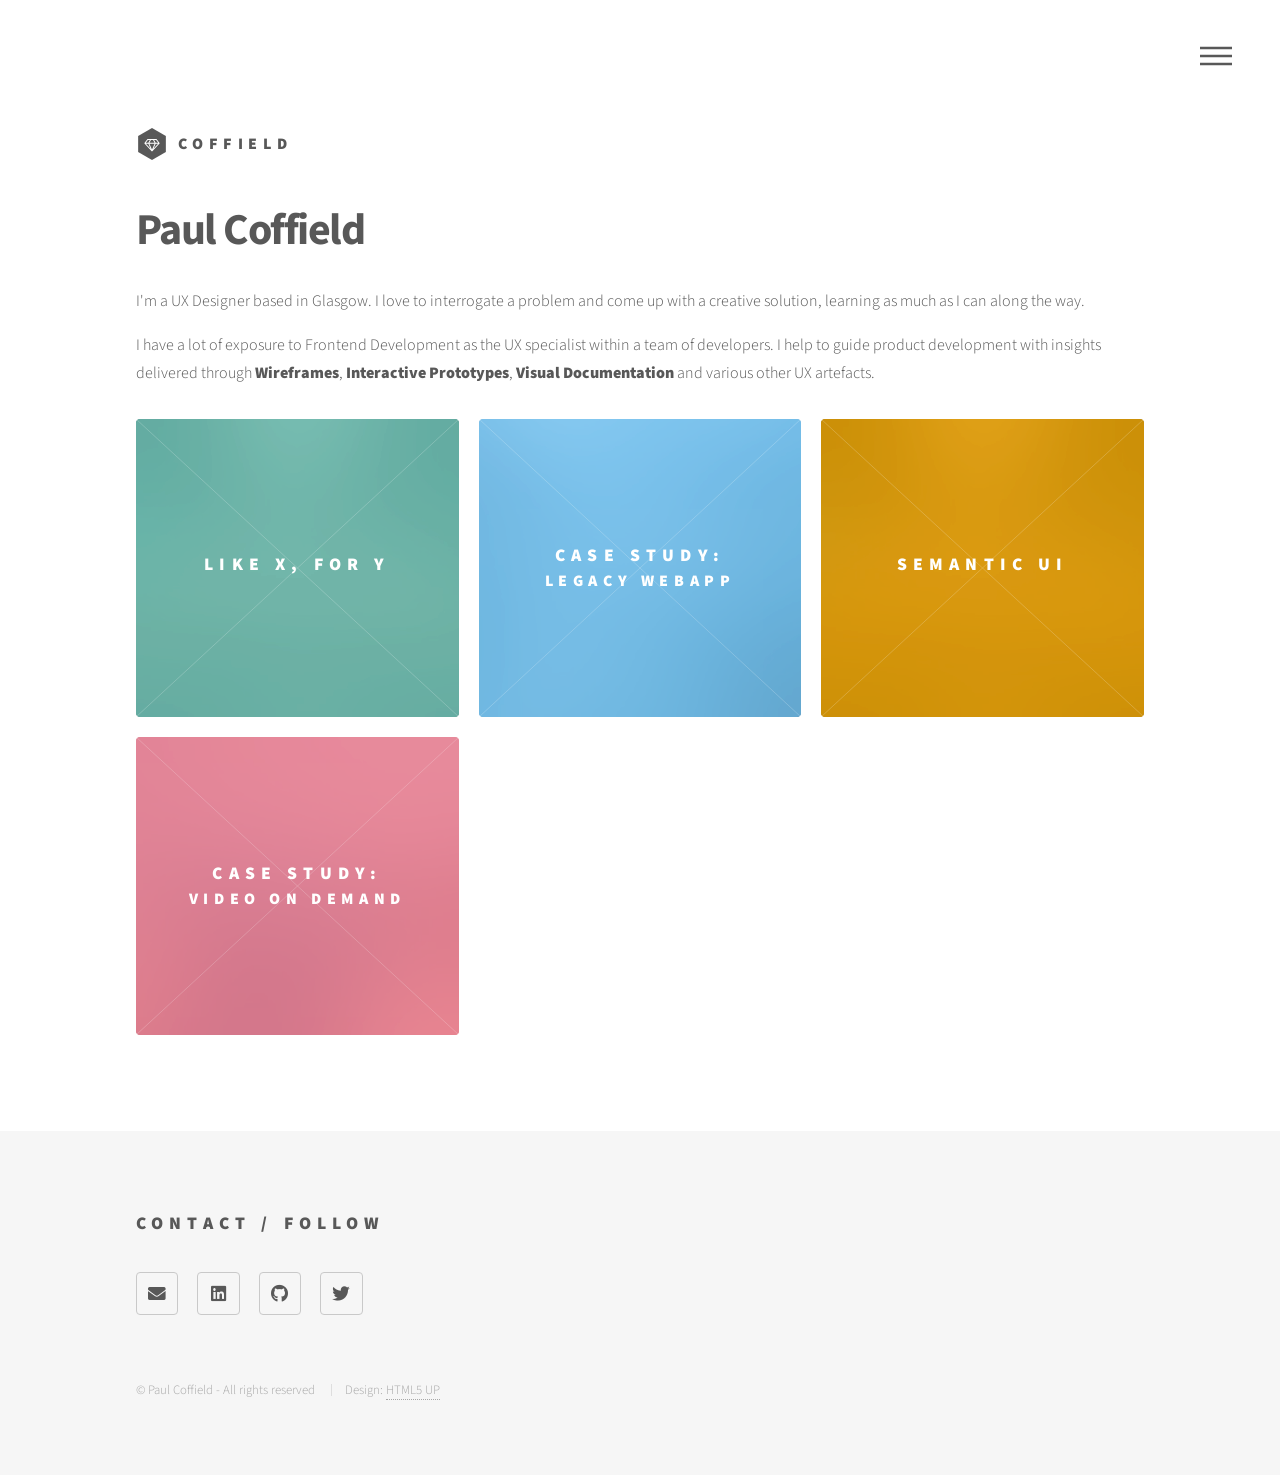
<file: old_site/index.html>
<!DOCTYPE html>
<!--
	Phantom by HTML5 UP
	html5up.net | @ajlkn
	Free for personal and commercial use under the CCA 3.0 license (html5up.net/license)
-->
<html>
  <head>
    <title>Paul Coffield - UX Designer</title>
    <meta charset="utf-8" />
    <meta name="viewport" content="width=device-width, initial-scale=1, user-scalable=no" />
    <link rel="stylesheet" href="assets/css/main.css" />
    <noscript><link rel="stylesheet" href="assets/css/noscript.css"/></noscript>
    <!-- Global site tag (gtag.js) - Google Analytics -->
    <script async src="https://www.googletagmanager.com/gtag/js?id=UA-141745808-1"></script>
    <script>
      window.dataLayer = window.dataLayer || [];
      function gtag() {
        dataLayer.push(arguments);
      }
      gtag('js', new Date());

      gtag('config', 'UA-141745808-1');
    </script>
  </head>
  <body class="is-preload">
    <!-- Wrapper -->
    <div id="wrapper">
      <!-- Header -->
      <header id="header">
        <div class="inner">
          <!-- Logo -->
          <a href="index.html" class="logo">
            <span class="symbol"><img src="images/logo.svg" alt=""/></span><span class="title">Coffield</span>
          </a>

          <!-- Nav -->
          <nav>
            <ul>
              <li><a href="#menu">Menu</a></li>
            </ul>
          </nav>
        </div>
      </header>

      <!-- Menu -->
      <nav id="menu">
        <h2>Menu</h2>
        <ul>
          <li><a href="index.html">Home</a></li>
          <li><a href="likexfory.html">Like X, For Y</a></li>
          <li><a href="semanticsketch.html">Semantic UI</a></li>
          <li><a href="legacywa.html">Legacy WebApp</a></li>
          <li><a href="vod.html">Video on Demand</a></li>
          <li><a href="about.html">About Me</a></li>
        </ul>
      </nav>

      <!-- Main -->
      <div id="main">
        <div class="inner">
          <header>
            <h1>
              Paul Coffield
            </h1>
            <p>
              I'm a UX Designer based in Glasgow. I love to interrogate a problem and come up with a creative solution, learning as much as I can along the way.
            </p>
            <p>
              I have a lot of exposure to Frontend Development as the UX specialist within a team of developers. I help to guide product development with
              insights delivered through <b>Wireframes</b>, <b>Interactive Prototypes</b>, <b>Visual Documentation</b> and various other UX artefacts.
            </p>
          </header>
          <section class="tiles">
            <article class="style3">
              <span class="image">
                <img src="images/pic03.jpg" alt="" />
              </span>
              <a href="likexfory.html">
                <h2>
                  Like X, For Y
                </h2>
                <div class="content">
                  <p>Idea generator for UX/UI designers</p>
                </div>
              </a>
            </article>

            <article class="style2">
              <span class="image">
                <img src="images/pic02.jpg" alt="" />
              </span>
              <a href="legacywa.html">
                <h2>
                  Case Study:
                </h2>
                <h3>
                  Legacy WebApp
                </h3>
              </a>
            </article>

            <article class="style6">
              <span class="image">
                <img src="images/pic03.jpg" alt="" />
              </span>
              <a href="semanticsketch.html">
                <h2>
                  Semantic UI
                </h2>
                <div class="content">
                  <p>Sketch UI Kit</p>
                </div>
              </a>
            </article>

            <article class="style1">
              <span class="image">
                <img src="images/pic01.jpg" alt="" />
              </span>
              <a href="vod.html">
                <h2>
                  Case Study:
                </h2>
                <h3>
                  Video on Demand
                </h3>
              </a>
            </article>
          </section>
        </div>
      </div>

      <!-- Footer -->
      <footer id="footer">
        <div class="inner">
          <section>
            <h2>Contact / Follow</h2>
            <ul class="icons">
              <!-- <li><a href="#" class="icon brands style2 fa-facebook-f"><span class="label">Facebook</span></a></li> -->
              <!-- <li><a href="#" class="icon brands style2 fa-dribbble"><span class="label">Dribbble</span></a></li> -->
              <li>
                <a href="mailto:paul@coffield.co.uk" class="icon solid style2 fa-envelope"><span class="label">Email</span></a>
              </li>
              <li>
                <a href="https://www.linkedin.com/in/paul-coffield/" class="icon brands style2 fa-linkedin"><span class="label">LinkedIn</span></a>
              </li>
              <li>
                <a href="https://github.com/PaulCoffield" class="icon brands style2 fa-github"><span class="label">GitHub</span></a>
              </li>
              <li>
                <a href="https://twitter.com/paulcoffield" class="icon brands style2 fa-twitter"><span class="label">Twitter</span></a>
              </li>
            </ul>
          </section>
          <ul class="copyright">
            <li>&copy; Paul Coffield - All rights reserved</li>
            <li>Design: <a href="http://html5up.net">HTML5 UP</a></li>
          </ul>
        </div>
      </footer>
    </div>

    <!-- Scripts -->
    <script src="assets/js/jquery.min.js"></script>
    <script src="assets/js/browser.min.js"></script>
    <script src="assets/js/breakpoints.min.js"></script>
    <script src="assets/js/util.js"></script>
    <script src="assets/js/main.js"></script>
  </body>
</html>
</file>
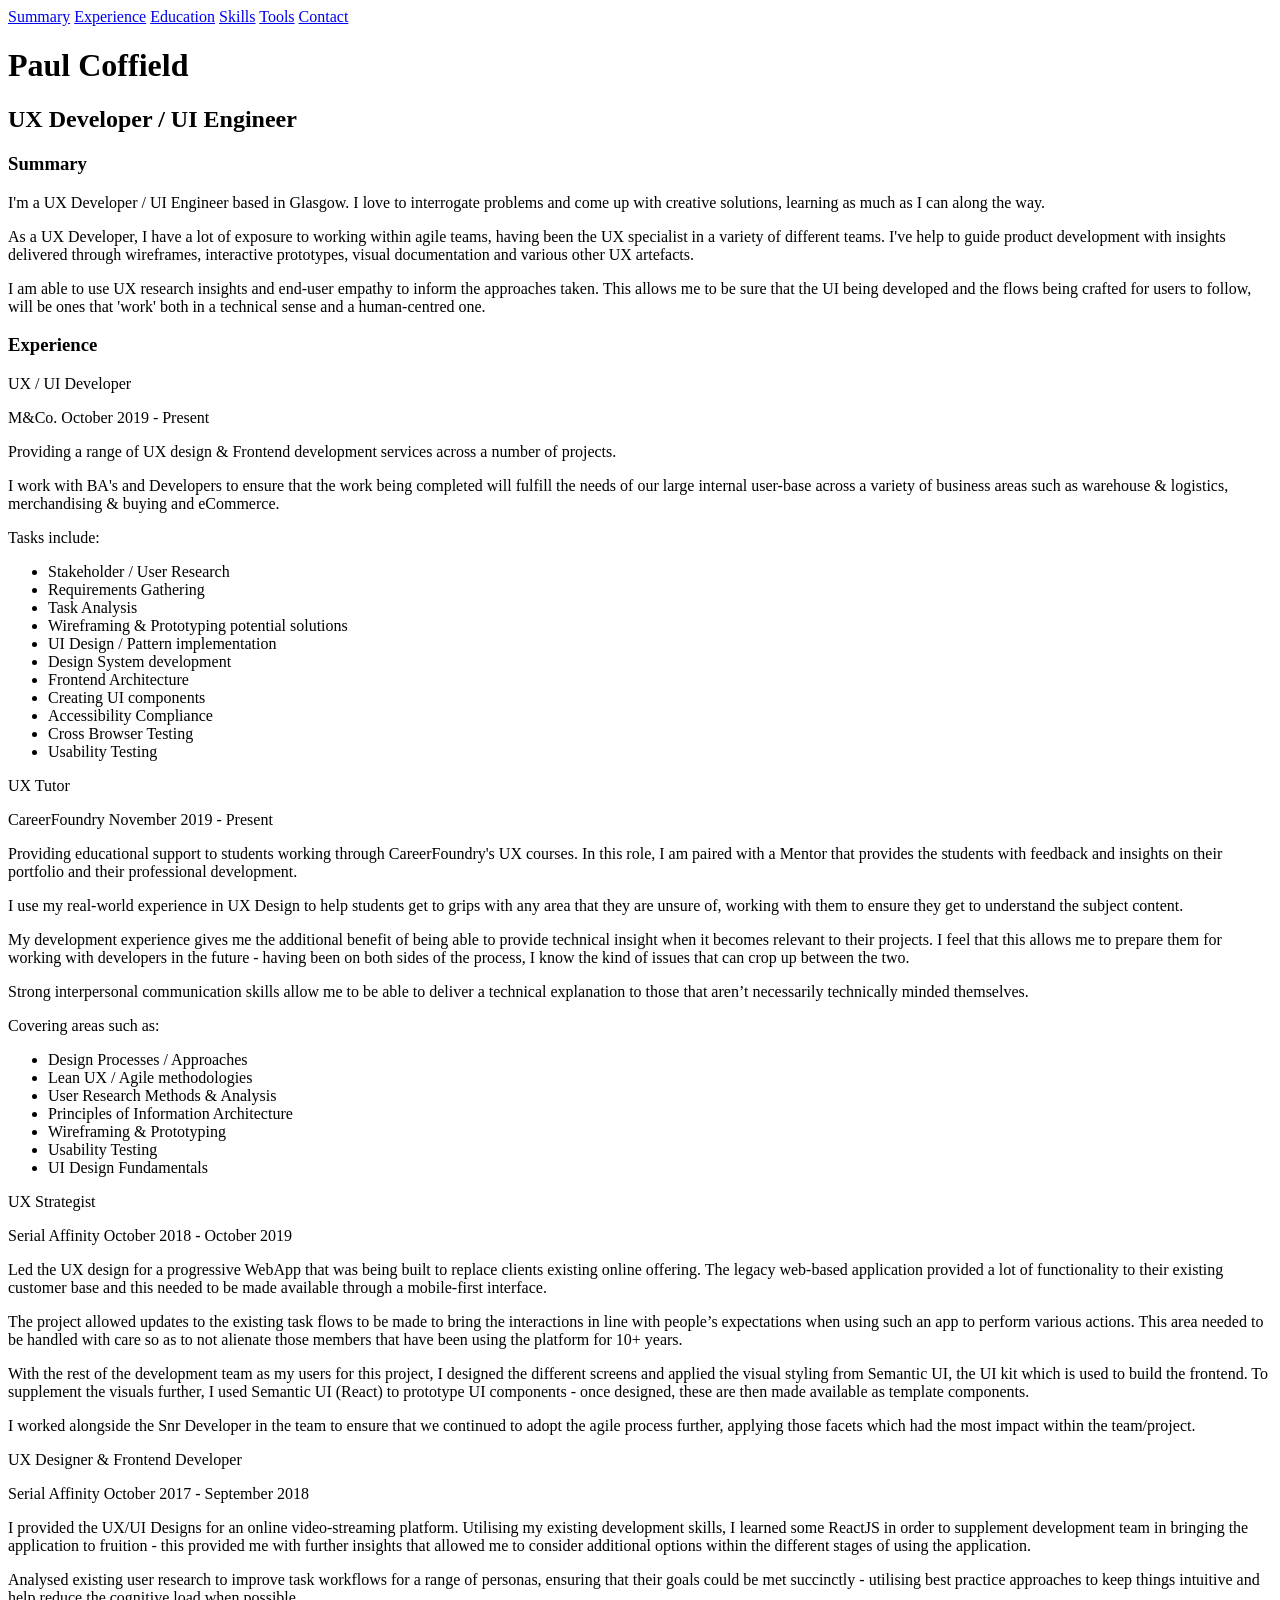
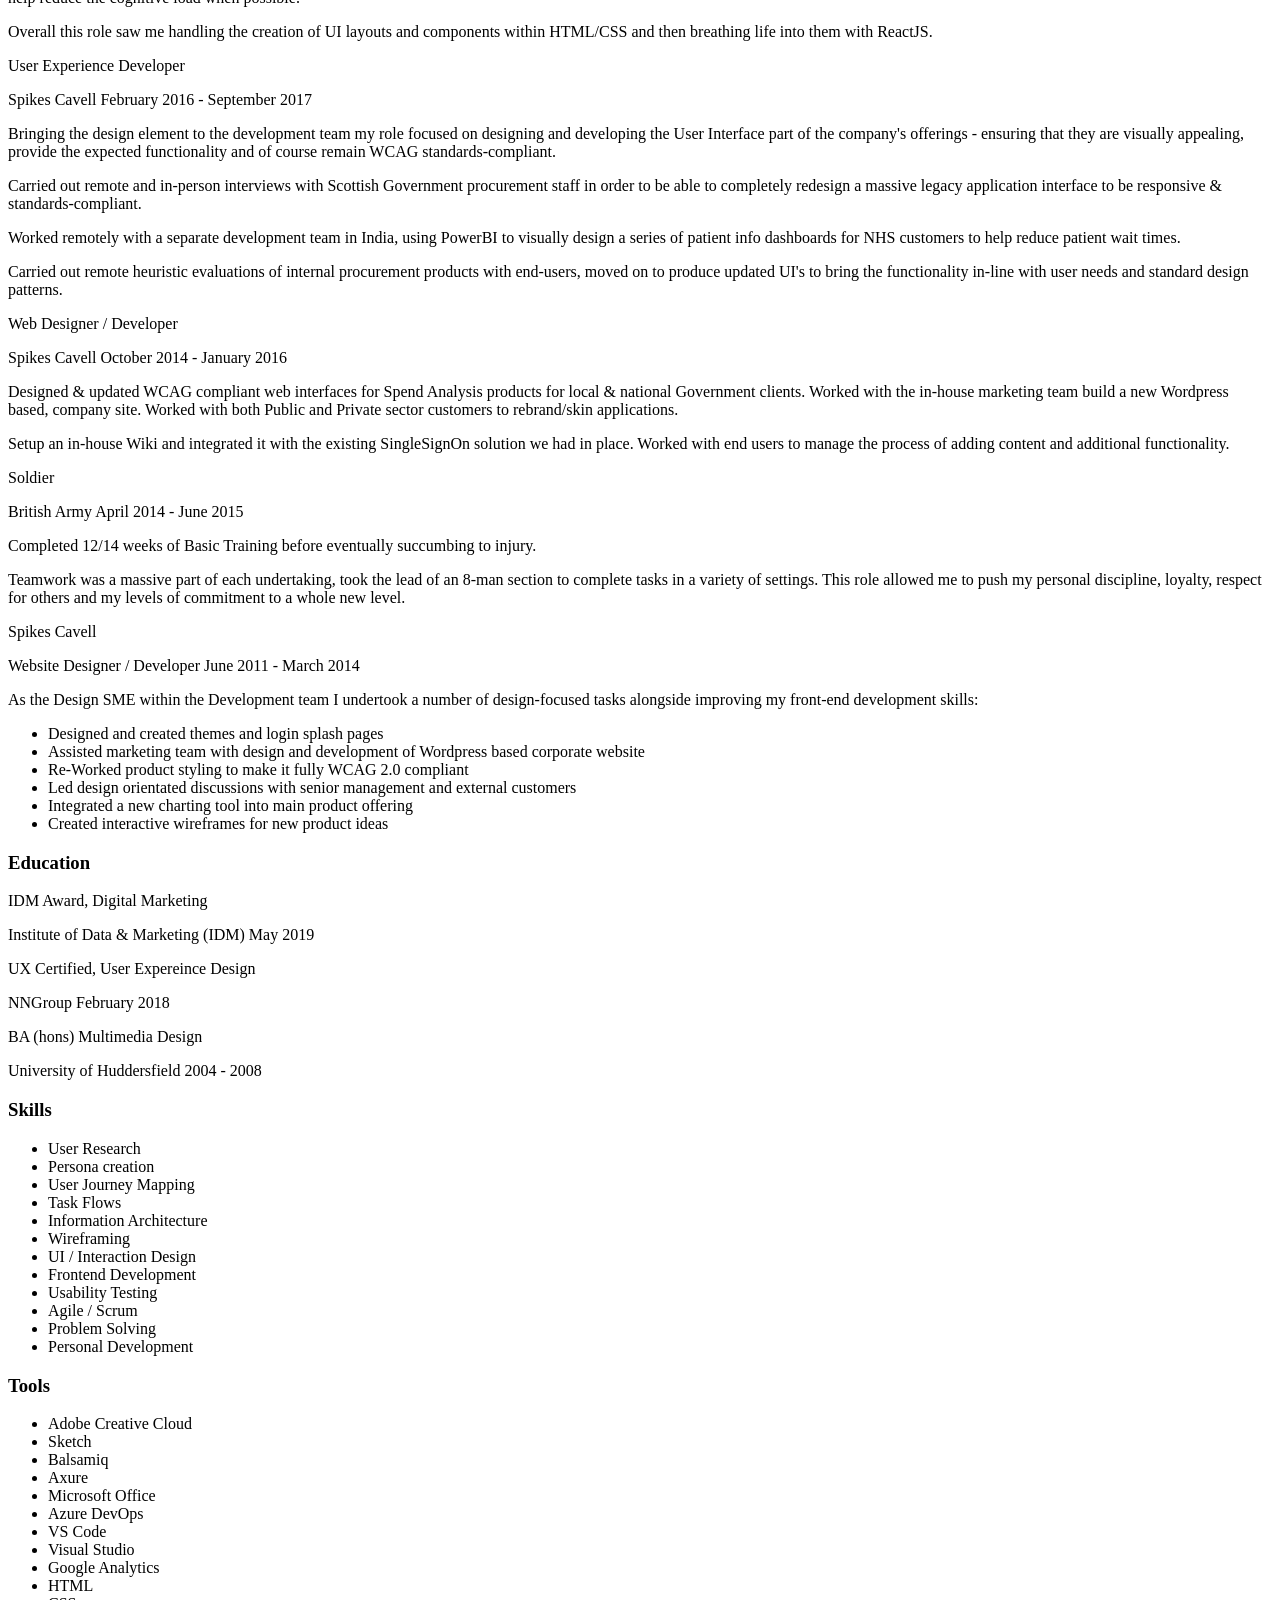
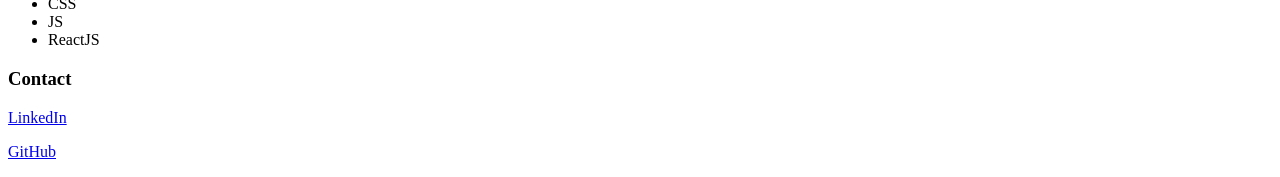
<file: old_site/glowing-barnacle/index.html>
<!DOCTYPE html>
<html lang="en">
  <head>
    <meta charset="UTF-8" />
    <meta name="viewport" content="width=device-width, initial-scale=1.0" />

    <!-- OG Data tags -->
    <meta property="og:url" content="https://coffield.co.uk/glowing-barnacle" />
    <meta
      property="og:title"
      content="Paul Coffield | UX Developer | UI Engineer"
    />
    <meta
      property="og:description"
      content="I'm a UX Developer / UI Engineer based in Glasgow. I love to interrogate problems and come up with creative solutions, learning as much as I can along the way."
    />
    <meta
      property="og:image"
      content="https://coffield.co.uk/images/PaulCoffield_UXDeveloper_og.png"
    />

    <title>Paul Coffield - UX Developer / UI Engineer</title>
  </head>

  <body>
    <nav>
      <a href="#summary" title="summary">Summary</a>
      <a href="#experience" title="experience">Experience</a>
      <a href="#education" title="education">Education</a>
      <a href="#skills" title="skills">Skills</a>
      <a href="#tools" title="tools">Tools</a>
      <a href="#contact" title="contact">Contact</a>
    </nav>

    <header>
      <h1>
        Paul Coffield
        <h2>UX Developer / UI Engineer</h2>
      </h1>

      <section id="summary">
        <h3>Summary</h3>
        <p>
          I'm a UX Developer / UI Engineer based in Glasgow. I love to
          interrogate problems and come up with creative solutions, learning as
          much as I can along the way.
        </p>
        <p>
          As a UX Developer, I have a lot of exposure to working within agile
          teams, having been the UX specialist in a variety of different teams.
          I've help to guide product development with insights delivered through
          wireframes, interactive prototypes, visual documentation and various
          other UX artefacts.
        </p>
        <p>
          I am able to use UX research insights and end-user empathy to inform
          the approaches taken. This allows me to be sure that the UI being
          developed and the flows being crafted for users to follow, will be
          ones that 'work' both in a technical sense and a human-centred one.
        </p>
      </section>
    </header>
    <main>
      <section id="experience">
        <h3>Experience</h3>
        <article>
          <p class="job-title">UX / UI Developer</p>
          <p class="employer">
            M&Co.
            <span class="employment-dates">October 2019 - Present</span>
          </p>
          <div class="job-description">
            <p>
              Providing a range of UX design & Frontend development services
              across a number of projects.
            </p>
            <p>
              I work with BA's and Developers to ensure that the work being
              completed will fulfill the needs of our large internal user-base
              across a variety of business areas such as warehouse & logistics,
              merchandising & buying and eCommerce.
            </p>
            <p>Tasks include:</p>
            <ul>
              <li>Stakeholder / User Research</li>
              <li>Requirements Gathering</li>
              <li>Task Analysis</li>
              <li>
                Wireframing & Prototyping potential solutions
              </li>
              <li>
                UI Design / Pattern implementation
              </li>
              <li>
                Design System development
              </li>
              <li>Frontend Architecture</li>
              <li>Creating UI components</li>
              <li>Accessibility Compliance</li>
              <li>Cross Browser Testing</li>
              <li>Usability Testing</li>
            </ul>
          </div>
        </article>
        <article>
          <p class="job-title">UX Tutor</p>
          <p class="employer">
            CareerFoundry
            <span class="employment-dates">November 2019 - Present</span>
          </p>
          <div class="job-description">
            <p>
              Providing educational support to students working through
              CareerFoundry's UX courses. In this role, I am paired with a
              Mentor that provides the students with feedback and insights on
              their portfolio and their professional development.
            </p>
            <p>
              I use my real-world experience in UX Design to help students get
              to grips with any area that they are unsure of, working with them
              to ensure they get to understand the subject content.
            </p>
            <p>
              My development experience gives me the additional benefit of being
              able to provide technical insight when it becomes relevant to
              their projects. I feel that this allows me to prepare them for
              working with developers in the future - having been on both sides
              of the process, I know the kind of issues that can crop up between
              the two.
            </p>
            <p>
              Strong interpersonal communication skills allow me to be able to
              deliver a technical explanation to those that aren’t necessarily
              technically minded themselves.
            </p>
            <p>Covering areas such as:</p>
            <ul>
              <li>Design Processes / Approaches</li>
              <li>Lean UX / Agile methodologies</li>
              <li>User Research Methods & Analysis</li>
              <li>Principles of Information Architecture</li>
              <li>Wireframing & Prototyping</li>
              <li>Usability Testing</li>
              <li>UI Design Fundamentals</li>
            </ul>
          </div>
        </article>
        <article>
          <p class="job-title">UX Strategist</p>
          <p class="employer">
            Serial Affinity
            <span class="employment-dates">October 2018 - October 2019</span>
          </p>
          <div class="job-description">
            <p>
              Led the UX design for a progressive WebApp that was being built to
              replace clients existing online offering. The legacy web-based
              application provided a lot of functionality to their existing
              customer base and this needed to be made available through a
              mobile-first interface.
            </p>
            <p>
              The project allowed updates to the existing task flows to be made
              to bring the interactions in line with people’s expectations when
              using such an app to perform various actions. This area needed to
              be handled with care so as to not alienate those members that have
              been using the platform for 10+ years.
            </p>
            <p>
              With the rest of the development team as my users for this
              project, I designed the different screens and applied the visual
              styling from Semantic UI, the UI kit which is used to build the
              frontend. To supplement the visuals further, I used Semantic UI
              (React) to prototype UI components - once designed, these are then
              made available as template components.
            </p>
            <p>
              I worked alongside the Snr Developer in the team to ensure that we
              continued to adopt the agile process further, applying those
              facets which had the most impact within the team/project.
            </p>
          </div>
        </article>
        <article>
          <p class="job-title">UX Designer & Frontend Developer</p>
          <p class="employer">
            Serial Affinity
            <span class="employment-dates">October 2017 - September 2018</span>
          </p>
          <div class="job-description">
            <p>
              I provided the UX/UI Designs for an online video-streaming
              platform. Utilising my existing development skills, I learned some
              ReactJS in order to supplement development team in bringing the
              application to fruition - this provided me with further insights
              that allowed me to consider additional options within the
              different stages of using the application.
            </p>
            <p>
              Analysed existing user research to improve task workflows for a
              range of personas, ensuring that their goals could be met
              succinctly - utilising best practice approaches to keep things
              intuitive and help reduce the cognitive load when possible.
            </p>
            <p>
              Overall this role saw me handling the creation of UI layouts and
              components within HTML/CSS and then breathing life into them with
              ReactJS.
            </p>
          </div>
        </article>
        <article>
          <p class="job-title">User Experience Developer</p>
          <p class="employer">
            Spikes Cavell
            <span class="employment-dates">February 2016 - September 2017</span>
          </p>
          <div class="job-description">
            <p>
              Bringing the design element to the development team my role
              focused on designing and developing the User Interface part of the
              company's offerings - ensuring that they are visually appealing,
              provide the expected functionality and of course remain WCAG
              standards-compliant.
            </p>
            <p>
              Carried out remote and in-person interviews with Scottish
              Government procurement staff in order to be able to completely
              redesign a massive legacy application interface to be responsive &
              standards-compliant.
            </p>
            <p>
              Worked remotely with a separate development team in India, using
              PowerBI to visually design a series of patient info dashboards for
              NHS customers to help reduce patient wait times.
            </p>
            <p>
              Carried out remote heuristic evaluations of internal procurement
              products with end-users, moved on to produce updated UI's to bring
              the functionality in-line with user needs and standard design
              patterns.
            </p>
          </div>
        </article>
        <article>
          <p class="job-title">Web Designer / Developer</p>
          <p class="employer">
            Spikes Cavell
            <span class="employment-dates">October 2014 - January 2016</span>
          </p>
          <div class="job-description">
            <p>
              Designed & updated WCAG compliant web interfaces for Spend
              Analysis products for local & national Government clients. Worked
              with the in-house marketing team build a new Wordpress based,
              company site. Worked with both Public and Private sector customers
              to rebrand/skin applications.
            </p>
            <p>
              Setup an in-house Wiki and integrated it with the existing
              SingleSignOn solution we had in place. Worked with end users to
              manage the process of adding content and additional functionality.
            </p>
          </div>
        </article>
        <article>
          <p class="job-title">Soldier</p>
          <p class="employer">
            British Army
            <span class="employment-dates">April 2014 - June 2015</span>
          </p>
          <div class="job-description">
            <p>
              Completed 12/14 weeks of Basic Training before eventually
              succumbing to injury.
            </p>
            <p>
              Teamwork was a massive part of each undertaking, took the lead of
              an 8-man section to complete tasks in a variety of settings. This
              role allowed me to push my personal discipline, loyalty, respect
              for others and my levels of commitment to a whole new level.
            </p>
          </div>
        </article>
        <article>
          <p class="job-title">Spikes Cavell</p>
          <p class="employer">
            Website Designer / Developer
            <span class="employment-dates">June 2011 - March 2014</span>
          </p>
          <div class="job-description">
            <p>
              As the Design SME within the Development team I undertook a number
              of design-focused tasks alongside improving my front-end
              development skills:
            </p>
            <ul>
              <li>Designed and created themes and login splash pages</li>
              <li>
                Assisted marketing team with design and development of Wordpress
                based corporate website
              </li>
              <li>
                Re-Worked product styling to make it fully WCAG 2.0 compliant
              </li>
              <li>
                Led design orientated discussions with senior management and
                external customers
              </li>
              <li>Integrated a new charting tool into main product offering</li>
              <li>Created interactive wireframes for new product ideas</li>
            </ul>
          </div>
        </article>
        <!-- <article>
                <p class="job-title"></p>
                <p class="employer">
                    <span class="employment-dates"></span>
                </p>
                <div class="job-description">
                    <p></p>
                </div>
            </article> -->
      </section>
    </main>

    <section id="education">
      <h3>Education</h3>
      <article>
        <p class="qualification">IDM Award, Digital Marketing</p>
        <p class="institution">
          Institute of Data & Marketing (IDM)
          <span class="awarded-date">May 2019</span>
        </p>
      </article>
      <article>
        <p class="qualification">UX Certified, User Expereince Design</p>
        <p class="institution">
          NNGroup
          <span class="awarded-date">February 2018</span>
        </p>
      </article>
      <article>
        <p class="qualification">BA (hons) Multimedia Design</p>
        <p class="institution">
          University of Huddersfield
          <span class="awarded-date">2004 - 2008</span>
        </p>
      </article>
    </section>

    <aside>
      <section id="skills">
        <h3>Skills</h3>
        <ul>
          <li>User Research</li>
          <li>Persona creation</li>
          <li>User Journey Mapping</li>
          <li>Task Flows</li>
          <li>Information Architecture</li>
          <li>Wireframing</li>
          <li>UI / Interaction Design</li>
          <li>Frontend Development</li>
          <li>Usability Testing</li>
          <li>Agile / Scrum</li>
          <li>Problem Solving</li>
          <li>Personal Development</li>
        </ul>
      </section>

      <section id="tools">
        <h3>Tools</h3>
        <ul>
          <li>Adobe Creative Cloud</li>
          <li>Sketch</li>
          <li>Balsamiq</li>
          <li>Axure</li>
          <li>Microsoft Office</li>
          <li>Azure DevOps</li>
          <li>VS Code</li>
          <li>Visual Studio</li>
          <li>Google Analytics</li>
          <li>HTML</li>
          <li>CSS</li>
          <li>JS</li>
          <li>ReactJS</li>
        </ul>
      </section>
    </aside>

    <footer>
      <section id="contact">
        <h3>Contact</h3>
        <article>
          <p>
            <a
              href="www.linkedin.com/in/paul-coffield"
              title="Connect with me on LinkedIn"
              >LinkedIn</a
            >
          </p>
          <p>
            <a
              href="https://github.com/PaulCoffield"
              title="Check out my projects on GitHub"
              >GitHub</a
            >
          </p>
        </article>
      </section>
    </footer>
  </body>
</html>
</file>
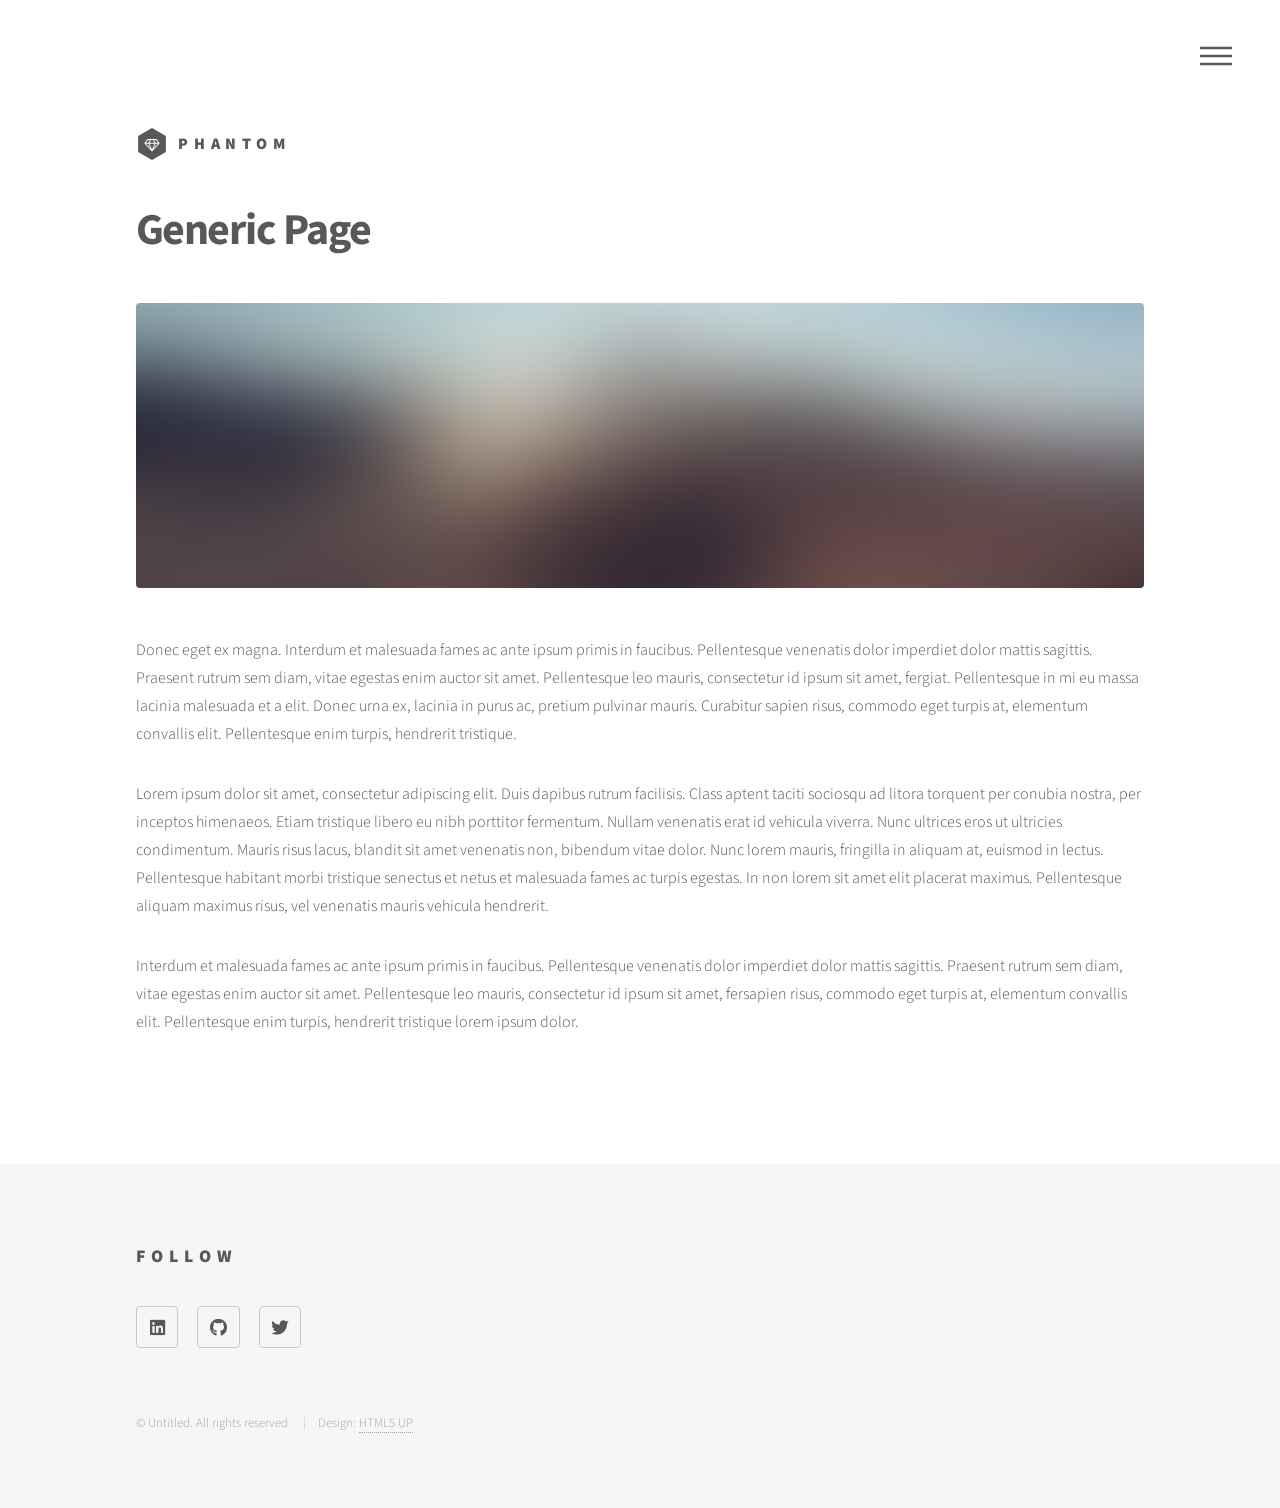
<file: generic.html>
<!DOCTYPE html>
<!--
	Phantom by HTML5 UP
	html5up.net | @ajlkn
	Free for personal and commercial use under the CCA 3.0 license (html5up.net/license)
-->
<html>
  <head>
    <title>Paul Coffield - UX Designer</title>
    <meta charset="utf-8" />
    <meta name="viewport" content="width=device-width, initial-scale=1, user-scalable=no" />
    <link rel="stylesheet" href="assets/css/main.css" />
    <noscript><link rel="stylesheet" href="assets/css/noscript.css"/></noscript>
  </head>
  <body class="is-preload">
    <!-- Wrapper -->
    <div id="wrapper">
      <!-- Header -->
      <header id="header">
        <div class="inner">
          <!-- Logo -->
          <a href="index.html" class="logo">
            <span class="symbol"><img src="images/logo.svg" alt=""/></span><span class="title">Phantom</span>
          </a>

          <!-- Nav -->
          <nav>
            <ul>
              <li><a href="#menu">Menu</a></li>
            </ul>
          </nav>
        </div>
      </header>

      <!-- Menu -->
      <nav id="menu">
        <h2>Menu</h2>
        <ul>
          <li><a href="index.html">Home</a></li>
          <li><a href="generic.html">Ipsum veroeros</a></li>
          <li><a href="generic.html">Tempus etiam</a></li>
          <li><a href="generic.html">Consequat dolor</a></li>
          <li><a href="elements.html">Elements</a></li>
        </ul>
      </nav>

      <!-- Main -->
      <div id="main">
        <div class="inner">
          <h1>Generic Page</h1>
          <span class="image main"><img src="images/pic13.jpg" alt=""/></span>
          <p>
            Donec eget ex magna. Interdum et malesuada fames ac ante ipsum primis in faucibus. Pellentesque venenatis dolor imperdiet dolor mattis sagittis.
            Praesent rutrum sem diam, vitae egestas enim auctor sit amet. Pellentesque leo mauris, consectetur id ipsum sit amet, fergiat. Pellentesque in mi eu
            massa lacinia malesuada et a elit. Donec urna ex, lacinia in purus ac, pretium pulvinar mauris. Curabitur sapien risus, commodo eget turpis at,
            elementum convallis elit. Pellentesque enim turpis, hendrerit tristique.
          </p>
          <p>
            Lorem ipsum dolor sit amet, consectetur adipiscing elit. Duis dapibus rutrum facilisis. Class aptent taciti sociosqu ad litora torquent per conubia
            nostra, per inceptos himenaeos. Etiam tristique libero eu nibh porttitor fermentum. Nullam venenatis erat id vehicula viverra. Nunc ultrices eros ut
            ultricies condimentum. Mauris risus lacus, blandit sit amet venenatis non, bibendum vitae dolor. Nunc lorem mauris, fringilla in aliquam at, euismod
            in lectus. Pellentesque habitant morbi tristique senectus et netus et malesuada fames ac turpis egestas. In non lorem sit amet elit placerat
            maximus. Pellentesque aliquam maximus risus, vel venenatis mauris vehicula hendrerit.
          </p>
          <p>
            Interdum et malesuada fames ac ante ipsum primis in faucibus. Pellentesque venenatis dolor imperdiet dolor mattis sagittis. Praesent rutrum sem
            diam, vitae egestas enim auctor sit amet. Pellentesque leo mauris, consectetur id ipsum sit amet, fersapien risus, commodo eget turpis at, elementum
            convallis elit. Pellentesque enim turpis, hendrerit tristique lorem ipsum dolor.
          </p>
        </div>
      </div>

      <!-- Footer -->
      <footer id="footer">
        <div class="inner">
          <section>
            <h2>Follow</h2>
            <ul class="icons">
              <!-- <li><a href="#" class="icon brands style2 fa-facebook-f"><span class="label">Facebook</span></a></li> -->
              <!-- <li><a href="#" class="icon brands style2 fa-dribbble"><span class="label">Dribbble</span></a></li> -->
              <li>
                <a href="https://www.linkedin.com/in/paul-coffield/" class="icon brands style2 fa-linkedin"><span class="label">LinkedIn</span></a>
              </li>
              <li>
                <a href="https://github.com/PaulCoffield" class="icon brands style2 fa-github"><span class="label">GitHub</span></a>
              </li>
              <li>
                <a href="https://twitter.com/paulcoffield" class="icon brands style2 fa-twitter"><span class="label">Twitter</span></a>
              </li>
            </ul>
          </section>
          <ul class="copyright">
            <li>&copy; Untitled. All rights reserved</li>
            <li>Design: <a href="http://html5up.net">HTML5 UP</a></li>
          </ul>
        </div>
      </footer>
    </div>

    <!-- Scripts -->
    <script src="assets/js/jquery.min.js"></script>
    <script src="assets/js/browser.min.js"></script>
    <script src="assets/js/breakpoints.min.js"></script>
    <script src="assets/js/util.js"></script>
    <script src="assets/js/main.js"></script>
  </body>
</html>
</file>
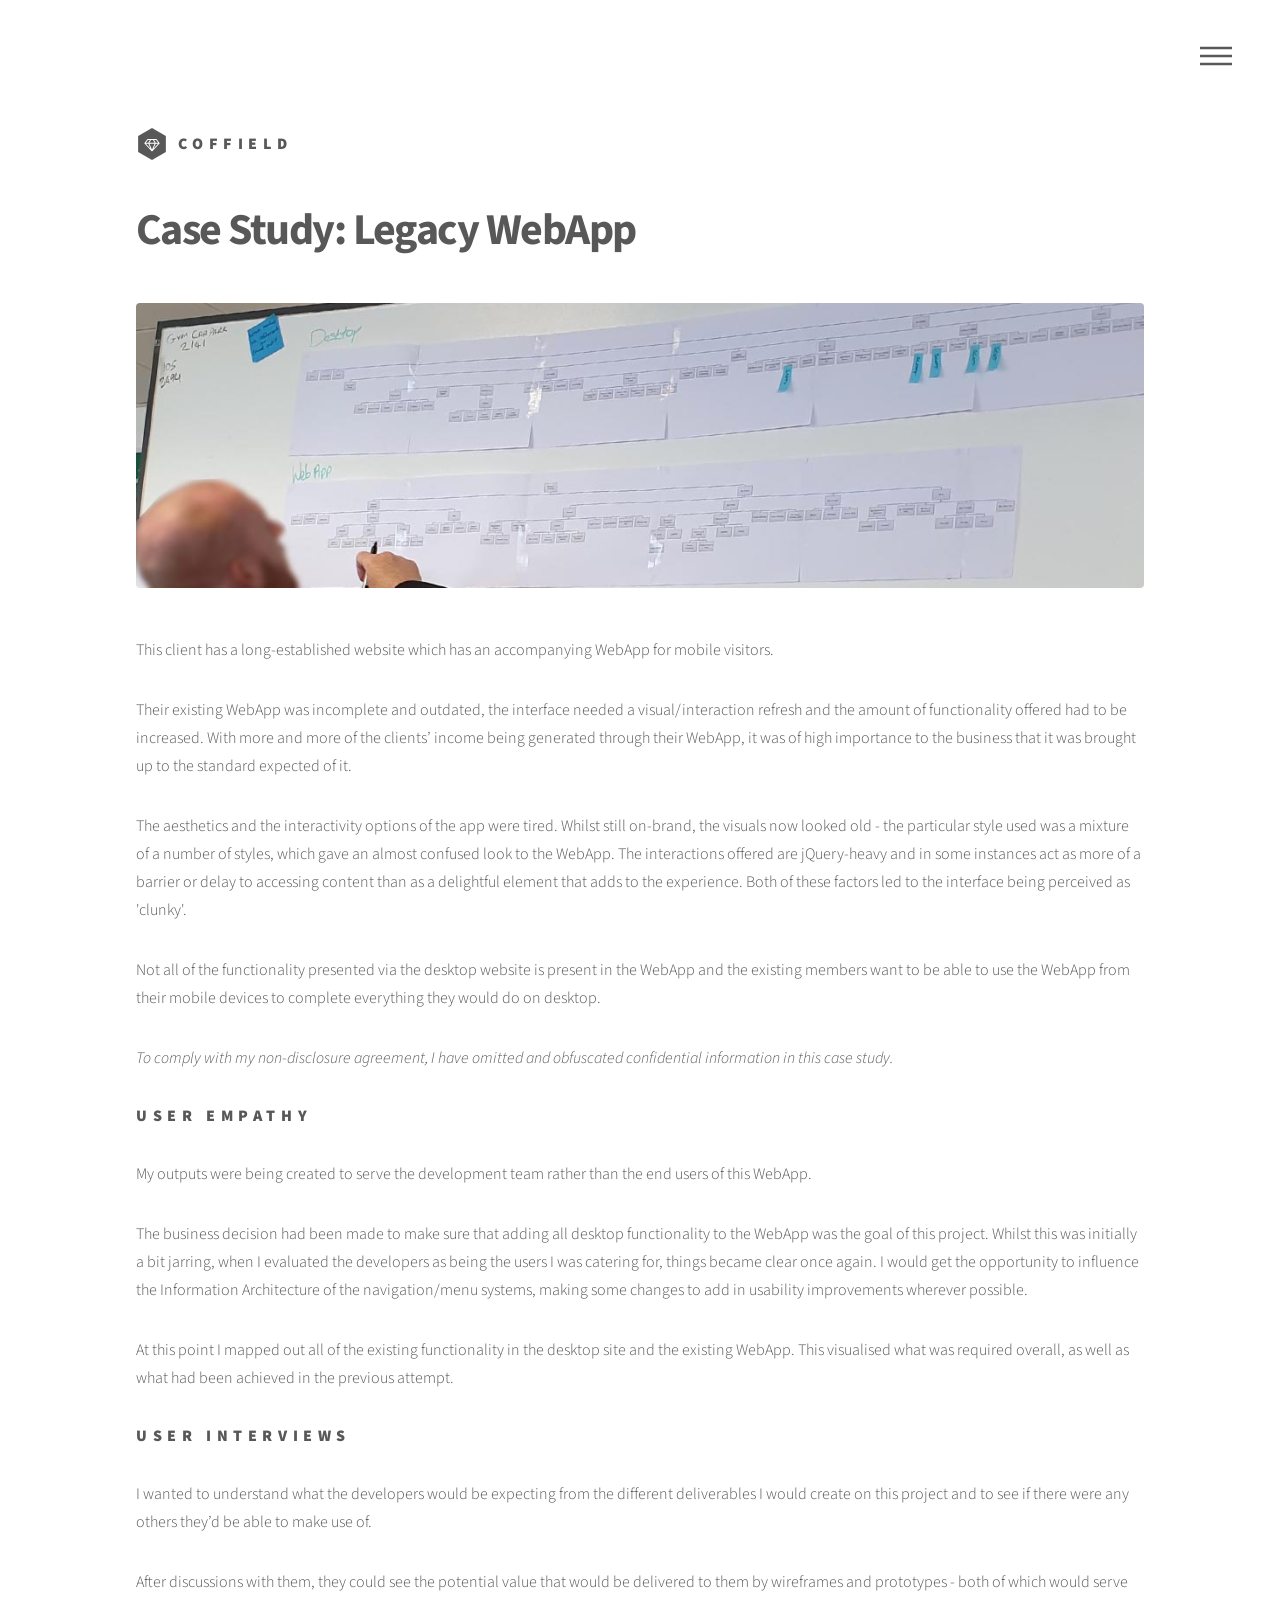
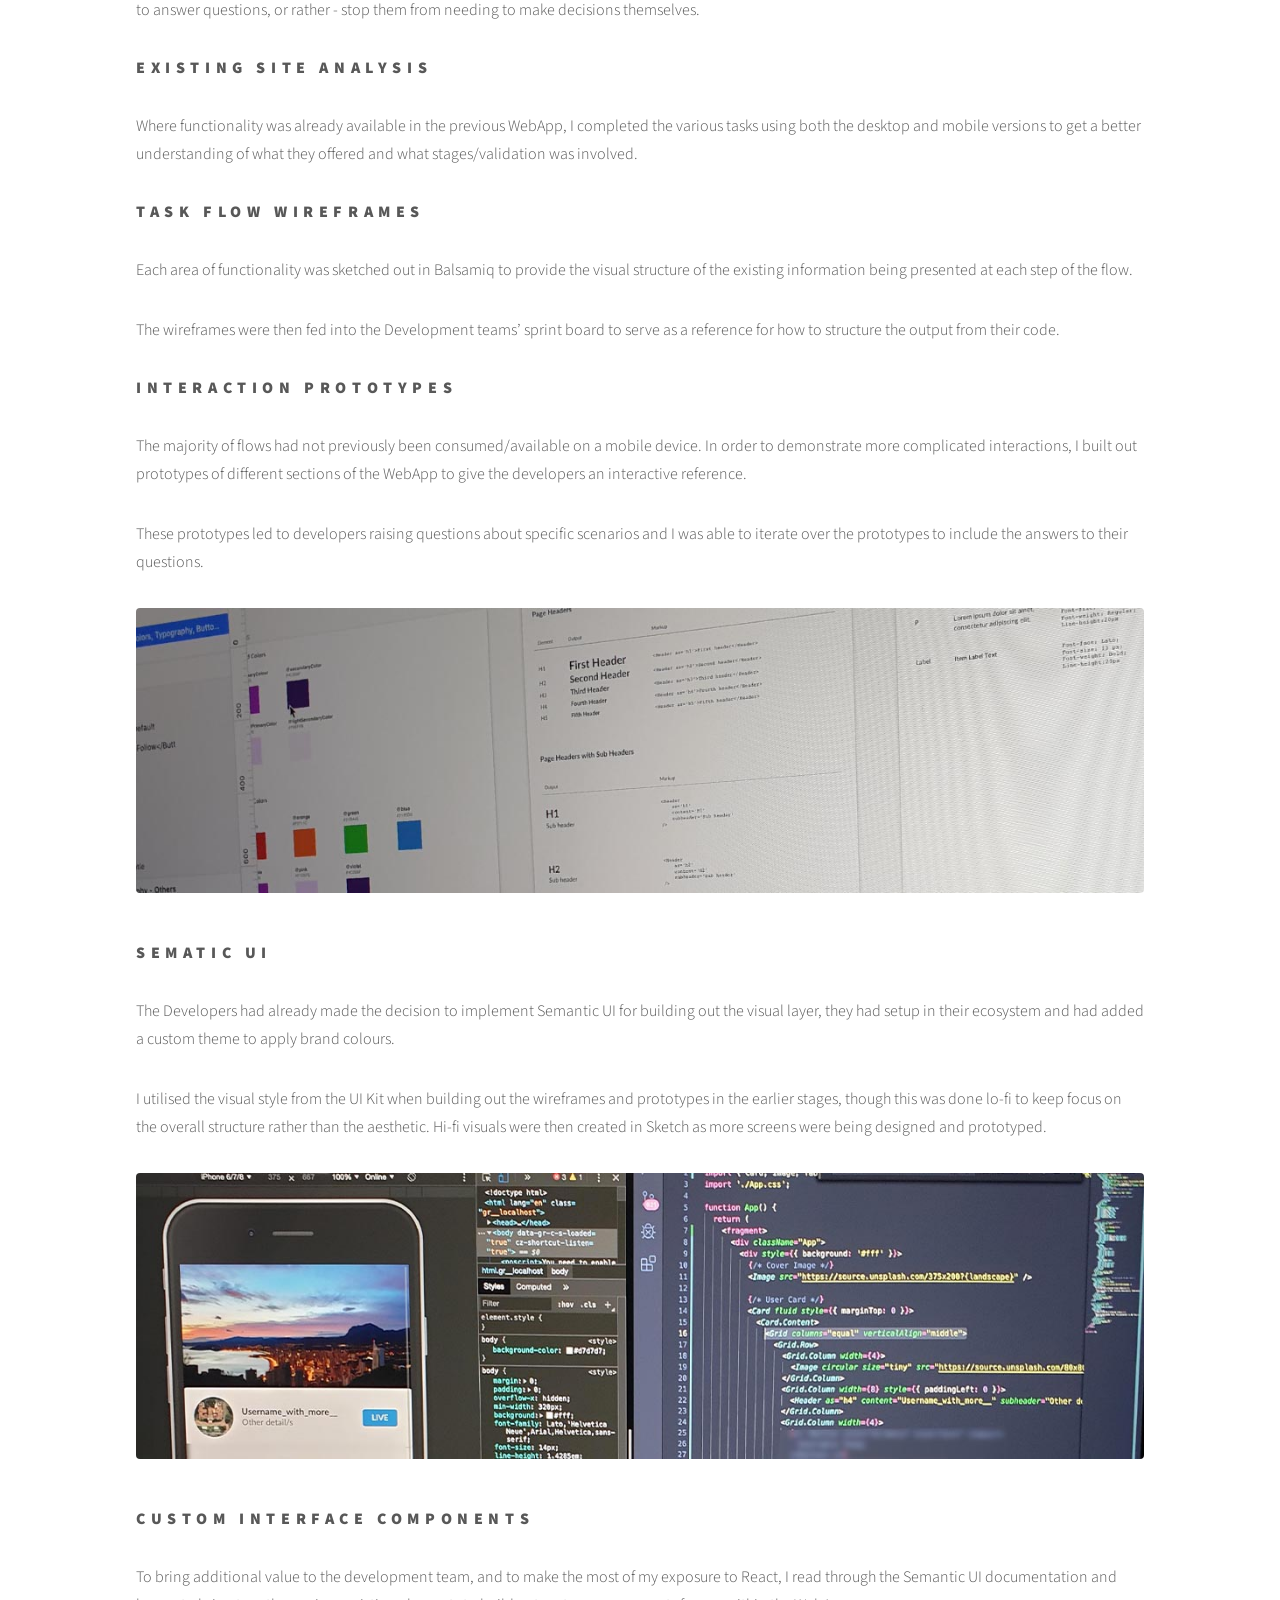
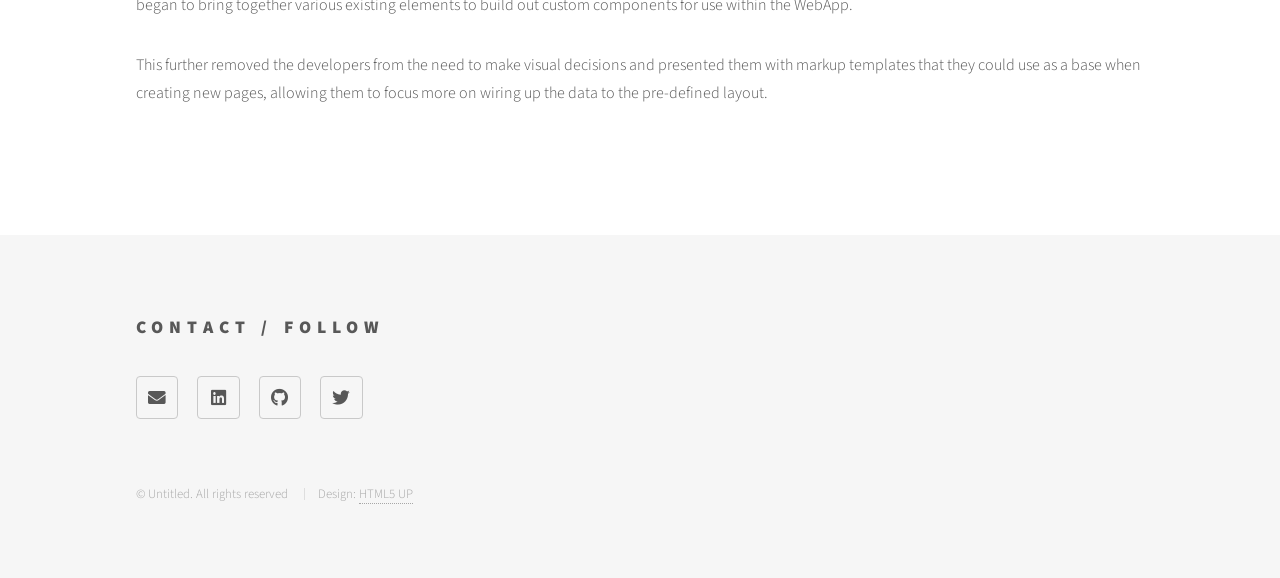
<file: legacywa.html>
<!DOCTYPE html>
<!--
	Phantom by HTML5 UP
	html5up.net | @ajlkn
	Free for personal and commercial use under the CCA 3.0 license (html5up.net/license)
-->
<html>
  <head>
    <title>Paul Coffield - UX Designer</title>
    <meta charset="utf-8" />
    <meta name="viewport" content="width=device-width, initial-scale=1, user-scalable=no" />
    <link rel="stylesheet" href="assets/css/main.css" />
    <noscript><link rel="stylesheet" href="assets/css/noscript.css"/></noscript>
    <!-- Global site tag (gtag.js) - Google Analytics -->
    <script async src="https://www.googletagmanager.com/gtag/js?id=UA-141745808-1"></script>
    <script>
      window.dataLayer = window.dataLayer || [];
      function gtag() {
        dataLayer.push(arguments);
      }
      gtag('js', new Date());

      gtag('config', 'UA-141745808-1');
    </script>
  </head>
  <body class="is-preload">
    <!-- Wrapper -->
    <div id="wrapper">
      <!-- Header -->
      <header id="header">
        <div class="inner">
          <!-- Logo -->
          <a href="index.html" class="logo">
            <span class="symbol"><img src="images/logo.svg" alt=""/></span><span class="title">Coffield</span>
          </a>

          <!-- Nav -->
          <nav>
            <ul>
              <li><a href="#menu">Menu</a></li>
            </ul>
          </nav>
        </div>
      </header>

      <!-- Menu -->
      <nav id="menu">
        <h2>Menu</h2>
        <ul>
          <li><a href="index.html">Home</a></li>
          <li><a href="likexfory.html">Like X, For Y</a></li>
          <li><a href="semanticsketch.html">Semantic UI</a></li>
          <li><a href="legacywa.html">Legacy WebApp</a></li>
          <li><a href="vod.html">Video on Demand</a></li>
          <li><a href="about.html">About Me</a></li>
        </ul>
      </nav>

      <!-- Main -->
      <div id="main">
        <div class="inner">
          <h1>Case Study: Legacy WebApp</h1>
          <span class="image main"><img src="images/lwa-1.jpg" alt=""/></span>
          <section>
            <p>
              This client has a long-established website which has an accompanying WebApp for mobile visitors.
            </p>

            <p>
              Their existing WebApp was incomplete and outdated, the interface needed a visual/interaction refresh and the amount of functionality offered had
              to be increased. With more and more of the clients’ income being generated through their WebApp, it was of high importance to the business that it
              was brought up to the standard expected of it.
            </p>
            <p>
              The aesthetics and the interactivity options of the app were tired. Whilst still on-brand, the visuals now looked old - the particular style used
              was a mixture of a number of styles, which gave an almost confused look to the WebApp. The interactions offered are jQuery-heavy and in some
              instances act as more of a barrier or delay to accessing content than as a delightful element that adds to the experience. Both of these factors
              led to the interface being perceived as 'clunky'.
            </p>

            <p>
              Not all of the functionality presented via the desktop website is present in the WebApp and the existing members want to be able to use the WebApp
              from their mobile devices to complete everything they would do on desktop.
            </p>

            <p><i>To comply with my non-disclosure agreement, I have omitted and obfuscated confidential information in this case study.</i></p>
          </section>

          <section>
            <h3>User Empathy</h3>

            <p>
              My outputs were being created to serve the development team rather than the end users of this WebApp.
            </p>
            <p>
              The business decision had been made to make sure that adding all desktop functionality to the WebApp was the goal of this project. Whilst this was
              initially a bit jarring, when I evaluated the developers as being the users I was catering for, things became clear once again. I would get the
              opportunity to influence the Information Architecture of the navigation/menu systems, making some changes to add in usability improvements
              wherever possible.
            </p>
            <p>
              At this point I mapped out all of the existing functionality in the desktop site and the existing WebApp. This visualised what was required
              overall, as well as what had been achieved in the previous attempt.
            </p>
          </section>

          <section>
            <h3>User Interviews</h3>

            <p>
              I wanted to understand what the developers would be expecting from the different deliverables I would create on this project and to see if there
              were any others they’d be able to make use of.
            </p>

            <p>
              After discussions with them, they could see the potential value that would be delivered to them by wireframes and prototypes - both of which would
              serve to answer questions, or rather - stop them from needing to make decisions themselves.
            </p>
          </section>

          <section>
            <h3>Existing Site Analysis</h3>

            <p>
              Where functionality was already available in the previous WebApp, I completed the various tasks using both the desktop and mobile versions to get
              a better understanding of what they offered and what stages/validation was involved.
            </p>
          </section>

          <section>
            <h3>Task Flow Wireframes</h3>

            <p>
              Each area of functionality was sketched out in Balsamiq to provide the visual structure of the existing information being presented at each step
              of the flow.
            </p>
            <p>
              The wireframes were then fed into the Development teams’ sprint board to serve as a reference for how to structure the output from their code.
            </p>
          </section>

          <section>
            <h3>Interaction Prototypes</h3>
            <p>
              The majority of flows had not previously been consumed/available on a mobile device. In order to demonstrate more complicated interactions, I
              built out prototypes of different sections of the WebApp to give the developers an interactive reference.
            </p>
            <p>
              These prototypes led to developers raising questions about specific scenarios and I was able to iterate over the prototypes to include the answers
              to their questions.
            </p>
          </section>

          <section>
            <span class="image main"><img src="images/lwa-2.jpg" alt=""/></span>
            <h3>Sematic UI</h3>

            <p>
              The Developers had already made the decision to implement Semantic UI for building out the visual layer, they had setup in their ecosystem and had
              added a custom theme to apply brand colours.
            </p>

            <p>
              I utilised the visual style from the UI Kit when building out the wireframes and prototypes in the earlier stages, though this was done lo-fi to
              keep focus on the overall structure rather than the aesthetic. Hi-fi visuals were then created in Sketch as more screens were being designed and
              prototyped.
            </p>
          </section>

          <section>
            <span class="image main"><img src="images/lwa-3.jpg" alt=""/></span>
            <h3>Custom Interface Components</h3>
            <p>
              To bring additional value to the development team, and to make the most of my exposure to React, I read through the Semantic UI documentation and
              began to bring together various existing elements to build out custom components for use within the WebApp.
            </p>

            <p>
              This further removed the developers from the need to make visual decisions and presented them with markup templates that they could use as a base
              when creating new pages, allowing them to focus more on wiring up the data to the pre-defined layout.
            </p>
          </section>
        </div>
      </div>

      <!-- Footer -->
      <footer id="footer">
        <div class="inner">
          <section>
            <h2>Contact / Follow</h2>
            <ul class="icons">
              <!-- <li><a href="#" class="icon brands style2 fa-facebook-f"><span class="label">Facebook</span></a></li> -->
              <!-- <li><a href="#" class="icon brands style2 fa-dribbble"><span class="label">Dribbble</span></a></li> -->
              <li>
                <a href="mailto:paul@coffield.co.uk" class="icon solid style2 fa-envelope"><span class="label">Email</span></a>
              </li>
              <li>
                <a href="https://www.linkedin.com/in/paul-coffield/" class="icon brands style2 fa-linkedin"><span class="label">LinkedIn</span></a>
              </li>
              <li>
                <a href="https://github.com/PaulCoffield" class="icon brands style2 fa-github"><span class="label">GitHub</span></a>
              </li>
              <li>
                <a href="https://twitter.com/paulcoffield" class="icon brands style2 fa-twitter"><span class="label">Twitter</span></a>
              </li>
            </ul>
          </section>
          <ul class="copyright">
            <li>&copy; Untitled. All rights reserved</li>
            <li>Design: <a href="http://html5up.net">HTML5 UP</a></li>
          </ul>
        </div>
      </footer>
    </div>

    <!-- Scripts -->
    <script src="assets/js/jquery.min.js"></script>
    <script src="assets/js/browser.min.js"></script>
    <script src="assets/js/breakpoints.min.js"></script>
    <script src="assets/js/util.js"></script>
    <script src="assets/js/main.js"></script>
  </body>
</html>
</file>
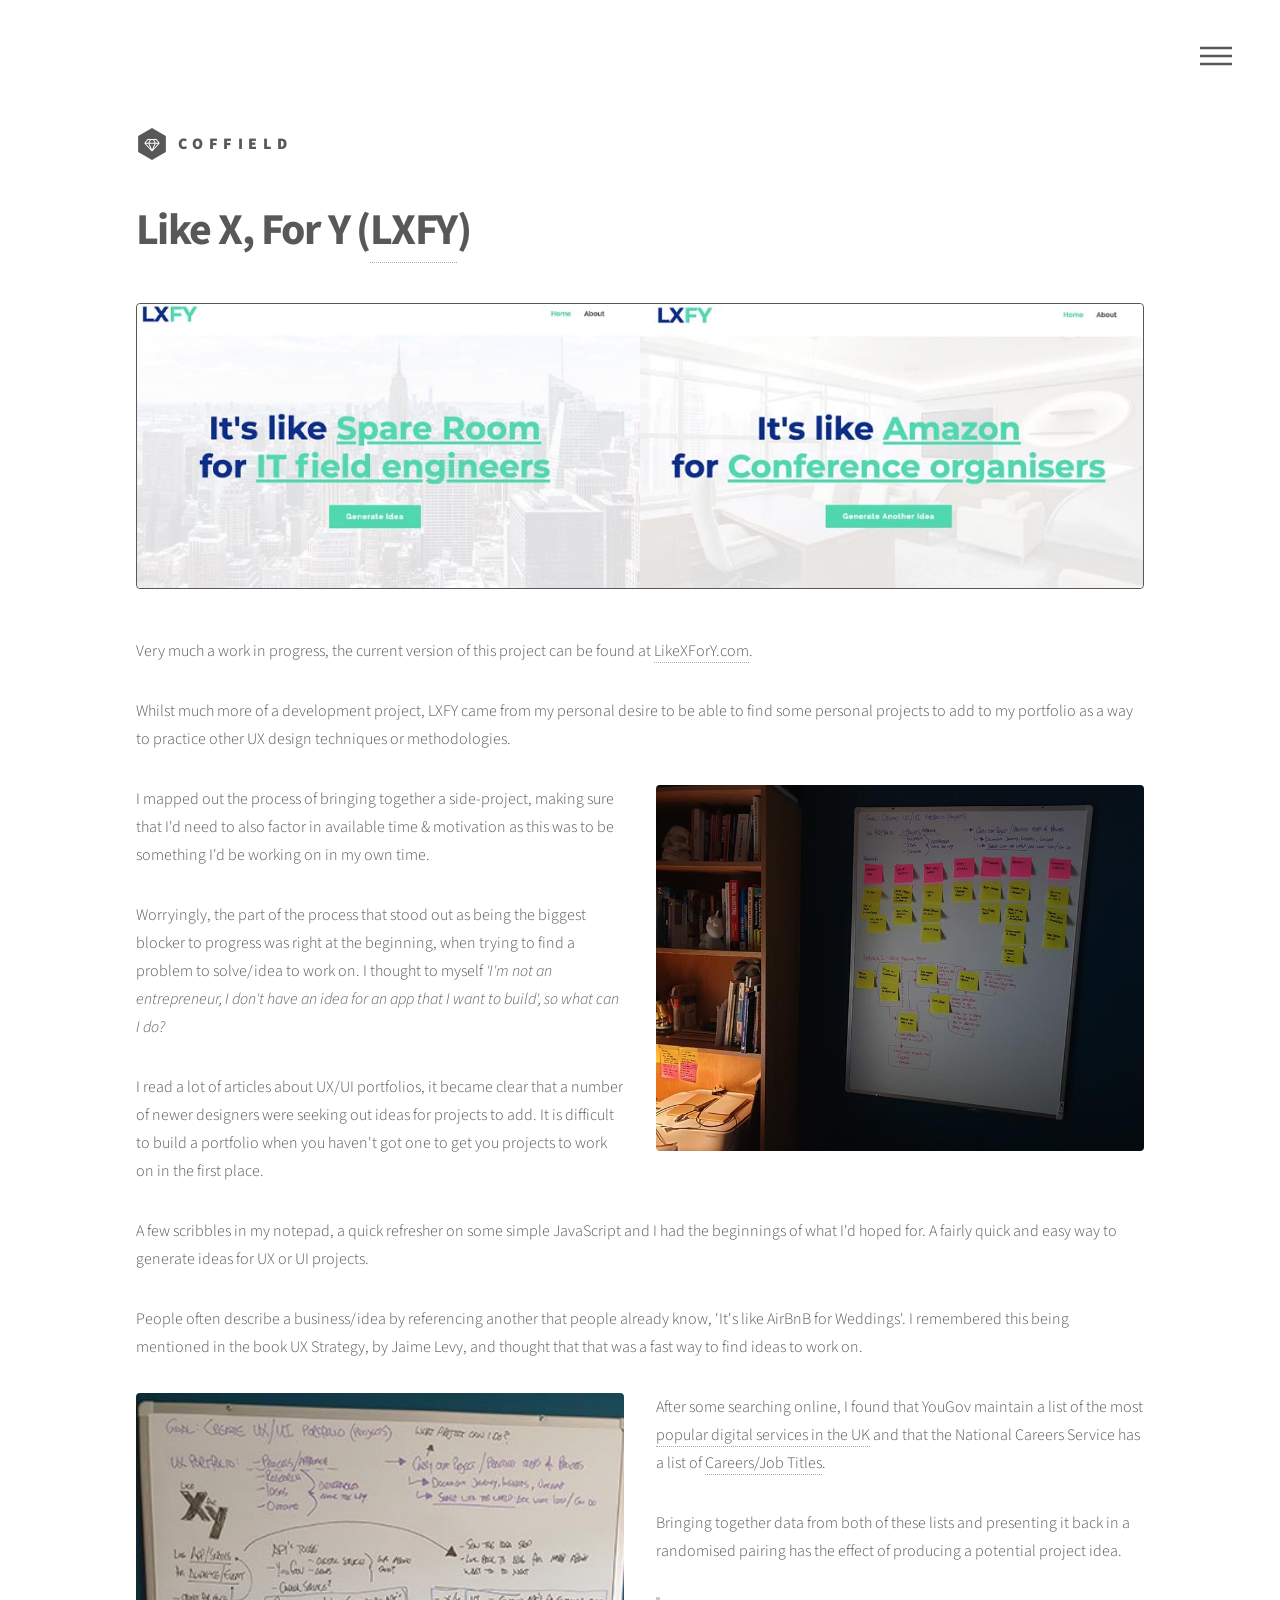
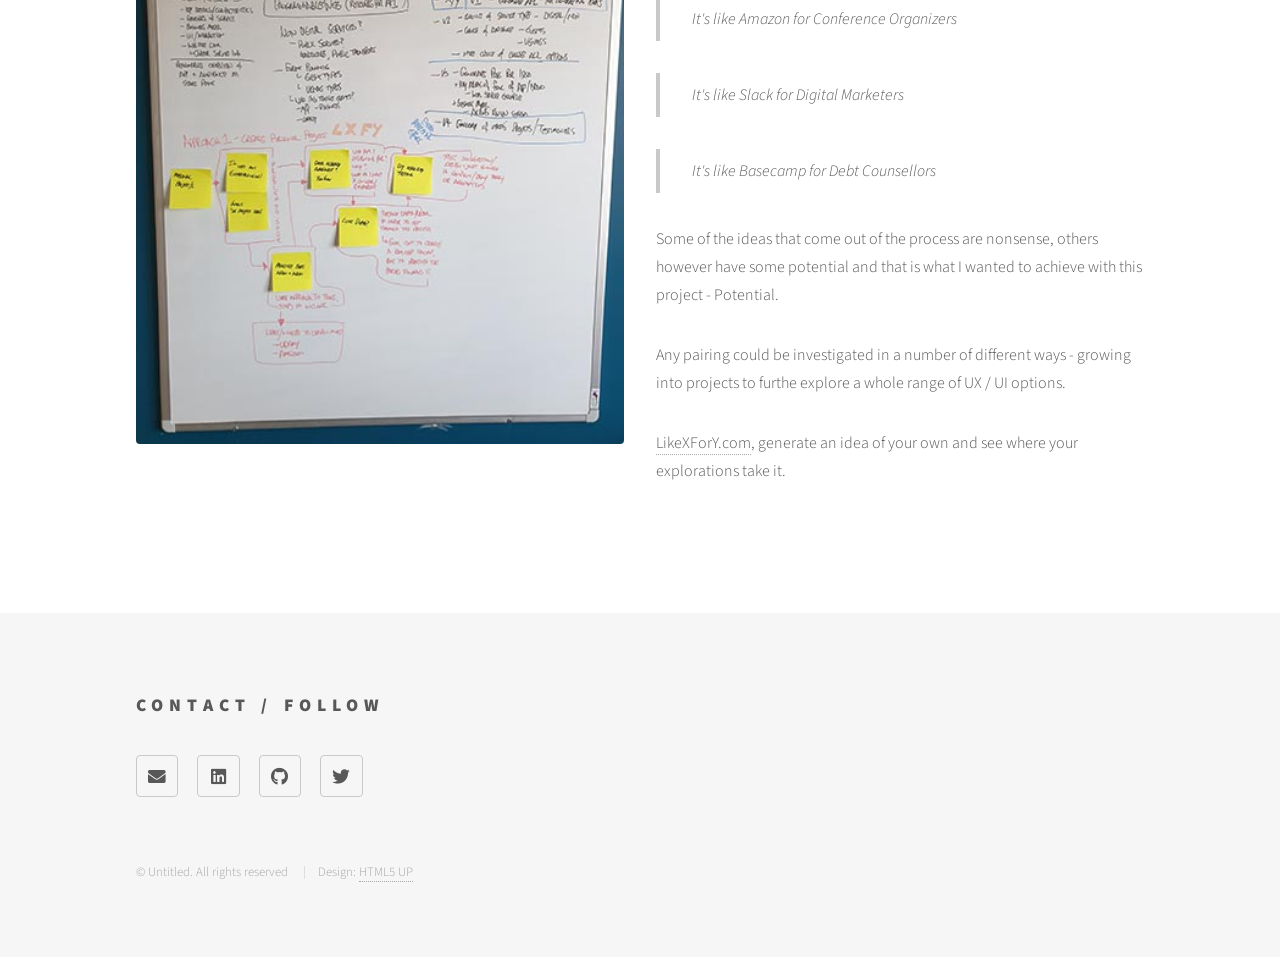
<file: likexfory.html>
<!DOCTYPE html>
<!--
	Phantom by HTML5 UP
	html5up.net | @ajlkn
	Free for personal and commercial use under the CCA 3.0 license (html5up.net/license)
-->
<html>
  <head>
    <title>Paul Coffield - UX Designer</title>
    <meta charset="utf-8" />
    <meta name="viewport" content="width=device-width, initial-scale=1, user-scalable=no" />
    <link rel="stylesheet" href="assets/css/main.css" />
    <noscript><link rel="stylesheet" href="assets/css/noscript.css"/></noscript>
    <!-- Global site tag (gtag.js) - Google Analytics -->
    <script async src="https://www.googletagmanager.com/gtag/js?id=UA-141745808-1"></script>
    <script>
      window.dataLayer = window.dataLayer || [];
      function gtag() {
        dataLayer.push(arguments);
      }
      gtag('js', new Date());

      gtag('config', 'UA-141745808-1');
    </script>
  </head>
  <body class="is-preload">
    <!-- Wrapper -->
    <div id="wrapper">
      <!-- Header -->
      <header id="header">
        <div class="inner">
          <!-- Logo -->
          <a href="index.html" class="logo">
            <span class="symbol"><img src="images/logo.svg" alt=""/></span><span class="title">Coffield</span>
          </a>

          <!-- Nav -->
          <nav>
            <ul>
              <li><a href="#menu">Menu</a></li>
            </ul>
          </nav>
        </div>
      </header>

      <!-- Menu -->
      <nav id="menu">
        <h2>Menu</h2>
        <ul>
          <li><a href="index.html">Home</a></li>
          <li><a href="likexfory.html">Like X, For Y</a></li>
          <li><a href="semanticsketch.html">Semantic UI</a></li>
          <li><a href="legacywa.html">Legacy WebApp</a></li>
          <li><a href="vod.html">Video on Demand</a></li>
          <li><a href="about.html">About Me</a></li>
        </ul>
      </nav>

      <!-- Main -->
      <div id="main">
        <div class="inner">
          <h1>Like X, For Y (<a href="https://likexfory.com?utm_source=coffield_portfolio">LXFY</a>)</h1>
          <span class="image main" style="border:1px solid #585858;"><img src="images/lxfy_03.jpg" alt=""/></span>
          <p>
            Very much a work in progress, the current version of this project can be found at
            <a href="https://likexfory.com?utm_source=coffield_portfolio">LikeXForY.com</a>.
          </p>
          <p>
            Whilst much more of a development project, LXFY came from my personal desire to be able to find some personal projects to add to my portfolio as a
            way to practice other UX design techniques or methodologies.
          </p>
          <div class="row">
            <div class="col-6 col-12-medium">
              <p>
                I mapped out the process of bringing together a side-project, making sure that I'd need to also factor in available time & motivation as this
                was to be something I'd be working on in my own time.
              </p>
              <p>
                Worryingly, the part of the process that stood out as being the biggest blocker to progress was right at the beginning, when trying to find a
                problem to solve/idea to work on. I thought to myself
                <i>'I'm not an entrepreneur, I don't have an idea for an app that I want to build', so what can I do?</i>
              </p>
              <p>
                I read a lot of articles about UX/UI portfolios, it became clear that a number of newer designers were seeking out ideas for projects to add. It
                is difficult to build a portfolio when you haven't got one to get you projects to work on in the first place.
              </p>
            </div>
            <div class="col-6 col-12-medium">
              <span class="image fit">
                <img src="images/lxfy_01.jpg" />
              </span>
            </div>
          </div>
          <div class="row">
            <p>
              A few scribbles in my notepad, a quick refresher on some simple JavaScript and I had the beginnings of what I'd hoped for. A fairly quick and easy
              way to generate ideas for UX or UI projects.
            </p>
            <p>
              People often describe a business/idea by referencing another that people already know, 'It's like AirBnB for Weddings'. I remembered this being
              mentioned in the book UX Strategy, by Jaime Levy, and thought that that was a fast way to find ideas to work on.
            </p>
          </div>
          <div class="row">
            <div class="col-6 col-12-medium">
              <span class="image fit">
                <img src="images/lxfy_02.jpg" />
              </span>
            </div>
            <div class="col-6 col-12-medium">
              <p>
                After some searching online, I found that YouGov maintain a list of the most
                <a href="https://yougov.co.uk/ratings/technology/popularity/digital-services/all">popular digital services in the UK</a> and that the National
                Careers Service has a list of <a href="https://nationalcareers.service.gov.uk/">Careers/Job Titles</a>.
              </p>
              <p>
                Bringing together data from both of these lists and presenting it back in a randomised pairing has the effect of producing a potential project
                idea.
              </p>
              <blockquote>It's like Amazon for Conference Organizers</blockquote>
              <blockquote>It's like Slack for Digital Marketers</blockquote>
              <blockquote>It's like Basecamp for Debt Counsellors</blockquote>
              <p>
                Some of the ideas that come out of the process are nonsense, others however have some potential and that is what I wanted to achieve with this
                project - Potential.
              </p>

              <p>Any pairing could be investigated in a number of different ways - growing into projects to furthe explore a whole range of UX / UI options.</p>
              <p>
                <a href="https://likexfory.com?utm_source=coffield_portfolio">LikeXForY.com</a>, generate an idea of your own and see where your explorations
                take it.
              </p>
            </div>
          </div>
        </div>
      </div>

      <!-- Footer -->
      <footer id="footer">
        <div class="inner">
          <section>
            <h2>Contact / Follow</h2>
            <ul class="icons">
              <!-- <li><a href="#" class="icon brands style2 fa-facebook-f"><span class="label">Facebook</span></a></li> -->
              <!-- <li><a href="#" class="icon brands style2 fa-dribbble"><span class="label">Dribbble</span></a></li> -->

              <li>
                <a href="mailto:paul@coffield.co.uk" class="icon solid style2 fa-envelope"><span class="label">Email</span></a>
              </li>
              <li>
                <a href="https://www.linkedin.com/in/paul-coffield/" class="icon brands style2 fa-linkedin"><span class="label">LinkedIn</span></a>
              </li>
              <li>
                <a href="https://github.com/PaulCoffield" class="icon brands style2 fa-github"><span class="label">GitHub</span></a>
              </li>
              <li>
                <a href="https://twitter.com/paulcoffield" class="icon brands style2 fa-twitter"><span class="label">Twitter</span></a>
              </li>
            </ul>
          </section>
          <ul class="copyright">
            <li>&copy; Untitled. All rights reserved</li>
            <li>Design: <a href="http://html5up.net">HTML5 UP</a></li>
          </ul>
        </div>
      </footer>
    </div>

    <!-- Scripts -->
    <script src="assets/js/jquery.min.js"></script>
    <script src="assets/js/browser.min.js"></script>
    <script src="assets/js/breakpoints.min.js"></script>
    <script src="assets/js/util.js"></script>
    <script src="assets/js/main.js"></script>
  </body>
</html>
</file>
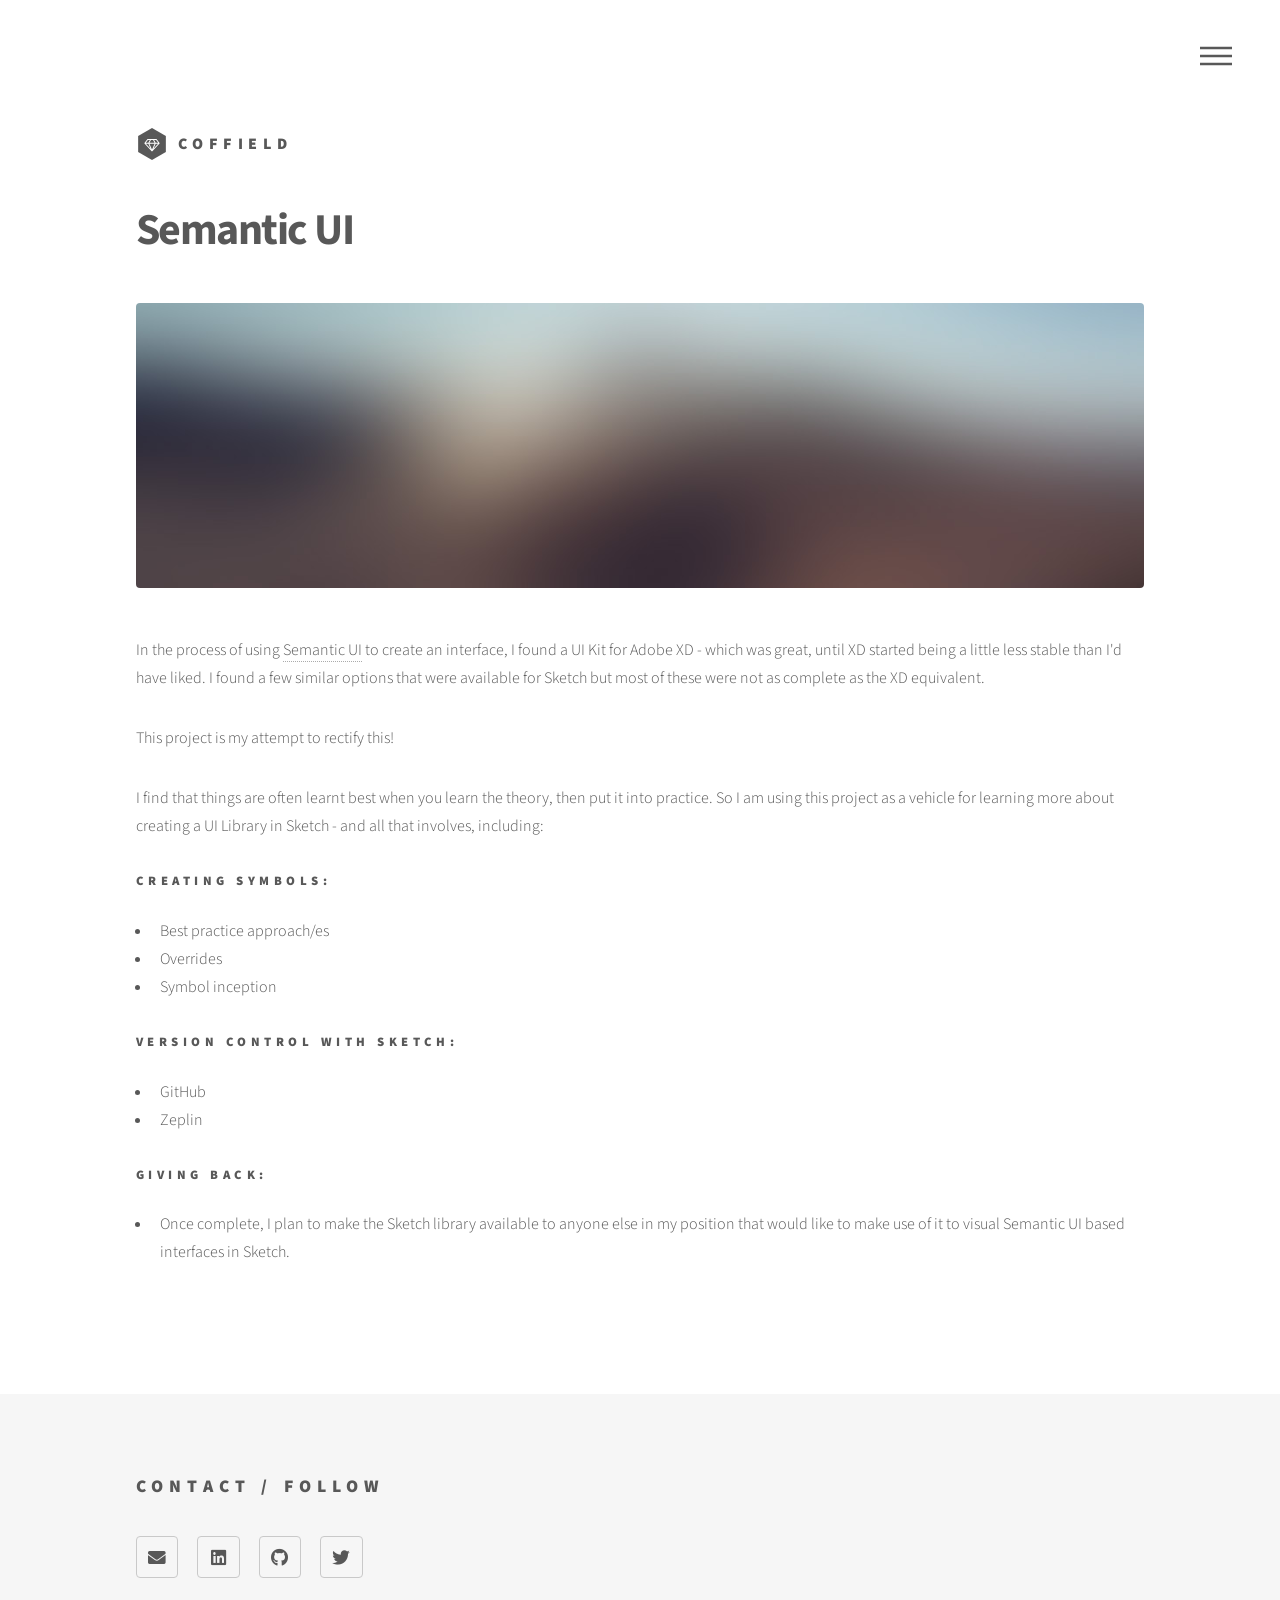
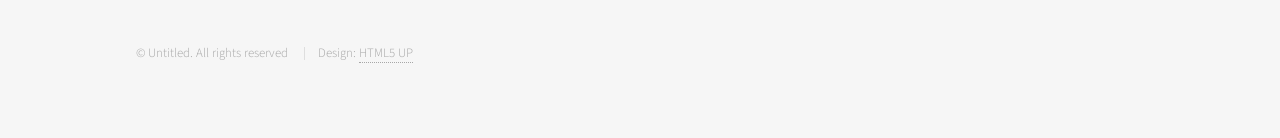
<file: semanticsketch.html>
<!DOCTYPE html>
<!--
	Phantom by HTML5 UP
	html5up.net | @ajlkn
	Free for personal and commercial use under the CCA 3.0 license (html5up.net/license)
-->
<html>
  <head>
    <title>Paul Coffield - UX Designer</title>
    <meta charset="utf-8" />
    <meta name="viewport" content="width=device-width, initial-scale=1, user-scalable=no" />
    <link rel="stylesheet" href="assets/css/main.css" />
    <noscript><link rel="stylesheet" href="assets/css/noscript.css"/></noscript>
    <!-- Global site tag (gtag.js) - Google Analytics -->
    <script async src="https://www.googletagmanager.com/gtag/js?id=UA-141745808-1"></script>
    <script>
      window.dataLayer = window.dataLayer || [];
      function gtag() {
        dataLayer.push(arguments);
      }
      gtag('js', new Date());

      gtag('config', 'UA-141745808-1');
    </script>
  </head>
  <body class="is-preload">
    <!-- Wrapper -->
    <div id="wrapper">
      <!-- Header -->
      <header id="header">
        <div class="inner">
          <!-- Logo -->
          <a href="index.html" class="logo">
            <span class="symbol"><img src="images/logo.svg" alt=""/></span><span class="title">Coffield</span>
          </a>

          <!-- Nav -->
          <nav>
            <ul>
              <li><a href="#menu">Menu</a></li>
            </ul>
          </nav>
        </div>
      </header>

      <!-- Menu -->
      <nav id="menu">
        <h2>Menu</h2>
        <ul>
          <li><a href="index.html">Home</a></li>
          <li><a href="likexfory.html">Like X, For Y</a></li>
          <li><a href="semanticsketch.html">Semantic UI</a></li>
          <li><a href="legacywa.html">Legacy WebApp</a></li>
          <li><a href="vod.html">Video on Demand</a></li>
          <li><a href="about.html">About Me</a></li>
        </ul>
      </nav>

      <!-- Main -->
      <div id="main">
        <div class="inner">
          <h1>Semantic UI</h1>
          <span class="image main"><img src="images/pic13.jpg" alt=""/></span>
          <p>
            In the process of using <a href="https://react.semantic-ui.com/" target="_blank">Semantic UI</a> to create an interface, I found a UI Kit for Adobe
            XD - which was great, until XD started being a little less stable than I'd have liked. I found a few similar options that were available for Sketch
            but most of these were not as complete as the XD equivalent.
          </p>
          <p>This project is my attempt to rectify this!</p>
          <p>
            I find that things are often learnt best when you learn the theory, then put it into practice. So I am using this project as a vehicle for learning
            more about creating a UI Library in Sketch - and all that involves, including:
          </p>

          <h4>Creating symbols:</h4>
          <ul>
            <li>Best practice approach/es</li>
            <li>Overrides</li>
            <li>Symbol inception</li>
          </ul>

          <h4>Version control with Sketch:</h4>
          <ul>
            <li>GitHub</li>
            <li>Zeplin</li>
          </ul>

          <h4>Giving back:</h4>

          <ul>
            <li>
              Once complete, I plan to make the Sketch library available to anyone else in my position that would like to make use of it to visual Semantic UI
              based interfaces in Sketch.
            </li>
          </ul>
        </div>
      </div>

      <!-- Footer -->
      <footer id="footer">
        <div class="inner">
          <section>
            <h2>Contact / Follow</h2>
            <ul class="icons">
              <!-- <li><a href="#" class="icon brands style2 fa-facebook-f"><span class="label">Facebook</span></a></li> -->
              <!-- <li><a href="#" class="icon brands style2 fa-dribbble"><span class="label">Dribbble</span></a></li> -->
              <li>
                <a href="mailto:paul@coffield.co.uk" class="icon solid style2 fa-envelope"><span class="label">Email</span></a>
              </li>
              <li>
                <a href="https://www.linkedin.com/in/paul-coffield/" class="icon brands style2 fa-linkedin"><span class="label">LinkedIn</span></a>
              </li>
              <li>
                <a href="https://github.com/PaulCoffield" class="icon brands style2 fa-github"><span class="label">GitHub</span></a>
              </li>
              <li>
                <a href="https://twitter.com/paulcoffield" class="icon brands style2 fa-twitter"><span class="label">Twitter</span></a>
              </li>
            </ul>
          </section>
          <ul class="copyright">
            <li>&copy; Untitled. All rights reserved</li>
            <li>Design: <a href="http://html5up.net">HTML5 UP</a></li>
          </ul>
        </div>
      </footer>
    </div>

    <!-- Scripts -->
    <script src="assets/js/jquery.min.js"></script>
    <script src="assets/js/browser.min.js"></script>
    <script src="assets/js/breakpoints.min.js"></script>
    <script src="assets/js/util.js"></script>
    <script src="assets/js/main.js"></script>
  </body>
</html>
</file>
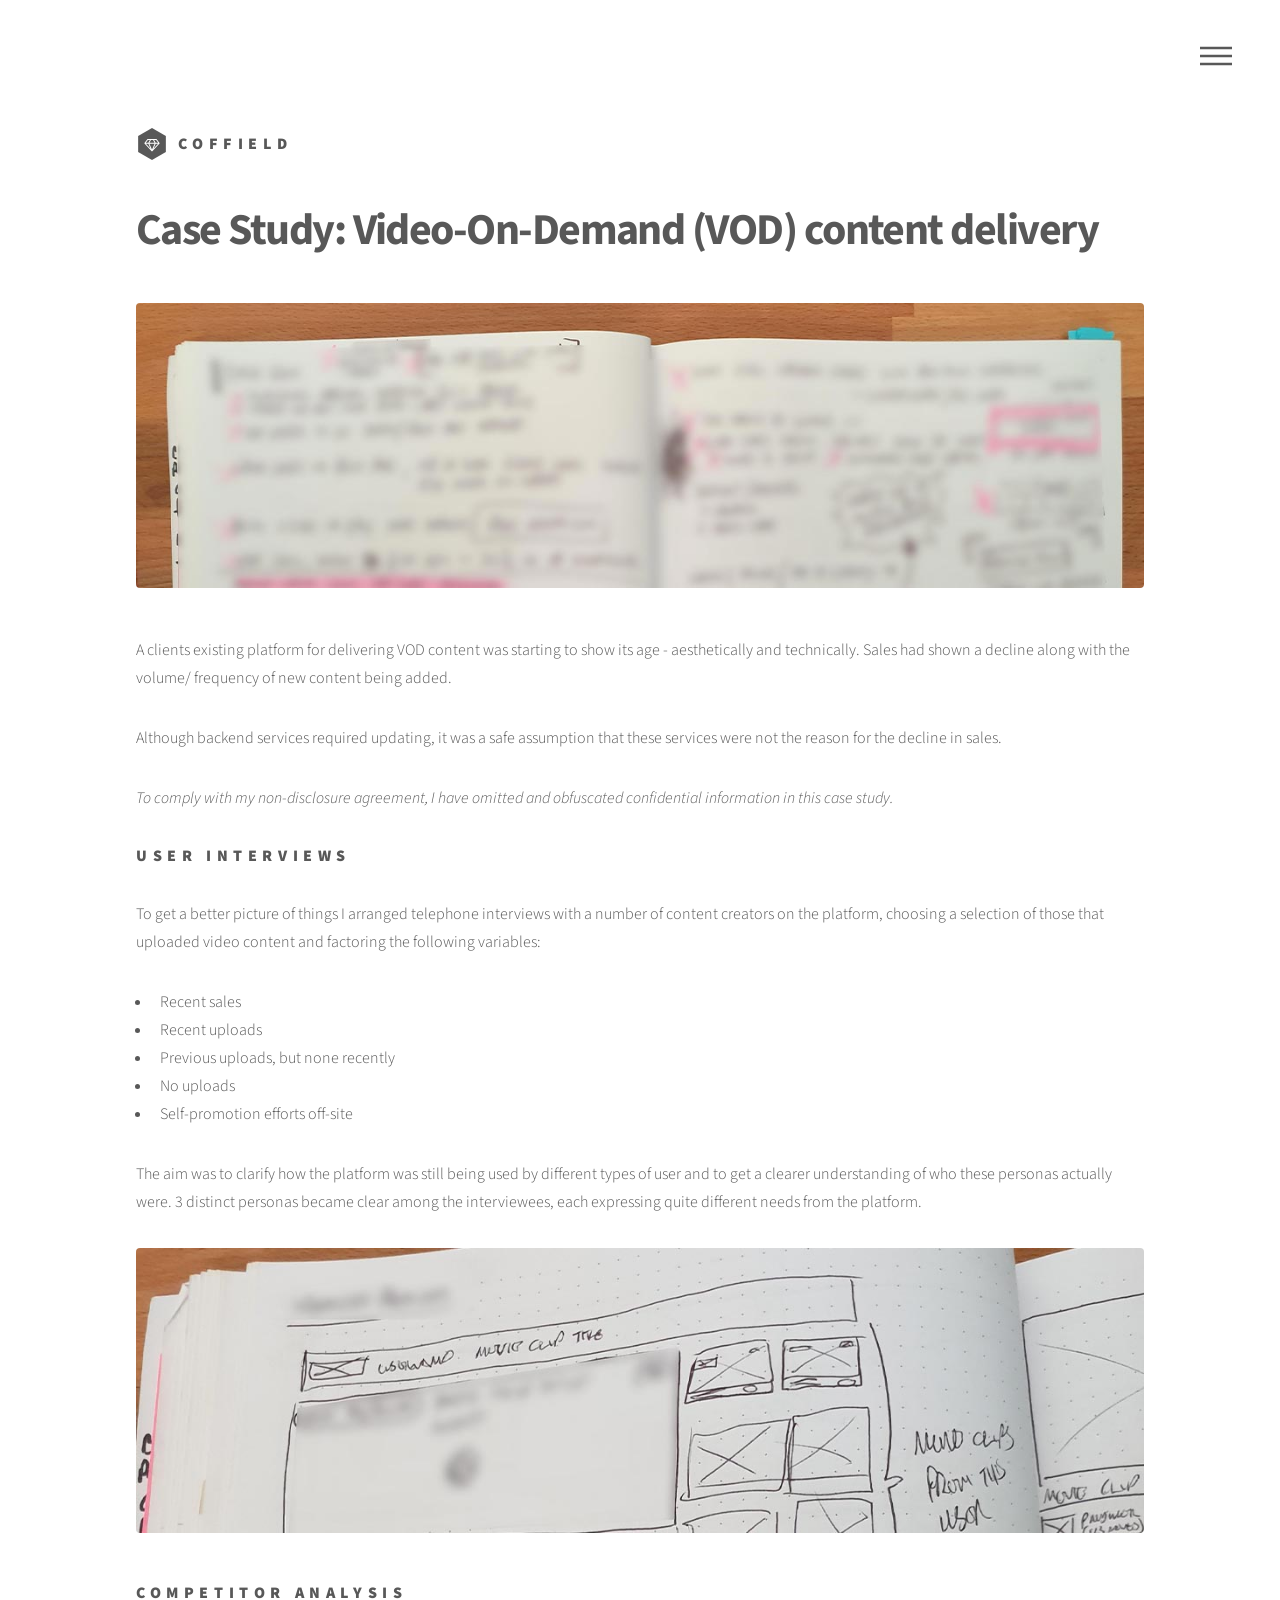
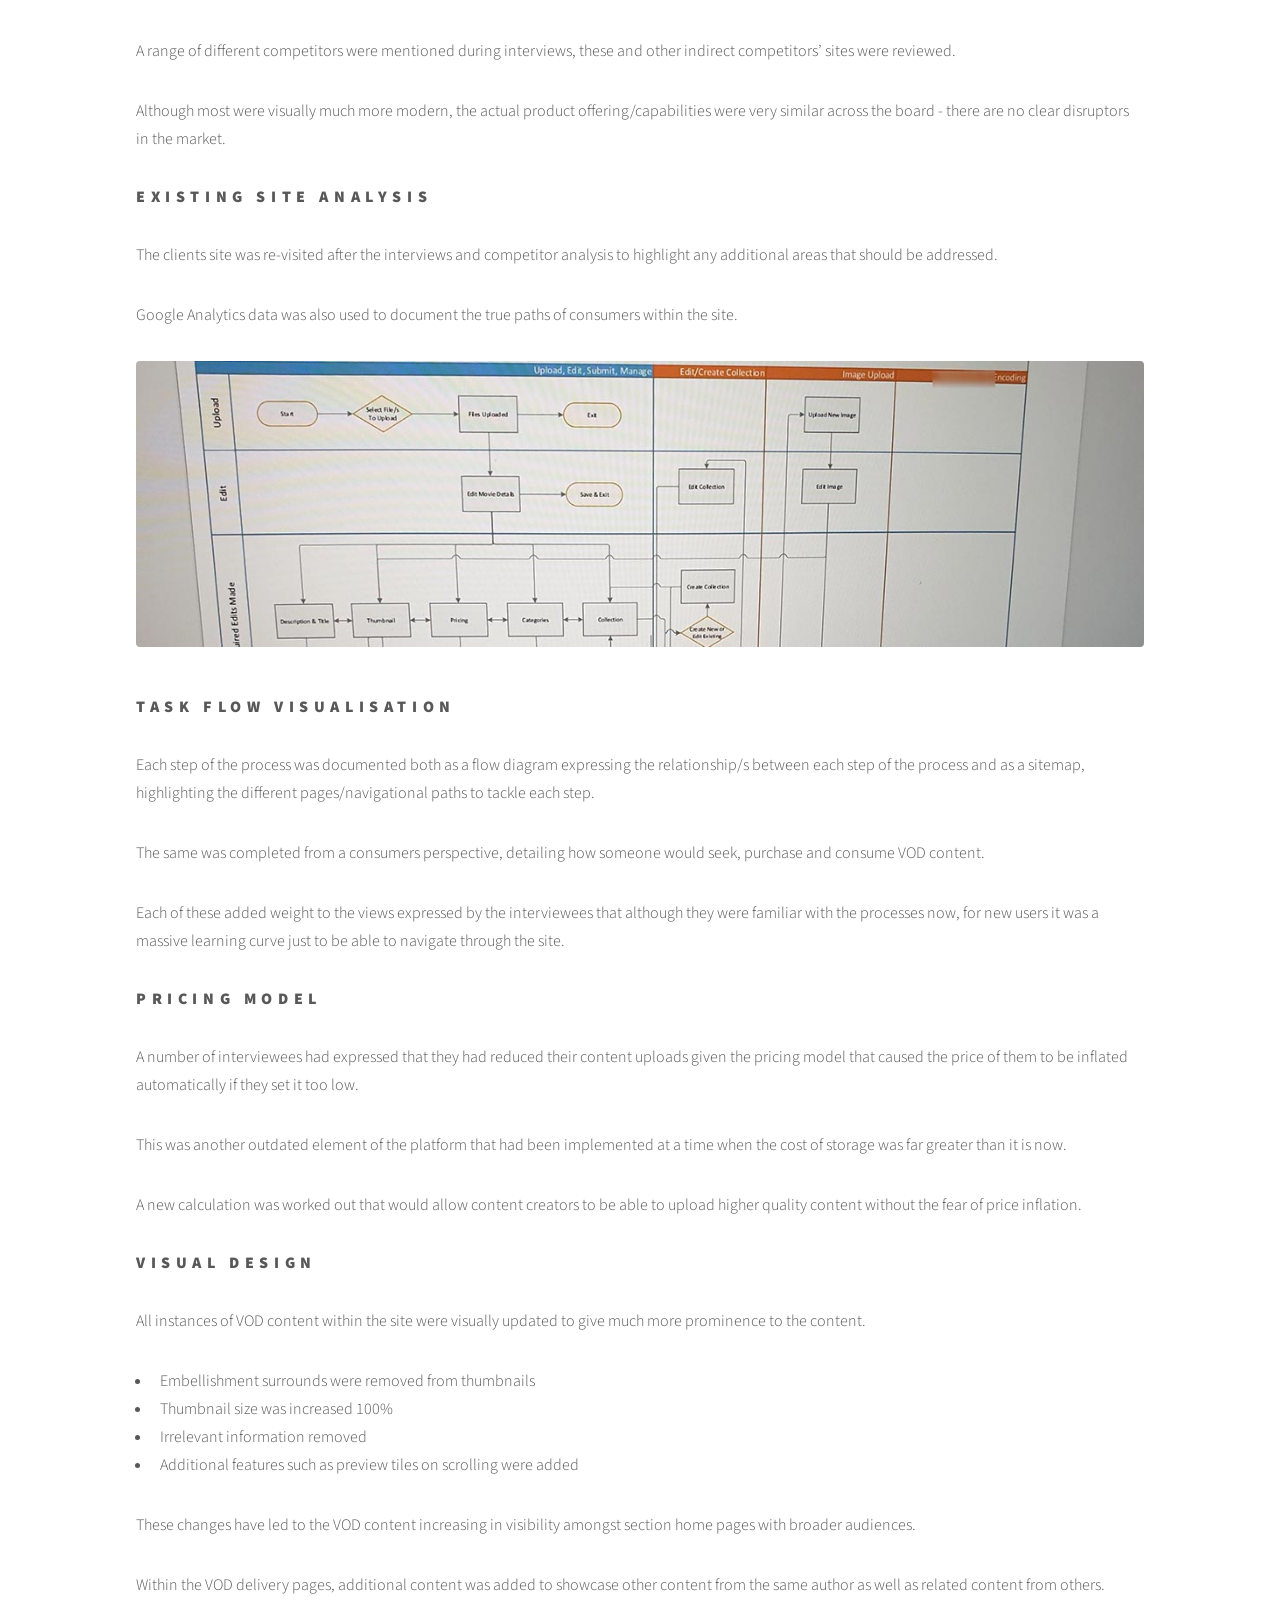
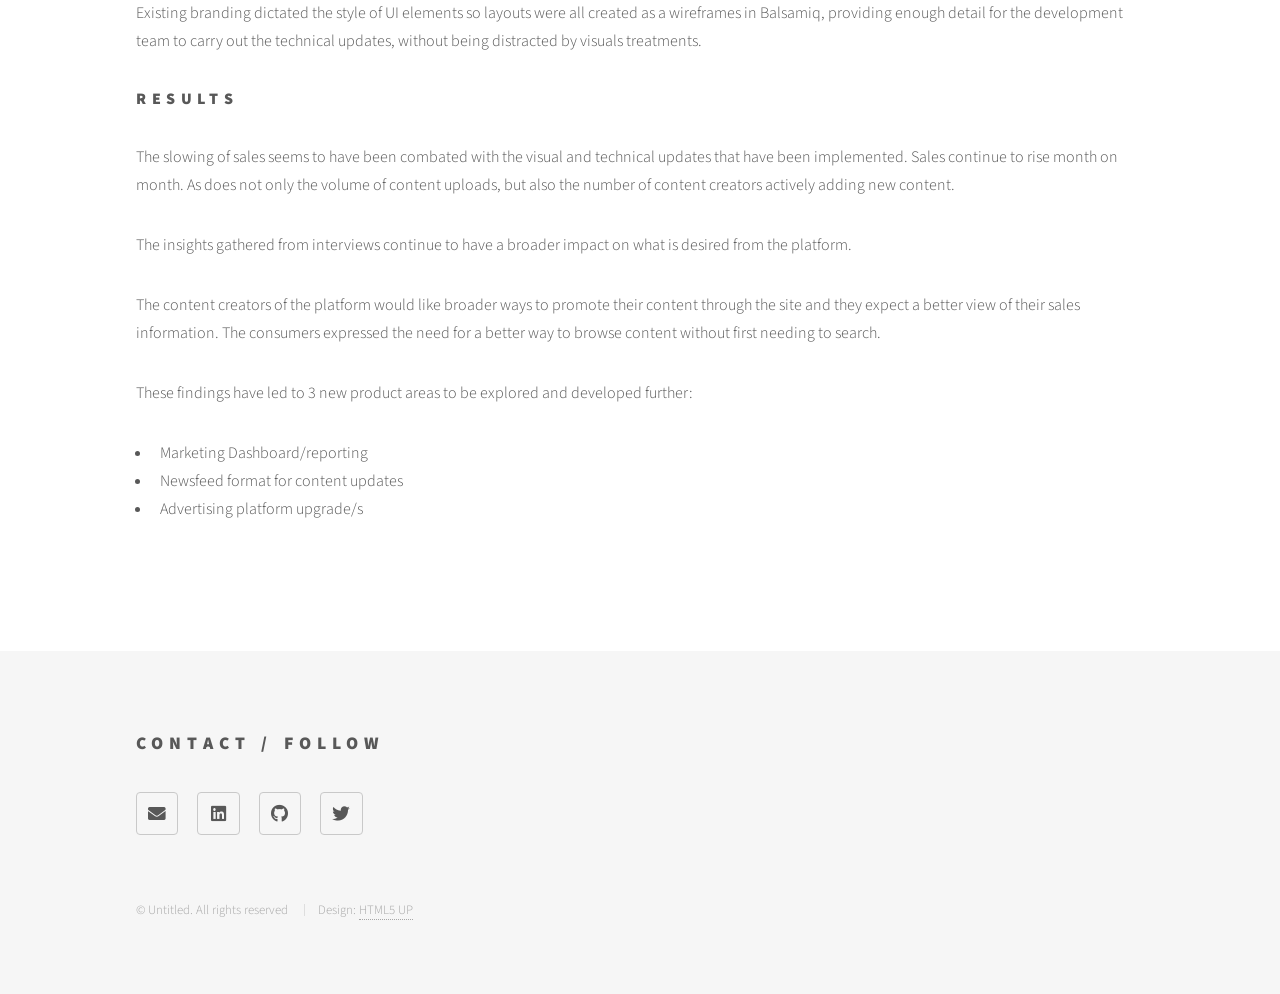
<file: vod.html>
<!DOCTYPE html>
<!--
	Phantom by HTML5 UP
	html5up.net | @ajlkn
	Free for personal and commercial use under the CCA 3.0 license (html5up.net/license)
-->
<html>
  <head>
    <title>Paul Coffield - UX Designer</title>
    <meta charset="utf-8" />
    <meta name="viewport" content="width=device-width, initial-scale=1, user-scalable=no" />
    <link rel="stylesheet" href="assets/css/main.css" />
    <noscript><link rel="stylesheet" href="assets/css/noscript.css"/></noscript>
    <!-- Global site tag (gtag.js) - Google Analytics -->
    <script async src="https://www.googletagmanager.com/gtag/js?id=UA-141745808-1"></script>
    <script>
      window.dataLayer = window.dataLayer || [];
      function gtag() {
        dataLayer.push(arguments);
      }
      gtag('js', new Date());

      gtag('config', 'UA-141745808-1');
    </script>
  </head>
  <body class="is-preload">
    <!-- Wrapper -->
    <div id="wrapper">
      <!-- Header -->
      <header id="header">
        <div class="inner">
          <!-- Logo -->
          <a href="index.html" class="logo">
            <span class="symbol"><img src="images/logo.svg" alt=""/></span><span class="title">Coffield</span>
          </a>

          <!-- Nav -->
          <nav>
            <ul>
              <li><a href="#menu">Menu</a></li>
            </ul>
          </nav>
        </div>
      </header>

      <!-- Menu -->
      <nav id="menu">
        <h2>Menu</h2>
        <ul>
          <li><a href="index.html">Home</a></li>
          <li><a href="likexfory.html">Like X, For Y</a></li>
          <li><a href="semanticsketch.html">Semantic UI</a></li>
          <li><a href="legacywa.html">Legacy WebApp</a></li>
          <li><a href="vod.html">Video on Demand</a></li>
          <li><a href="about.html">About Me</a></li>
        </ul>
      </nav>

      <!-- Main -->
      <div id="main">
        <div class="inner">
          <h1>Case Study: Video-On-Demand (VOD) content delivery</h1>
          <span class="image main"><img src="images/vod-1.jpg" alt=""/></span>
          <p>
            A clients existing platform for delivering VOD content was starting to show its age - aesthetically and technically. Sales had shown a decline along
            with the volume/ frequency of new content being added.
          </p>
          <p>
            Although backend services required updating, it was a safe assumption that these services were not the reason for the decline in sales.
          </p>
          <p><i>To comply with my non-disclosure agreement, I have omitted and obfuscated confidential information in this case study.</i></p>

          <h3>User Interviews</h3>
          <p>
            To get a better picture of things I arranged telephone interviews with a number of content creators on the platform, choosing a selection of those
            that uploaded video content and factoring the following variables:
          </p>

          <ul>
            <li>Recent sales</li>
            <li>Recent uploads</li>
            <li>Previous uploads, but none recently</li>
            <li>No uploads</li>
            <li>Self-promotion efforts off-site</li>
          </ul>
          <p>
            The aim was to clarify how the platform was still being used by different types of user and to get a clearer understanding of who these personas
            actually were. 3 distinct personas became clear among the interviewees, each expressing quite different needs from the platform.
          </p>

          <section>
            <span class="image main"><img src="images/vod-3.jpg" alt=""/></span>
            <h3>Competitor Analysis</h3>

            <p>
              A range of different competitors were mentioned during interviews, these and other indirect competitors’ sites were reviewed.
            </p>
            <p>
              Although most were visually much more modern, the actual product offering/capabilities were very similar across the board - there are no clear
              disruptors in the market.
            </p>
          </section>

          <section>
            <h3>Existing Site Analysis</h3>
            <p>
              The clients site was re-visited after the interviews and competitor analysis to highlight any additional areas that should be addressed.
            </p>
            <p>
              Google Analytics data was also used to document the true paths of consumers within the site.
            </p>
          </section>

          <section>
            <span class="image main"><img src="images/vod-2.jpg" alt=""/></span>
            <h3>Task Flow Visualisation</h3>

            <p>
              Each step of the process was documented both as a flow diagram expressing the relationship/s between each step of the process and as a sitemap,
              highlighting the different pages/navigational paths to tackle each step.
            </p>

            <p>
              The same was completed from a consumers perspective, detailing how someone would seek, purchase and consume VOD content.
            </p>
            <p>
              Each of these added weight to the views expressed by the interviewees that although they were familiar with the processes now, for new users it
              was a massive learning curve just to be able to navigate through the site.
            </p>
          </section>

          <section>
            <h3>Pricing Model</h3>
            <p>
              A number of interviewees had expressed that they had reduced their content uploads given the pricing model that caused the price of them to be
              inflated automatically if they set it too low.
            </p>
            <p>
              This was another outdated element of the platform that had been implemented at a time when the cost of storage was far greater than it is now.
            </p>
            <p>
              A new calculation was worked out that would allow content creators to be able to upload higher quality content without the fear of price
              inflation.
            </p>
          </section>
          <section>
            <h3>Visual Design</h3>

            <p>All instances of VOD content within the site were visually updated to give much more prominence to the content.</p>

            <ul>
              <li>Embellishment surrounds were removed from thumbnails</li>
              <li>Thumbnail size was increased 100%</li>
              <li>Irrelevant information removed</li>
              <li>Additional features such as preview tiles on scrolling were added</li>
            </ul>
            <p>These changes have led to the VOD content increasing in visibility amongst section home pages with broader audiences.</p>
            <p>
              Within the VOD delivery pages, additional content was added to showcase other content from the same author as well as related content from others.
              Existing branding dictated the style of UI elements so layouts were all created as a wireframes in Balsamiq, providing enough detail for the
              development team to carry out the technical updates, without being distracted by visuals treatments.
            </p>
          </section>
          <section>
            <h3>Results</h3>

            <p>
              The slowing of sales seems to have been combated with the visual and technical updates that have been implemented. Sales continue to rise month on
              month. As does not only the volume of content uploads, but also the number of content creators actively adding new content.
            </p>
            <p>
              The insights gathered from interviews continue to have a broader impact on what is desired from the platform.
            </p>

            <p>
              The content creators of the platform would like broader ways to promote their content through the site and they expect a better view of their
              sales information. The consumers expressed the need for a better way to browse content without first needing to search.
            </p>
            <p>
              These findings have led to 3 new product areas to be explored and developed further:
            </p>

            <ul>
              <li>Marketing Dashboard/reporting</li>
              <li>Newsfeed format for content updates</li>
              <li>Advertising platform upgrade/s</li>
            </ul>
          </section>
        </div>
      </div>

      <!-- Footer -->
      <footer id="footer">
        <div class="inner">
          <section>
            <h2>Contact / Follow</h2>
            <ul class="icons">
              <!-- <li><a href="#" class="icon brands style2 fa-facebook-f"><span class="label">Facebook</span></a></li> -->
              <!-- <li><a href="#" class="icon brands style2 fa-dribbble"><span class="label">Dribbble</span></a></li> -->
              <li>
                <a href="mailto:paul@coffield.co.uk" class="icon solid style2 fa-envelope"><span class="label">Email</span></a>
              </li>
              <li>
                <a href="https://www.linkedin.com/in/paul-coffield/" class="icon brands style2 fa-linkedin"><span class="label">LinkedIn</span></a>
              </li>
              <li>
                <a href="https://github.com/PaulCoffield" class="icon brands style2 fa-github"><span class="label">GitHub</span></a>
              </li>
              <li>
                <a href="https://twitter.com/paulcoffield" class="icon brands style2 fa-twitter"><span class="label">Twitter</span></a>
              </li>
            </ul>
          </section>
          <ul class="copyright">
            <li>&copy; Untitled. All rights reserved</li>
            <li>Design: <a href="http://html5up.net">HTML5 UP</a></li>
          </ul>
        </div>
      </footer>
    </div>

    <!-- Scripts -->
    <script src="assets/js/jquery.min.js"></script>
    <script src="assets/js/browser.min.js"></script>
    <script src="assets/js/breakpoints.min.js"></script>
    <script src="assets/js/util.js"></script>
    <script src="assets/js/main.js"></script>
  </body>
</html>
</file>
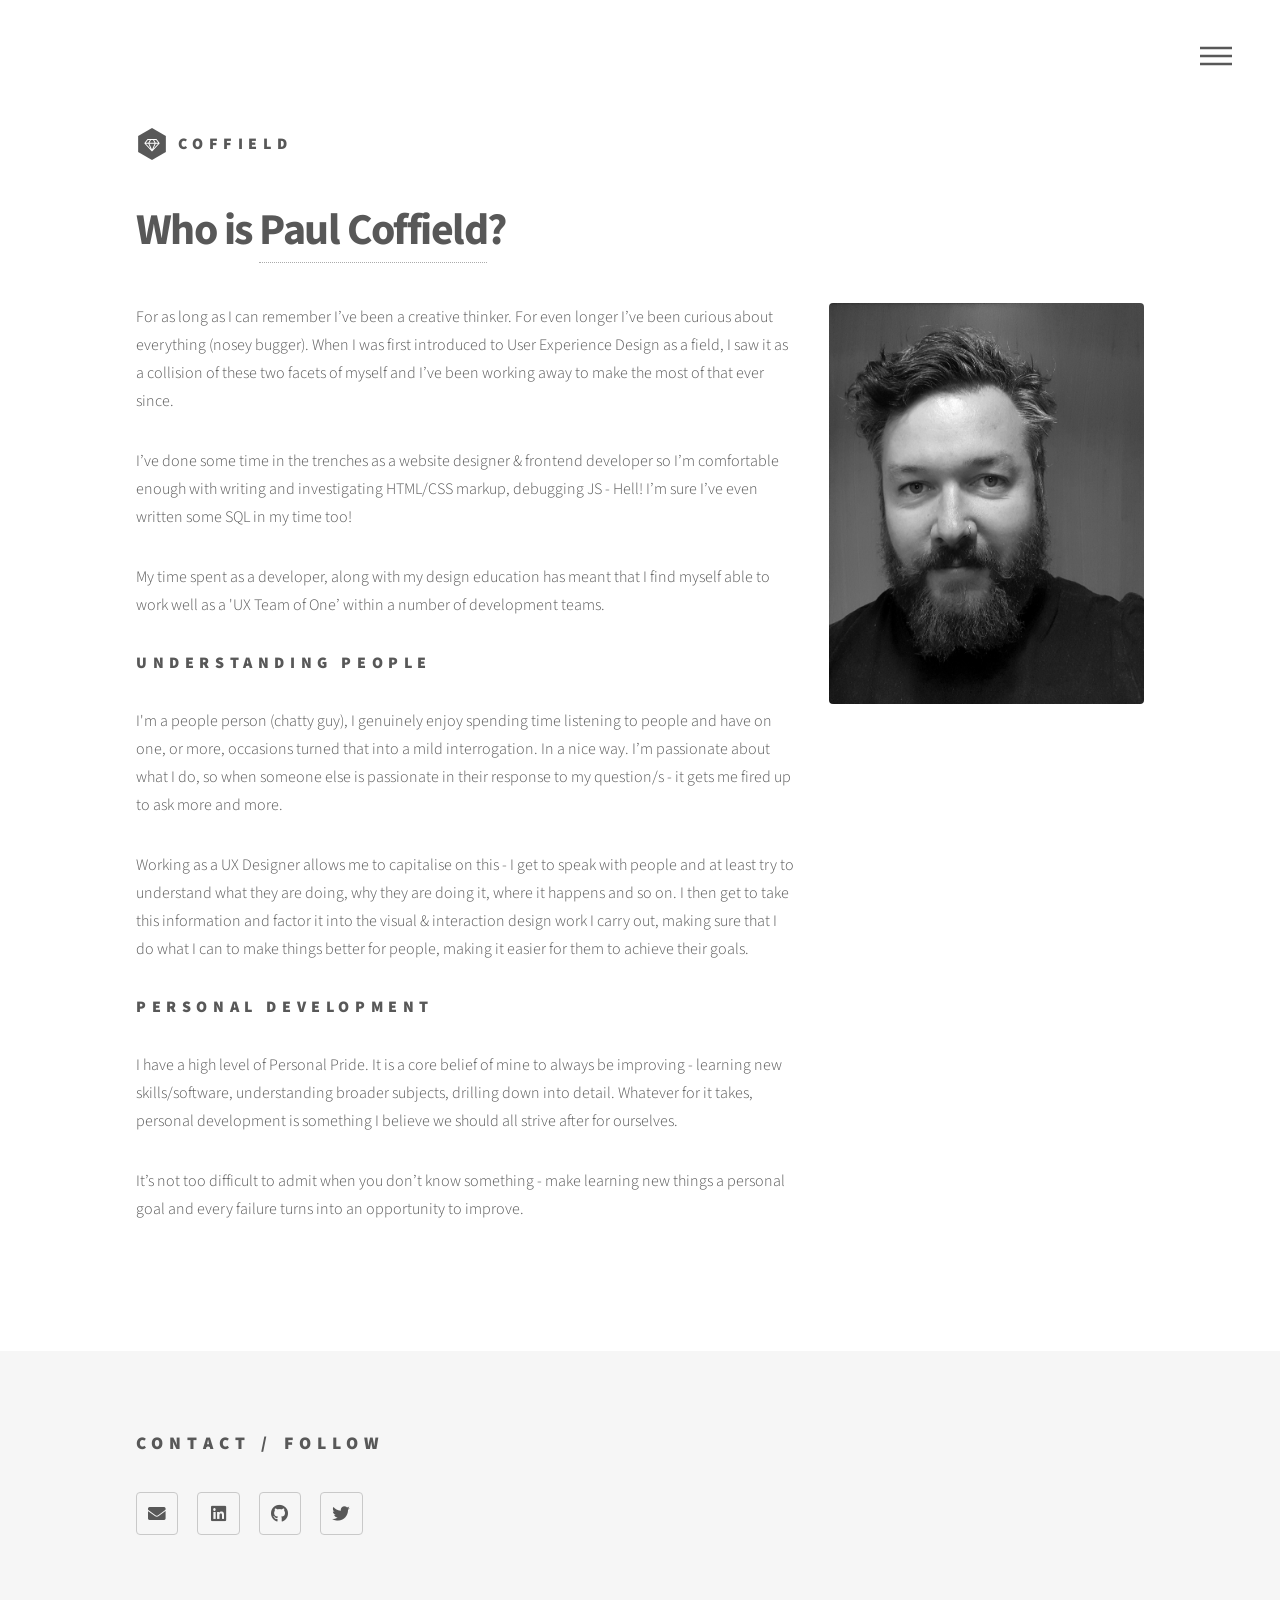
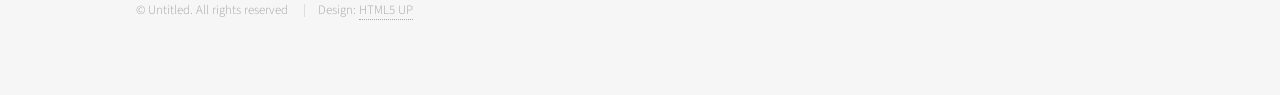
<file: old_site/about.html>
<!DOCTYPE html>
<!--
	Phantom by HTML5 UP
	html5up.net | @ajlkn
	Free for personal and commercial use under the CCA 3.0 license (html5up.net/license)
-->
<html>
  <head>
    <title>Paul Coffield - UX Designer</title>
    <meta charset="utf-8" />
    <meta name="viewport" content="width=device-width, initial-scale=1, user-scalable=no" />
    <link rel="stylesheet" href="assets/css/main.css" />
    <noscript><link rel="stylesheet" href="assets/css/noscript.css"/></noscript>
    <!-- Global site tag (gtag.js) - Google Analytics -->
    <script async src="https://www.googletagmanager.com/gtag/js?id=UA-141745808-1"></script>
    <script>
      window.dataLayer = window.dataLayer || [];
      function gtag() {
        dataLayer.push(arguments);
      }
      gtag('js', new Date());

      gtag('config', 'UA-141745808-1');
    </script>
  </head>
  <body class="is-preload">
    <!-- Wrapper -->
    <div id="wrapper">
      <!-- Header -->
      <header id="header">
        <div class="inner">
          <!-- Logo -->
          <a href="index.html" class="logo">
            <span class="symbol"><img src="images/logo.svg" alt=""/></span><span class="title">Coffield</span>
          </a>

          <!-- Nav -->
          <nav>
            <ul>
              <li><a href="#menu">Menu</a></li>
            </ul>
          </nav>
        </div>
      </header>

      <!-- Menu -->
      <nav id="menu">
        <h2>Menu</h2>
        <ul>
          <li><a href="index.html">Home</a></li>
          <li><a href="likexfory.html">Like X, For Y</a></li>
          <li><a href="semanticsketch.html">Semantic UI</a></li>
          <li><a href="legacywa.html">Legacy WebApp</a></li>
          <li><a href="vod.html">Video on Demand</a></li>
          <li><a href="about.html">About Me</a></li>
        </ul>
      </nav>

      <!-- Main -->
      <div id="main">
        <div class="inner">
          <h1>Who is <a href="https://www.linkedin.com/in/paul-coffield/">Paul Coffield</a>?</h1>

          <div class="row">
            <div class="col-8 col-12-medium">
              <p>
                For as long as I can remember I’ve been a creative thinker. For even longer I’ve been curious about everything (nosey bugger). When I was first
                introduced to User Experience Design as a field, I saw it as a collision of these two facets of myself and I’ve been working away to make the
                most of that ever since.
              </p>

              <p>
                I’ve done some time in the trenches as a website designer & frontend developer so I’m comfortable enough with writing and investigating HTML/CSS
                markup, debugging JS - Hell! I’m sure I’ve even written some SQL in my time too!
              </p>

              <p>
                My time spent as a developer, along with my design education has meant that I find myself able to work well as a 'UX Team of One’ within a
                number of development teams.
              </p>

              <h3>Understanding People</h3>
              <p>
                I'm a people person (chatty guy), I genuinely enjoy spending time listening to people and have on one, or more, occasions turned that into a
                mild interrogation. In a nice way. I’m passionate about what I do, so when someone else is passionate in their response to my question/s - it
                gets me fired up to ask more and more. </p>
              </p>Working as a UX Designer allows me to capitalise on this - I get to speak with people and at least try to
                understand what they are doing, why they are doing it, where it happens and so on. I then get to take this information and factor it into the
                visual & interaction design work I carry out, making sure that I do what I can to make things better for people, making it easier for them to
                achieve their goals.
              </p>

              <h3>Personal Development</h3>
              <p>
                I have a high level of Personal Pride. It is a core belief of mine to always be improving - learning new skills/software, understanding broader
                subjects, drilling down into detail. Whatever for it takes, personal development is something I believe we should all strive after for
                ourselves. </p></p>It’s not too difficult to admit when you don’t know something - make learning new things a personal goal and every failure turns into
                an opportunity to improve.
              </p>
            </div>
            <div class="col-4 col-12-medium">
              <span class="image fit">
                <img src="images/PaulCoffield_UX_Designer.jpg" />
              </span>
            </div>
          </div>
 
        </div>
      </div>

      <!-- Footer -->
      <footer id="footer">
        <div class="inner">
          <section>
            <h2>Contact / Follow</h2>
            <ul class="icons">
              <!-- <li><a href="#" class="icon brands style2 fa-facebook-f"><span class="label">Facebook</span></a></li> -->
              <!-- <li><a href="#" class="icon brands style2 fa-dribbble"><span class="label">Dribbble</span></a></li> -->

              <li>
                <a href="mailto:paul@coffield.co.uk" class="icon solid style2 fa-envelope"><span class="label">Email</span></a>
              </li>
              <li>
                <a href="https://www.linkedin.com/in/paul-coffield/" class="icon brands style2 fa-linkedin"><span class="label">LinkedIn</span></a>
              </li>
              <li>
                <a href="https://github.com/PaulCoffield" class="icon brands style2 fa-github"><span class="label">GitHub</span></a>
              </li>
              <li>
                <a href="https://twitter.com/paulcoffield" class="icon brands style2 fa-twitter"><span class="label">Twitter</span></a>
              </li>
            </ul>
          </section>
          <ul class="copyright">
            <li>&copy; Untitled. All rights reserved</li>
            <li>Design: <a href="http://html5up.net">HTML5 UP</a></li>
          </ul>
        </div>
      </footer>
    </div>

    <!-- Scripts -->
    <script src="assets/js/jquery.min.js"></script>
    <script src="assets/js/browser.min.js"></script>
    <script src="assets/js/breakpoints.min.js"></script>
    <script src="assets/js/util.js"></script>
    <script src="assets/js/main.js"></script>
  </body>
</html>
</file>
<file: old_site/assets/css/noscript.css>
/*
	Phantom by HTML5 UP
	html5up.net | @ajlkn
	Free for personal and commercial use under the CCA 3.0 license (html5up.net/license)
*/

/* Tiles */

	body.is-preload .tiles article {
		-moz-transform: none;
		-webkit-transform: none;
		-ms-transform: none;
		transform: none;
		opacity: 1;
	}
</file>
<file: assets/css/noscript.css>
/*
	Phantom by HTML5 UP
	html5up.net | @ajlkn
	Free for personal and commercial use under the CCA 3.0 license (html5up.net/license)
*/

/* Tiles */

	body.is-preload .tiles article {
		-moz-transform: none;
		-webkit-transform: none;
		-ms-transform: none;
		transform: none;
		opacity: 1;
	}
</file>
<file: old_site/assets/css/main.css>
@import url(fontawesome-all.min.css);
@import url("https://fonts.googleapis.com/css?family=Source+Sans+Pro:300,700,900");

/*
	Phantom by HTML5 UP
	html5up.net | @ajlkn
	Free for personal and commercial use under the CCA 3.0 license (html5up.net/license)
*/

html, body, div, span, applet, object,
iframe, h1, h2, h3, h4, h5, h6, p, blockquote,
pre, a, abbr, acronym, address, big, cite,
code, del, dfn, em, img, ins, kbd, q, s, samp,
small, strike, strong, sub, sup, tt, var, b,
u, i, center, dl, dt, dd, ol, ul, li, fieldset,
form, label, legend, table, caption, tbody,
tfoot, thead, tr, th, td, article, aside,
canvas, details, embed, figure, figcaption,
footer, header, hgroup, menu, nav, output, ruby,
section, summary, time, mark, audio, video {
	margin: 0;
	padding: 0;
	border: 0;
	font-size: 100%;
	font: inherit;
	vertical-align: baseline;}

article, aside, details, figcaption, figure,
footer, header, hgroup, menu, nav, section {
	display: block;}

body {
	line-height: 1;
}

ol, ul {
	list-style: none;
}

blockquote, q {
	quotes: none;
}

	blockquote:before, blockquote:after, q:before, q:after {
		content: '';
		content: none;
	}

table {
	border-collapse: collapse;
	border-spacing: 0;
}

body {
	-webkit-text-size-adjust: none;
}

mark {
	background-color: transparent;
	color: inherit;
}

input::-moz-focus-inner {
	border: 0;
	padding: 0;
}

input, select, textarea {
	-moz-appearance: none;
	-webkit-appearance: none;
	-ms-appearance: none;
	appearance: none;
}

/* Basic */

	@-ms-viewport {
		width: device-width;
	}

	body {
		-ms-overflow-style: scrollbar;
	}

	@media screen and (max-width: 480px) {

		html, body {
			min-width: 320px;
		}

	}

	html {
		box-sizing: border-box;
	}

	*, *:before, *:after {
		box-sizing: inherit;
	}

	body {
		background: #ffffff;
	}

		body.is-preload *, body.is-preload *:before, body.is-preload *:after {
			-moz-animation: none !important;
			-webkit-animation: none !important;
			-ms-animation: none !important;
			animation: none !important;
			-moz-transition: none !important;
			-webkit-transition: none !important;
			-ms-transition: none !important;
			transition: none !important;
		}

/* Type */

	body, input, select, textarea {
		color: #585858;
		font-family: "Source Sans Pro", Helvetica, sans-serif;
		font-size: 16pt;
		font-weight: 300;
		line-height: 1.75;
	}

		@media screen and (max-width: 1680px) {

			body, input, select, textarea {
				font-size: 14pt;
			}

		}

		@media screen and (max-width: 1280px) {

			body, input, select, textarea {
				font-size: 12pt;
			}

		}

	a {
		-moz-transition: border-bottom-color 0.2s ease, color 0.2s ease;
		-webkit-transition: border-bottom-color 0.2s ease, color 0.2s ease;
		-ms-transition: border-bottom-color 0.2s ease, color 0.2s ease;
		transition: border-bottom-color 0.2s ease, color 0.2s ease;
		text-decoration: none;
		color: #585858;
		border-bottom: dotted 1px rgba(88, 88, 88, 0.5);
	}

		a:hover {
			border-bottom-color: transparent;
			color: #f2849e !important;
		}

	strong, b {
		font-weight: 900;
	}

	em, i {
		font-style: italic;
	}

	p {
		margin: 0 0 2em 0;
	}

	h1 {
		font-size: 2.75em;
		font-weight: 700;
		line-height: 1.3;
		margin: 0 0 1em 0;
		letter-spacing: -0.035em;
	}

		h1 a {
			color: inherit;
		}

		@media screen and (max-width: 736px) {

			h1 {
				font-size: 2em;
				margin: 0 0 1em 0;
			}

		}

		@media screen and (max-width: 360px) {

			h1 {
				font-size: 1.75em;
			}

		}

	h2, h3, h4, h5, h6 {
		font-weight: 900;
		line-height: 1.5;
		margin: 0 0 2em 0;
		text-transform: uppercase;
		letter-spacing: 0.35em;
	}

		h2 a, h3 a, h4 a, h5 a, h6 a {
			color: inherit;
		}

	h2 {
		font-size: 1.1em;
	}

	h3 {
		font-size: 1em;
	}

	h4 {
		font-size: 0.8em;
	}

	h5 {
		font-size: 0.8em;
	}

	h6 {
		font-size: 0.8em;
	}

	@media screen and (max-width: 980px) {

		h1 br, h2 br, h3 br, h4 br, h5 br, h6 br {
			display: none;
		}

	}

	@media screen and (max-width: 736px) {

		h2 {
			font-size: 1em;
		}

		h3 {
			font-size: 0.8em;
		}

	}

	sub {
		font-size: 0.8em;
		position: relative;
		top: 0.5em;
	}

	sup {
		font-size: 0.8em;
		position: relative;
		top: -0.5em;
	}

	blockquote {
		border-left: solid 4px #c9c9c9;
		font-style: italic;
		margin: 0 0 2em 0;
		padding: 0.5em 0 0.5em 2em;
	}

	code {
		background: rgba(144, 144, 144, 0.075);
		border-radius: 4px;
		border: solid 1px #c9c9c9;
		font-family: "Courier New", monospace;
		font-size: 0.9em;
		margin: 0 0.25em;
		padding: 0.25em 0.65em;
	}

	pre {
		-webkit-overflow-scrolling: touch;
		font-family: "Courier New", monospace;
		font-size: 0.9em;
		margin: 0 0 2em 0;
	}

		pre code {
			display: block;
			line-height: 1.75;
			padding: 1em 1.5em;
			overflow-x: auto;
		}

	hr {
		border: 0;
		border-bottom: solid 1px #c9c9c9;
		margin: 2em 0;
	}

		hr.major {
			margin: 3em 0;
		}

	.align-left {
		text-align: left;
	}

	.align-center {
		text-align: center;
	}

	.align-right {
		text-align: right;
	}

/* Row */

	.row {
		display: flex;
		flex-wrap: wrap;
		box-sizing: border-box;
		align-items: stretch;
	}

		.row > * {
			box-sizing: border-box;
		}

		.row.gtr-uniform > * > :last-child {
			margin-bottom: 0;
		}

		.row.aln-left {
			justify-content: flex-start;
		}

		.row.aln-center {
			justify-content: center;
		}

		.row.aln-right {
			justify-content: flex-end;
		}

		.row.aln-top {
			align-items: flex-start;
		}

		.row.aln-middle {
			align-items: center;
		}

		.row.aln-bottom {
			align-items: flex-end;
		}

		.row > .imp {
			order: -1;
		}

		.row > .col-1 {
			width: 8.33333%;
		}

		.row > .off-1 {
			margin-left: 8.33333%;
		}

		.row > .col-2 {
			width: 16.66667%;
		}

		.row > .off-2 {
			margin-left: 16.66667%;
		}

		.row > .col-3 {
			width: 25%;
		}

		.row > .off-3 {
			margin-left: 25%;
		}

		.row > .col-4 {
			width: 33.33333%;
		}

		.row > .off-4 {
			margin-left: 33.33333%;
		}

		.row > .col-5 {
			width: 41.66667%;
		}

		.row > .off-5 {
			margin-left: 41.66667%;
		}

		.row > .col-6 {
			width: 50%;
		}

		.row > .off-6 {
			margin-left: 50%;
		}

		.row > .col-7 {
			width: 58.33333%;
		}

		.row > .off-7 {
			margin-left: 58.33333%;
		}

		.row > .col-8 {
			width: 66.66667%;
		}

		.row > .off-8 {
			margin-left: 66.66667%;
		}

		.row > .col-9 {
			width: 75%;
		}

		.row > .off-9 {
			margin-left: 75%;
		}

		.row > .col-10 {
			width: 83.33333%;
		}

		.row > .off-10 {
			margin-left: 83.33333%;
		}

		.row > .col-11 {
			width: 91.66667%;
		}

		.row > .off-11 {
			margin-left: 91.66667%;
		}

		.row > .col-12 {
			width: 100%;
		}

		.row > .off-12 {
			margin-left: 100%;
		}

		.row.gtr-0 {
			margin-top: 0;
			margin-left: 0em;
		}

			.row.gtr-0 > * {
				padding: 0 0 0 0em;
			}

			.row.gtr-0.gtr-uniform {
				margin-top: 0em;
			}

				.row.gtr-0.gtr-uniform > * {
					padding-top: 0em;
				}

		.row.gtr-25 {
			margin-top: 0;
			margin-left: -0.5em;
		}

			.row.gtr-25 > * {
				padding: 0 0 0 0.5em;
			}

			.row.gtr-25.gtr-uniform {
				margin-top: -0.5em;
			}

				.row.gtr-25.gtr-uniform > * {
					padding-top: 0.5em;
				}

		.row.gtr-50 {
			margin-top: 0;
			margin-left: -1em;
		}

			.row.gtr-50 > * {
				padding: 0 0 0 1em;
			}

			.row.gtr-50.gtr-uniform {
				margin-top: -1em;
			}

				.row.gtr-50.gtr-uniform > * {
					padding-top: 1em;
				}

		.row {
			margin-top: 0;
			margin-left: -2em;
		}

			.row > * {
				padding: 0 0 0 2em;
			}

			.row.gtr-uniform {
				margin-top: -2em;
			}

				.row.gtr-uniform > * {
					padding-top: 2em;
				}

		.row.gtr-150 {
			margin-top: 0;
			margin-left: -3em;
		}

			.row.gtr-150 > * {
				padding: 0 0 0 3em;
			}

			.row.gtr-150.gtr-uniform {
				margin-top: -3em;
			}

				.row.gtr-150.gtr-uniform > * {
					padding-top: 3em;
				}

		.row.gtr-200 {
			margin-top: 0;
			margin-left: -4em;
		}

			.row.gtr-200 > * {
				padding: 0 0 0 4em;
			}

			.row.gtr-200.gtr-uniform {
				margin-top: -4em;
			}

				.row.gtr-200.gtr-uniform > * {
					padding-top: 4em;
				}

		@media screen and (max-width: 1680px) {

			.row {
				display: flex;
				flex-wrap: wrap;
				box-sizing: border-box;
				align-items: stretch;
			}

				.row > * {
					box-sizing: border-box;
				}

				.row.gtr-uniform > * > :last-child {
					margin-bottom: 0;
				}

				.row.aln-left {
					justify-content: flex-start;
				}

				.row.aln-center {
					justify-content: center;
				}

				.row.aln-right {
					justify-content: flex-end;
				}

				.row.aln-top {
					align-items: flex-start;
				}

				.row.aln-middle {
					align-items: center;
				}

				.row.aln-bottom {
					align-items: flex-end;
				}

				.row > .imp-xlarge {
					order: -1;
				}

				.row > .col-1-xlarge {
					width: 8.33333%;
				}

				.row > .off-1-xlarge {
					margin-left: 8.33333%;
				}

				.row > .col-2-xlarge {
					width: 16.66667%;
				}

				.row > .off-2-xlarge {
					margin-left: 16.66667%;
				}

				.row > .col-3-xlarge {
					width: 25%;
				}

				.row > .off-3-xlarge {
					margin-left: 25%;
				}

				.row > .col-4-xlarge {
					width: 33.33333%;
				}

				.row > .off-4-xlarge {
					margin-left: 33.33333%;
				}

				.row > .col-5-xlarge {
					width: 41.66667%;
				}

				.row > .off-5-xlarge {
					margin-left: 41.66667%;
				}

				.row > .col-6-xlarge {
					width: 50%;
				}

				.row > .off-6-xlarge {
					margin-left: 50%;
				}

				.row > .col-7-xlarge {
					width: 58.33333%;
				}

				.row > .off-7-xlarge {
					margin-left: 58.33333%;
				}

				.row > .col-8-xlarge {
					width: 66.66667%;
				}

				.row > .off-8-xlarge {
					margin-left: 66.66667%;
				}

				.row > .col-9-xlarge {
					width: 75%;
				}

				.row > .off-9-xlarge {
					margin-left: 75%;
				}

				.row > .col-10-xlarge {
					width: 83.33333%;
				}

				.row > .off-10-xlarge {
					margin-left: 83.33333%;
				}

				.row > .col-11-xlarge {
					width: 91.66667%;
				}

				.row > .off-11-xlarge {
					margin-left: 91.66667%;
				}

				.row > .col-12-xlarge {
					width: 100%;
				}

				.row > .off-12-xlarge {
					margin-left: 100%;
				}

				.row.gtr-0 {
					margin-top: 0;
					margin-left: 0em;
				}

					.row.gtr-0 > * {
						padding: 0 0 0 0em;
					}

					.row.gtr-0.gtr-uniform {
						margin-top: 0em;
					}

						.row.gtr-0.gtr-uniform > * {
							padding-top: 0em;
						}

				.row.gtr-25 {
					margin-top: 0;
					margin-left: -0.5em;
				}

					.row.gtr-25 > * {
						padding: 0 0 0 0.5em;
					}

					.row.gtr-25.gtr-uniform {
						margin-top: -0.5em;
					}

						.row.gtr-25.gtr-uniform > * {
							padding-top: 0.5em;
						}

				.row.gtr-50 {
					margin-top: 0;
					margin-left: -1em;
				}

					.row.gtr-50 > * {
						padding: 0 0 0 1em;
					}

					.row.gtr-50.gtr-uniform {
						margin-top: -1em;
					}

						.row.gtr-50.gtr-uniform > * {
							padding-top: 1em;
						}

				.row {
					margin-top: 0;
					margin-left: -2em;
				}

					.row > * {
						padding: 0 0 0 2em;
					}

					.row.gtr-uniform {
						margin-top: -2em;
					}

						.row.gtr-uniform > * {
							padding-top: 2em;
						}

				.row.gtr-150 {
					margin-top: 0;
					margin-left: -3em;
				}

					.row.gtr-150 > * {
						padding: 0 0 0 3em;
					}

					.row.gtr-150.gtr-uniform {
						margin-top: -3em;
					}

						.row.gtr-150.gtr-uniform > * {
							padding-top: 3em;
						}

				.row.gtr-200 {
					margin-top: 0;
					margin-left: -4em;
				}

					.row.gtr-200 > * {
						padding: 0 0 0 4em;
					}

					.row.gtr-200.gtr-uniform {
						margin-top: -4em;
					}

						.row.gtr-200.gtr-uniform > * {
							padding-top: 4em;
						}

		}

		@media screen and (max-width: 1280px) {

			.row {
				display: flex;
				flex-wrap: wrap;
				box-sizing: border-box;
				align-items: stretch;
			}

				.row > * {
					box-sizing: border-box;
				}

				.row.gtr-uniform > * > :last-child {
					margin-bottom: 0;
				}

				.row.aln-left {
					justify-content: flex-start;
				}

				.row.aln-center {
					justify-content: center;
				}

				.row.aln-right {
					justify-content: flex-end;
				}

				.row.aln-top {
					align-items: flex-start;
				}

				.row.aln-middle {
					align-items: center;
				}

				.row.aln-bottom {
					align-items: flex-end;
				}

				.row > .imp-large {
					order: -1;
				}

				.row > .col-1-large {
					width: 8.33333%;
				}

				.row > .off-1-large {
					margin-left: 8.33333%;
				}

				.row > .col-2-large {
					width: 16.66667%;
				}

				.row > .off-2-large {
					margin-left: 16.66667%;
				}

				.row > .col-3-large {
					width: 25%;
				}

				.row > .off-3-large {
					margin-left: 25%;
				}

				.row > .col-4-large {
					width: 33.33333%;
				}

				.row > .off-4-large {
					margin-left: 33.33333%;
				}

				.row > .col-5-large {
					width: 41.66667%;
				}

				.row > .off-5-large {
					margin-left: 41.66667%;
				}

				.row > .col-6-large {
					width: 50%;
				}

				.row > .off-6-large {
					margin-left: 50%;
				}

				.row > .col-7-large {
					width: 58.33333%;
				}

				.row > .off-7-large {
					margin-left: 58.33333%;
				}

				.row > .col-8-large {
					width: 66.66667%;
				}

				.row > .off-8-large {
					margin-left: 66.66667%;
				}

				.row > .col-9-large {
					width: 75%;
				}

				.row > .off-9-large {
					margin-left: 75%;
				}

				.row > .col-10-large {
					width: 83.33333%;
				}

				.row > .off-10-large {
					margin-left: 83.33333%;
				}

				.row > .col-11-large {
					width: 91.66667%;
				}

				.row > .off-11-large {
					margin-left: 91.66667%;
				}

				.row > .col-12-large {
					width: 100%;
				}

				.row > .off-12-large {
					margin-left: 100%;
				}

				.row.gtr-0 {
					margin-top: 0;
					margin-left: 0em;
				}

					.row.gtr-0 > * {
						padding: 0 0 0 0em;
					}

					.row.gtr-0.gtr-uniform {
						margin-top: 0em;
					}

						.row.gtr-0.gtr-uniform > * {
							padding-top: 0em;
						}

				.row.gtr-25 {
					margin-top: 0;
					margin-left: -0.5em;
				}

					.row.gtr-25 > * {
						padding: 0 0 0 0.5em;
					}

					.row.gtr-25.gtr-uniform {
						margin-top: -0.5em;
					}

						.row.gtr-25.gtr-uniform > * {
							padding-top: 0.5em;
						}

				.row.gtr-50 {
					margin-top: 0;
					margin-left: -1em;
				}

					.row.gtr-50 > * {
						padding: 0 0 0 1em;
					}

					.row.gtr-50.gtr-uniform {
						margin-top: -1em;
					}

						.row.gtr-50.gtr-uniform > * {
							padding-top: 1em;
						}

				.row {
					margin-top: 0;
					margin-left: -2em;
				}

					.row > * {
						padding: 0 0 0 2em;
					}

					.row.gtr-uniform {
						margin-top: -2em;
					}

						.row.gtr-uniform > * {
							padding-top: 2em;
						}

				.row.gtr-150 {
					margin-top: 0;
					margin-left: -3em;
				}

					.row.gtr-150 > * {
						padding: 0 0 0 3em;
					}

					.row.gtr-150.gtr-uniform {
						margin-top: -3em;
					}

						.row.gtr-150.gtr-uniform > * {
							padding-top: 3em;
						}

				.row.gtr-200 {
					margin-top: 0;
					margin-left: -4em;
				}

					.row.gtr-200 > * {
						padding: 0 0 0 4em;
					}

					.row.gtr-200.gtr-uniform {
						margin-top: -4em;
					}

						.row.gtr-200.gtr-uniform > * {
							padding-top: 4em;
						}

		}

		@media screen and (max-width: 980px) {

			.row {
				display: flex;
				flex-wrap: wrap;
				box-sizing: border-box;
				align-items: stretch;
			}

				.row > * {
					box-sizing: border-box;
				}

				.row.gtr-uniform > * > :last-child {
					margin-bottom: 0;
				}

				.row.aln-left {
					justify-content: flex-start;
				}

				.row.aln-center {
					justify-content: center;
				}

				.row.aln-right {
					justify-content: flex-end;
				}

				.row.aln-top {
					align-items: flex-start;
				}

				.row.aln-middle {
					align-items: center;
				}

				.row.aln-bottom {
					align-items: flex-end;
				}

				.row > .imp-medium {
					order: -1;
				}

				.row > .col-1-medium {
					width: 8.33333%;
				}

				.row > .off-1-medium {
					margin-left: 8.33333%;
				}

				.row > .col-2-medium {
					width: 16.66667%;
				}

				.row > .off-2-medium {
					margin-left: 16.66667%;
				}

				.row > .col-3-medium {
					width: 25%;
				}

				.row > .off-3-medium {
					margin-left: 25%;
				}

				.row > .col-4-medium {
					width: 33.33333%;
				}

				.row > .off-4-medium {
					margin-left: 33.33333%;
				}

				.row > .col-5-medium {
					width: 41.66667%;
				}

				.row > .off-5-medium {
					margin-left: 41.66667%;
				}

				.row > .col-6-medium {
					width: 50%;
				}

				.row > .off-6-medium {
					margin-left: 50%;
				}

				.row > .col-7-medium {
					width: 58.33333%;
				}

				.row > .off-7-medium {
					margin-left: 58.33333%;
				}

				.row > .col-8-medium {
					width: 66.66667%;
				}

				.row > .off-8-medium {
					margin-left: 66.66667%;
				}

				.row > .col-9-medium {
					width: 75%;
				}

				.row > .off-9-medium {
					margin-left: 75%;
				}

				.row > .col-10-medium {
					width: 83.33333%;
				}

				.row > .off-10-medium {
					margin-left: 83.33333%;
				}

				.row > .col-11-medium {
					width: 91.66667%;
				}

				.row > .off-11-medium {
					margin-left: 91.66667%;
				}

				.row > .col-12-medium {
					width: 100%;
				}

				.row > .off-12-medium {
					margin-left: 100%;
				}

				.row.gtr-0 {
					margin-top: 0;
					margin-left: 0em;
				}

					.row.gtr-0 > * {
						padding: 0 0 0 0em;
					}

					.row.gtr-0.gtr-uniform {
						margin-top: 0em;
					}

						.row.gtr-0.gtr-uniform > * {
							padding-top: 0em;
						}

				.row.gtr-25 {
					margin-top: 0;
					margin-left: -0.375em;
				}

					.row.gtr-25 > * {
						padding: 0 0 0 0.375em;
					}

					.row.gtr-25.gtr-uniform {
						margin-top: -0.375em;
					}

						.row.gtr-25.gtr-uniform > * {
							padding-top: 0.375em;
						}

				.row.gtr-50 {
					margin-top: 0;
					margin-left: -0.75em;
				}

					.row.gtr-50 > * {
						padding: 0 0 0 0.75em;
					}

					.row.gtr-50.gtr-uniform {
						margin-top: -0.75em;
					}

						.row.gtr-50.gtr-uniform > * {
							padding-top: 0.75em;
						}

				.row {
					margin-top: 0;
					margin-left: -1.5em;
				}

					.row > * {
						padding: 0 0 0 1.5em;
					}

					.row.gtr-uniform {
						margin-top: -1.5em;
					}

						.row.gtr-uniform > * {
							padding-top: 1.5em;
						}

				.row.gtr-150 {
					margin-top: 0;
					margin-left: -2.25em;
				}

					.row.gtr-150 > * {
						padding: 0 0 0 2.25em;
					}

					.row.gtr-150.gtr-uniform {
						margin-top: -2.25em;
					}

						.row.gtr-150.gtr-uniform > * {
							padding-top: 2.25em;
						}

				.row.gtr-200 {
					margin-top: 0;
					margin-left: -3em;
				}

					.row.gtr-200 > * {
						padding: 0 0 0 3em;
					}

					.row.gtr-200.gtr-uniform {
						margin-top: -3em;
					}

						.row.gtr-200.gtr-uniform > * {
							padding-top: 3em;
						}

		}

		@media screen and (max-width: 736px) {

			.row {
				display: flex;
				flex-wrap: wrap;
				box-sizing: border-box;
				align-items: stretch;
			}

				.row > * {
					box-sizing: border-box;
				}

				.row.gtr-uniform > * > :last-child {
					margin-bottom: 0;
				}

				.row.aln-left {
					justify-content: flex-start;
				}

				.row.aln-center {
					justify-content: center;
				}

				.row.aln-right {
					justify-content: flex-end;
				}

				.row.aln-top {
					align-items: flex-start;
				}

				.row.aln-middle {
					align-items: center;
				}

				.row.aln-bottom {
					align-items: flex-end;
				}

				.row > .imp-small {
					order: -1;
				}

				.row > .col-1-small {
					width: 8.33333%;
				}

				.row > .off-1-small {
					margin-left: 8.33333%;
				}

				.row > .col-2-small {
					width: 16.66667%;
				}

				.row > .off-2-small {
					margin-left: 16.66667%;
				}

				.row > .col-3-small {
					width: 25%;
				}

				.row > .off-3-small {
					margin-left: 25%;
				}

				.row > .col-4-small {
					width: 33.33333%;
				}

				.row > .off-4-small {
					margin-left: 33.33333%;
				}

				.row > .col-5-small {
					width: 41.66667%;
				}

				.row > .off-5-small {
					margin-left: 41.66667%;
				}

				.row > .col-6-small {
					width: 50%;
				}

				.row > .off-6-small {
					margin-left: 50%;
				}

				.row > .col-7-small {
					width: 58.33333%;
				}

				.row > .off-7-small {
					margin-left: 58.33333%;
				}

				.row > .col-8-small {
					width: 66.66667%;
				}

				.row > .off-8-small {
					margin-left: 66.66667%;
				}

				.row > .col-9-small {
					width: 75%;
				}

				.row > .off-9-small {
					margin-left: 75%;
				}

				.row > .col-10-small {
					width: 83.33333%;
				}

				.row > .off-10-small {
					margin-left: 83.33333%;
				}

				.row > .col-11-small {
					width: 91.66667%;
				}

				.row > .off-11-small {
					margin-left: 91.66667%;
				}

				.row > .col-12-small {
					width: 100%;
				}

				.row > .off-12-small {
					margin-left: 100%;
				}

				.row.gtr-0 {
					margin-top: 0;
					margin-left: 0em;
				}

					.row.gtr-0 > * {
						padding: 0 0 0 0em;
					}

					.row.gtr-0.gtr-uniform {
						margin-top: 0em;
					}

						.row.gtr-0.gtr-uniform > * {
							padding-top: 0em;
						}

				.row.gtr-25 {
					margin-top: 0;
					margin-left: -0.25em;
				}

					.row.gtr-25 > * {
						padding: 0 0 0 0.25em;
					}

					.row.gtr-25.gtr-uniform {
						margin-top: -0.25em;
					}

						.row.gtr-25.gtr-uniform > * {
							padding-top: 0.25em;
						}

				.row.gtr-50 {
					margin-top: 0;
					margin-left: -0.5em;
				}

					.row.gtr-50 > * {
						padding: 0 0 0 0.5em;
					}

					.row.gtr-50.gtr-uniform {
						margin-top: -0.5em;
					}

						.row.gtr-50.gtr-uniform > * {
							padding-top: 0.5em;
						}

				.row {
					margin-top: 0;
					margin-left: -1em;
				}

					.row > * {
						padding: 0 0 0 1em;
					}

					.row.gtr-uniform {
						margin-top: -1em;
					}

						.row.gtr-uniform > * {
							padding-top: 1em;
						}

				.row.gtr-150 {
					margin-top: 0;
					margin-left: -1.5em;
				}

					.row.gtr-150 > * {
						padding: 0 0 0 1.5em;
					}

					.row.gtr-150.gtr-uniform {
						margin-top: -1.5em;
					}

						.row.gtr-150.gtr-uniform > * {
							padding-top: 1.5em;
						}

				.row.gtr-200 {
					margin-top: 0;
					margin-left: -2em;
				}

					.row.gtr-200 > * {
						padding: 0 0 0 2em;
					}

					.row.gtr-200.gtr-uniform {
						margin-top: -2em;
					}

						.row.gtr-200.gtr-uniform > * {
							padding-top: 2em;
						}

		}

		@media screen and (max-width: 480px) {

			.row {
				display: flex;
				flex-wrap: wrap;
				box-sizing: border-box;
				align-items: stretch;
			}

				.row > * {
					box-sizing: border-box;
				}

				.row.gtr-uniform > * > :last-child {
					margin-bottom: 0;
				}

				.row.aln-left {
					justify-content: flex-start;
				}

				.row.aln-center {
					justify-content: center;
				}

				.row.aln-right {
					justify-content: flex-end;
				}

				.row.aln-top {
					align-items: flex-start;
				}

				.row.aln-middle {
					align-items: center;
				}

				.row.aln-bottom {
					align-items: flex-end;
				}

				.row > .imp-xsmall {
					order: -1;
				}

				.row > .col-1-xsmall {
					width: 8.33333%;
				}

				.row > .off-1-xsmall {
					margin-left: 8.33333%;
				}

				.row > .col-2-xsmall {
					width: 16.66667%;
				}

				.row > .off-2-xsmall {
					margin-left: 16.66667%;
				}

				.row > .col-3-xsmall {
					width: 25%;
				}

				.row > .off-3-xsmall {
					margin-left: 25%;
				}

				.row > .col-4-xsmall {
					width: 33.33333%;
				}

				.row > .off-4-xsmall {
					margin-left: 33.33333%;
				}

				.row > .col-5-xsmall {
					width: 41.66667%;
				}

				.row > .off-5-xsmall {
					margin-left: 41.66667%;
				}

				.row > .col-6-xsmall {
					width: 50%;
				}

				.row > .off-6-xsmall {
					margin-left: 50%;
				}

				.row > .col-7-xsmall {
					width: 58.33333%;
				}

				.row > .off-7-xsmall {
					margin-left: 58.33333%;
				}

				.row > .col-8-xsmall {
					width: 66.66667%;
				}

				.row > .off-8-xsmall {
					margin-left: 66.66667%;
				}

				.row > .col-9-xsmall {
					width: 75%;
				}

				.row > .off-9-xsmall {
					margin-left: 75%;
				}

				.row > .col-10-xsmall {
					width: 83.33333%;
				}

				.row > .off-10-xsmall {
					margin-left: 83.33333%;
				}

				.row > .col-11-xsmall {
					width: 91.66667%;
				}

				.row > .off-11-xsmall {
					margin-left: 91.66667%;
				}

				.row > .col-12-xsmall {
					width: 100%;
				}

				.row > .off-12-xsmall {
					margin-left: 100%;
				}

				.row.gtr-0 {
					margin-top: 0;
					margin-left: 0em;
				}

					.row.gtr-0 > * {
						padding: 0 0 0 0em;
					}

					.row.gtr-0.gtr-uniform {
						margin-top: 0em;
					}

						.row.gtr-0.gtr-uniform > * {
							padding-top: 0em;
						}

				.row.gtr-25 {
					margin-top: 0;
					margin-left: -0.25em;
				}

					.row.gtr-25 > * {
						padding: 0 0 0 0.25em;
					}

					.row.gtr-25.gtr-uniform {
						margin-top: -0.25em;
					}

						.row.gtr-25.gtr-uniform > * {
							padding-top: 0.25em;
						}

				.row.gtr-50 {
					margin-top: 0;
					margin-left: -0.5em;
				}

					.row.gtr-50 > * {
						padding: 0 0 0 0.5em;
					}

					.row.gtr-50.gtr-uniform {
						margin-top: -0.5em;
					}

						.row.gtr-50.gtr-uniform > * {
							padding-top: 0.5em;
						}

				.row {
					margin-top: 0;
					margin-left: -1em;
				}

					.row > * {
						padding: 0 0 0 1em;
					}

					.row.gtr-uniform {
						margin-top: -1em;
					}

						.row.gtr-uniform > * {
							padding-top: 1em;
						}

				.row.gtr-150 {
					margin-top: 0;
					margin-left: -1.5em;
				}

					.row.gtr-150 > * {
						padding: 0 0 0 1.5em;
					}

					.row.gtr-150.gtr-uniform {
						margin-top: -1.5em;
					}

						.row.gtr-150.gtr-uniform > * {
							padding-top: 1.5em;
						}

				.row.gtr-200 {
					margin-top: 0;
					margin-left: -2em;
				}

					.row.gtr-200 > * {
						padding: 0 0 0 2em;
					}

					.row.gtr-200.gtr-uniform {
						margin-top: -2em;
					}

						.row.gtr-200.gtr-uniform > * {
							padding-top: 2em;
						}

		}

/* Section/Article */

	section.special, article.special {
		text-align: center;
	}

	header p {
		margin-top: -1em;
	}

	@media screen and (max-width: 736px) {

		header p {
			margin-top: 0;
		}

	}

/* Icon */

	.icon {
		text-decoration: none;
		border-bottom: none;
		position: relative;
	}

		.icon:before {
			-moz-osx-font-smoothing: grayscale;
			-webkit-font-smoothing: antialiased;
			display: inline-block;
			font-style: normal;
			font-variant: normal;
			text-rendering: auto;
			line-height: 1;
			text-transform: none !important;
			font-family: 'Font Awesome 5 Free';
			font-weight: 400;
		}

		.icon > .label {
			display: none;
		}

		.icon:before {
			line-height: inherit;
		}

		.icon.solid:before {
			font-weight: 900;
		}

		.icon.brands:before {
			font-family: 'Font Awesome 5 Brands';
		}

		.icon.style2 {
			-moz-transition: background-color 0.2s ease-in-out, color 0.2s ease-in-out, border-color 0.2s ease-in-out;
			-webkit-transition: background-color 0.2s ease-in-out, color 0.2s ease-in-out, border-color 0.2s ease-in-out;
			-ms-transition: background-color 0.2s ease-in-out, color 0.2s ease-in-out, border-color 0.2s ease-in-out;
			transition: background-color 0.2s ease-in-out, color 0.2s ease-in-out, border-color 0.2s ease-in-out;
			background-color: transparent;
			border: solid 1px #c9c9c9;
			border-radius: 4px;
			width: 2.65em;
			height: 2.65em;
			display: inline-block;
			text-align: center;
			line-height: 2.65em;
			color: inherit;
		}

			.icon.style2:before {
				font-size: 1.1em;
			}

			.icon.style2:hover {
				color: #f2849e;
				border-color: #f2849e;
			}

			.icon.style2:active {
				background-color: rgba(242, 132, 158, 0.1);
			}

/* List */

	ol {
		list-style: decimal;
		margin: 0 0 2em 0;
		padding-left: 1.25em;
	}

		ol li {
			padding-left: 0.25em;
		}

	ul {
		list-style: disc;
		margin: 0 0 2em 0;
		padding-left: 1em;
	}

		ul li {
			padding-left: 0.5em;
		}

		ul.alt {
			list-style: none;
			padding-left: 0;
		}

			ul.alt li {
				border-top: solid 1px #c9c9c9;
				padding: 0.5em 0;
			}

				ul.alt li:first-child {
					border-top: 0;
					padding-top: 0;
				}

	dl {
		margin: 0 0 2em 0;
	}

		dl dt {
			display: block;
			font-weight: 900;
			margin: 0 0 1em 0;
		}

		dl dd {
			margin-left: 2em;
		}

/* Actions */

	ul.actions {
		display: -moz-flex;
		display: -webkit-flex;
		display: -ms-flex;
		display: flex;
		cursor: default;
		list-style: none;
		margin-left: -1em;
		padding-left: 0;
	}

		ul.actions li {
			padding: 0 0 0 1em;
			vertical-align: middle;
		}

		ul.actions.special {
			-moz-justify-content: center;
			-webkit-justify-content: center;
			-ms-justify-content: center;
			justify-content: center;
			width: 100%;
			margin-left: 0;
		}

			ul.actions.special li:first-child {
				padding-left: 0;
			}

		ul.actions.stacked {
			-moz-flex-direction: column;
			-webkit-flex-direction: column;
			-ms-flex-direction: column;
			flex-direction: column;
			margin-left: 0;
		}

			ul.actions.stacked li {
				padding: 1.3em 0 0 0;
			}

				ul.actions.stacked li:first-child {
					padding-top: 0;
				}

		ul.actions.fit {
			width: calc(100% + 1em);
		}

			ul.actions.fit li {
				-moz-flex-grow: 1;
				-webkit-flex-grow: 1;
				-ms-flex-grow: 1;
				flex-grow: 1;
				-moz-flex-shrink: 1;
				-webkit-flex-shrink: 1;
				-ms-flex-shrink: 1;
				flex-shrink: 1;
				width: 100%;
			}

				ul.actions.fit li > * {
					width: 100%;
				}

			ul.actions.fit.stacked {
				width: 100%;
			}

		@media screen and (max-width: 480px) {

			ul.actions:not(.fixed) {
				-moz-flex-direction: column;
				-webkit-flex-direction: column;
				-ms-flex-direction: column;
				flex-direction: column;
				margin-left: 0;
				width: 100% !important;
			}

				ul.actions:not(.fixed) li {
					-moz-flex-grow: 1;
					-webkit-flex-grow: 1;
					-ms-flex-grow: 1;
					flex-grow: 1;
					-moz-flex-shrink: 1;
					-webkit-flex-shrink: 1;
					-ms-flex-shrink: 1;
					flex-shrink: 1;
					padding: 1em 0 0 0;
					text-align: center;
					width: 100%;
				}

					ul.actions:not(.fixed) li > * {
						width: 100%;
					}

					ul.actions:not(.fixed) li:first-child {
						padding-top: 0;
					}

					ul.actions:not(.fixed) li input[type="submit"],
					ul.actions:not(.fixed) li input[type="reset"],
					ul.actions:not(.fixed) li input[type="button"],
					ul.actions:not(.fixed) li button,
					ul.actions:not(.fixed) li .button {
						width: 100%;
					}

						ul.actions:not(.fixed) li input[type="submit"].icon:before,
						ul.actions:not(.fixed) li input[type="reset"].icon:before,
						ul.actions:not(.fixed) li input[type="button"].icon:before,
						ul.actions:not(.fixed) li button.icon:before,
						ul.actions:not(.fixed) li .button.icon:before {
							margin-left: -0.5rem;
						}

		}

/* Icons */

	ul.icons {
		cursor: default;
		list-style: none;
		padding-left: 0;
		margin: -1em 0 2em -1em;
	}

		ul.icons li {
			display: inline-block;
			padding: 1em 0 0 1em;
		}

/* Form */

	form {
		margin: 0 0 2em 0;
		overflow-x: hidden;
	}

		form > :last-child {
			margin-bottom: 0;
		}

		form > .fields {
			display: -moz-flex;
			display: -webkit-flex;
			display: -ms-flex;
			display: flex;
			-moz-flex-wrap: wrap;
			-webkit-flex-wrap: wrap;
			-ms-flex-wrap: wrap;
			flex-wrap: wrap;
			width: calc(100% + 3em);
			margin: -1.5em 0 2em -1.5em;
		}

			form > .fields > .field {
				-moz-flex-grow: 0;
				-webkit-flex-grow: 0;
				-ms-flex-grow: 0;
				flex-grow: 0;
				-moz-flex-shrink: 0;
				-webkit-flex-shrink: 0;
				-ms-flex-shrink: 0;
				flex-shrink: 0;
				padding: 1.5em 0 0 1.5em;
				width: calc(100% - 1.5em);
			}

				form > .fields > .field.half {
					width: calc(50% - 0.75em);
				}

				form > .fields > .field.third {
					width: calc(100%/3 - 0.5em);
				}

				form > .fields > .field.quarter {
					width: calc(25% - 0.375em);
				}

		@media screen and (max-width: 480px) {

			form > .fields {
				width: calc(100% + 3em);
				margin: -1.5em 0 2em -1.5em;
			}

				form > .fields > .field {
					padding: 1.5em 0 0 1.5em;
					width: calc(100% - 1.5em);
				}

					form > .fields > .field.half {
						width: calc(100% - 1.5em);
					}

					form > .fields > .field.third {
						width: calc(100% - 1.5em);
					}

					form > .fields > .field.quarter {
						width: calc(100% - 1.5em);
					}

		}

	label {
		display: block;
		font-size: 0.9em;
		font-weight: 900;
		margin: 0 0 1em 0;
	}

	input[type="text"],
	input[type="password"],
	input[type="email"],
	input[type="tel"],
	select,
	textarea {
		-moz-appearance: none;
		-webkit-appearance: none;
		-ms-appearance: none;
		appearance: none;
		background-color: transparent;
		border: none;
		border-radius: 0;
		border-bottom: solid 1px #c9c9c9;
		color: inherit;
		display: block;
		outline: 0;
		padding: 0;
		text-decoration: none;
		width: 100%;
	}

		input[type="text"]:invalid,
		input[type="password"]:invalid,
		input[type="email"]:invalid,
		input[type="tel"]:invalid,
		select:invalid,
		textarea:invalid {
			box-shadow: none;
		}

		input[type="text"]:focus,
		input[type="password"]:focus,
		input[type="email"]:focus,
		input[type="tel"]:focus,
		select:focus,
		textarea:focus {
			border-bottom-color: #f2849e;
			box-shadow: inset 0 -1px 0 0 #f2849e;
		}

	select {
		background-image: url("data:image/svg+xml;charset=utf8,%3Csvg xmlns='http://www.w3.org/2000/svg' width='40' height='40' preserveAspectRatio='none' viewBox='0 0 40 40'%3E%3Cpath d='M9.4,12.3l10.4,10.4l10.4-10.4c0.2-0.2,0.5-0.4,0.9-0.4c0.3,0,0.6,0.1,0.9,0.4l3.3,3.3c0.2,0.2,0.4,0.5,0.4,0.9 c0,0.4-0.1,0.6-0.4,0.9L20.7,31.9c-0.2,0.2-0.5,0.4-0.9,0.4c-0.3,0-0.6-0.1-0.9-0.4L4.3,17.3c-0.2-0.2-0.4-0.5-0.4-0.9 c0-0.4,0.1-0.6,0.4-0.9l3.3-3.3c0.2-0.2,0.5-0.4,0.9-0.4S9.1,12.1,9.4,12.3z' fill='%23c9c9c9' /%3E%3C/svg%3E");
		background-size: 1.25rem;
		background-repeat: no-repeat;
		background-position: calc(100% - 1rem) center;
		height: 3em;
		padding-right: 3em;
		text-overflow: ellipsis;
	}

		select option {
			background: #ffffff;
		}

		select:focus::-ms-value {
			background-color: transparent;
		}

		select::-ms-expand {
			display: none;
		}

	input[type="text"],
	input[type="password"],
	input[type="email"],
	select {
		height: 3em;
	}

	textarea {
		padding: 0;
		min-height: 3.75em;
	}

	input[type="checkbox"],
	input[type="radio"] {
		-moz-appearance: none;
		-webkit-appearance: none;
		-ms-appearance: none;
		appearance: none;
		display: block;
		float: left;
		margin-right: -2em;
		opacity: 0;
		width: 1em;
		z-index: -1;
	}

		input[type="checkbox"] + label,
		input[type="radio"] + label {
			text-decoration: none;
			color: #585858;
			cursor: pointer;
			display: inline-block;
			font-size: 1em;
			font-weight: 300;
			padding-left: 2.55em;
			padding-right: 0.75em;
			position: relative;
		}

			input[type="checkbox"] + label:before,
			input[type="radio"] + label:before {
				-moz-osx-font-smoothing: grayscale;
				-webkit-font-smoothing: antialiased;
				display: inline-block;
				font-style: normal;
				font-variant: normal;
				text-rendering: auto;
				line-height: 1;
				text-transform: none !important;
				font-family: 'Font Awesome 5 Free';
				font-weight: 900;
			}

			input[type="checkbox"] + label:before,
			input[type="radio"] + label:before {
				border-radius: 4px;
				border: solid 1px #c9c9c9;
				content: '';
				display: inline-block;
				font-size: 0.8em;
				height: 2.25em;
				left: 0;
				line-height: 2.25em;
				position: absolute;
				text-align: center;
				top: 0;
				width: 2.25em;
			}

		input[type="checkbox"]:checked + label:before,
		input[type="radio"]:checked + label:before {
			background: #585858;
			border-color: #585858;
			color: #ffffff;
			content: '\f00c';
		}

		input[type="checkbox"]:focus + label:before,
		input[type="radio"]:focus + label:before {
			border-color: #f2849e;
			box-shadow: 0 0 0 1px #f2849e;
		}

	input[type="checkbox"] + label:before {
		border-radius: 4px;
	}

	input[type="radio"] + label:before {
		border-radius: 100%;
	}

/* Box */

	.box {
		border-radius: 4px;
		border: solid 1px #c9c9c9;
		margin-bottom: 2em;
		padding: 1.5em;
	}

		.box > :last-child,
		.box > :last-child > :last-child,
		.box > :last-child > :last-child > :last-child {
			margin-bottom: 0;
		}

		.box.alt {
			border: 0;
			border-radius: 0;
			padding: 0;
		}

/* Image */

	.image {
		border-radius: 4px;
		border: 0;
		display: inline-block;
		position: relative;
	}

		.image img {
			border-radius: 4px;
			display: block;
		}

		.image.left, .image.right {
			max-width: 40%;
		}

			.image.left img, .image.right img {
				width: 100%;
			}

		.image.left {
			float: left;
			padding: 0 1.5em 1em 0;
			top: 0.25em;
		}

		.image.right {
			float: right;
			padding: 0 0 1em 1.5em;
			top: 0.25em;
		}

		.image.fit {
			display: block;
			margin: 0 0 2em 0;
			width: 100%;
		}

			.image.fit img {
				width: 100%;
			}

		.image.main {
			display: block;
			margin: 0 0 3em 0;
			width: 100%;
		}

			.image.main img {
				width: 100%;
			}

			@media screen and (max-width: 736px) {

				.image.main {
					margin: 0 0 2em 0;
				}

			}

/* Table */

	.table-wrapper {
		-webkit-overflow-scrolling: touch;
		overflow-x: auto;
	}

	table {
		margin: 0 0 2em 0;
		width: 100%;
	}

		table tbody tr {
			border: solid 1px #c9c9c9;
			border-left: 0;
			border-right: 0;
		}

			table tbody tr:nth-child(2n + 1) {
				background-color: rgba(144, 144, 144, 0.075);
			}

		table td {
			padding: 0.75em 0.75em;
		}

		table th {
			font-size: 0.9em;
			font-weight: 900;
			padding: 0 0.75em 0.75em 0.75em;
			text-align: left;
		}

		table thead {
			border-bottom: solid 2px #c9c9c9;
		}

		table tfoot {
			border-top: solid 2px #c9c9c9;
		}

		table.alt {
			border-collapse: separate;
		}

			table.alt tbody tr td {
				border: solid 1px #c9c9c9;
				border-left-width: 0;
				border-top-width: 0;
			}

				table.alt tbody tr td:first-child {
					border-left-width: 1px;
				}

			table.alt tbody tr:first-child td {
				border-top-width: 1px;
			}

			table.alt thead {
				border-bottom: 0;
			}

			table.alt tfoot {
				border-top: 0;
			}

/* Button */

	input[type="submit"],
	input[type="reset"],
	input[type="button"],
	button,
	.button {
		-moz-appearance: none;
		-webkit-appearance: none;
		-ms-appearance: none;
		appearance: none;
		-moz-transition: background-color 0.2s ease-in-out, color 0.2s ease-in-out, box-shadow 0.2s ease-in-out;
		-webkit-transition: background-color 0.2s ease-in-out, color 0.2s ease-in-out, box-shadow 0.2s ease-in-out;
		-ms-transition: background-color 0.2s ease-in-out, color 0.2s ease-in-out, box-shadow 0.2s ease-in-out;
		transition: background-color 0.2s ease-in-out, color 0.2s ease-in-out, box-shadow 0.2s ease-in-out;
		background-color: transparent;
		border-radius: 4px;
		border: 0;
		box-shadow: inset 0 0 0 2px #585858;
		color: #585858 !important;
		cursor: pointer;
		display: inline-block;
		font-size: 0.8em;
		font-weight: 900;
		height: 3.5em;
		letter-spacing: 0.35em;
		line-height: 3.45em;
		overflow: hidden;
		padding: 0 1.25em 0 1.6em;
		text-align: center;
		text-decoration: none;
		text-overflow: ellipsis;
		text-transform: uppercase;
		white-space: nowrap;
	}

		input[type="submit"].icon:before,
		input[type="reset"].icon:before,
		input[type="button"].icon:before,
		button.icon:before,
		.button.icon:before {
			margin-right: 0.5em;
		}

		input[type="submit"].fit,
		input[type="reset"].fit,
		input[type="button"].fit,
		button.fit,
		.button.fit {
			width: 100%;
		}

		input[type="submit"]:hover,
		input[type="reset"]:hover,
		input[type="button"]:hover,
		button:hover,
		.button:hover {
			color: #f2849e !important;
			box-shadow: inset 0 0 0 2px #f2849e;
		}

		input[type="submit"]:active,
		input[type="reset"]:active,
		input[type="button"]:active,
		button:active,
		.button:active {
			background-color: rgba(242, 132, 158, 0.1);
		}

		input[type="submit"].small,
		input[type="reset"].small,
		input[type="button"].small,
		button.small,
		.button.small {
			font-size: 0.6em;
		}

		input[type="submit"].large,
		input[type="reset"].large,
		input[type="button"].large,
		button.large,
		.button.large {
			font-size: 1em;
		}

		input[type="submit"].primary,
		input[type="reset"].primary,
		input[type="button"].primary,
		button.primary,
		.button.primary {
			box-shadow: none;
			background-color: #585858;
			color: #ffffff !important;
		}

			input[type="submit"].primary:hover,
			input[type="reset"].primary:hover,
			input[type="button"].primary:hover,
			button.primary:hover,
			.button.primary:hover {
				background-color: #f2849e;
			}

			input[type="submit"].primary:active,
			input[type="reset"].primary:active,
			input[type="button"].primary:active,
			button.primary:active,
			.button.primary:active {
				background-color: #ee5f81;
			}

		input[type="submit"].disabled, input[type="submit"]:disabled,
		input[type="reset"].disabled,
		input[type="reset"]:disabled,
		input[type="button"].disabled,
		input[type="button"]:disabled,
		button.disabled,
		button:disabled,
		.button.disabled,
		.button:disabled {
			pointer-events: none;
			opacity: 0.25;
		}

/* Tiles */

	.tiles {
		display: -moz-flex;
		display: -webkit-flex;
		display: -ms-flex;
		display: flex;
		-moz-flex-wrap: wrap;
		-webkit-flex-wrap: wrap;
		-ms-flex-wrap: wrap;
		flex-wrap: wrap;
		position: relative;
		margin: -2.5em 0 0 -2.5em;
	}

		.tiles article {
			-moz-transition: -moz-transform 0.5s ease, opacity 0.5s ease;
			-webkit-transition: -webkit-transform 0.5s ease, opacity 0.5s ease;
			-ms-transition: -ms-transform 0.5s ease, opacity 0.5s ease;
			transition: transform 0.5s ease, opacity 0.5s ease;
			position: relative;
			width: calc(33.33333% - 2.5em);
			margin: 2.5em 0 0 2.5em;
		}

			.tiles article > .image {
				-moz-transition: -moz-transform 0.5s ease;
				-webkit-transition: -webkit-transform 0.5s ease;
				-ms-transition: -ms-transform 0.5s ease;
				transition: transform 0.5s ease;
				position: relative;
				display: block;
				width: 100%;
				border-radius: 4px;
				overflow: hidden;
			}

				.tiles article > .image img {
					display: block;
					width: 100%;
				}

				.tiles article > .image:before {
					pointer-events: none;
					-moz-transition: background-color 0.5s ease, opacity 0.5s ease;
					-webkit-transition: background-color 0.5s ease, opacity 0.5s ease;
					-ms-transition: background-color 0.5s ease, opacity 0.5s ease;
					transition: background-color 0.5s ease, opacity 0.5s ease;
					content: '';
					display: block;
					position: absolute;
					top: 0;
					left: 0;
					width: 100%;
					height: 100%;
					opacity: 1.0;
					z-index: 1;
					opacity: 0.8;
				}

				.tiles article > .image:after {
					pointer-events: none;
					-moz-transition: opacity 0.5s ease;
					-webkit-transition: opacity 0.5s ease;
					-ms-transition: opacity 0.5s ease;
					transition: opacity 0.5s ease;
					content: '';
					display: block;
					position: absolute;
					top: 0;
					left: 0;
					width: 100%;
					height: 100%;
					background-image: url("data:image/svg+xml;charset=utf8,%3Csvg xmlns='http://www.w3.org/2000/svg' width='100' height='100' viewBox='0 0 100 100' preserveAspectRatio='none'%3E%3Cstyle%3Eline %7B stroke-width: 0.25px%3B stroke: %23ffffff%3B %7D%3C/style%3E%3Cline x1='0' y1='0' x2='100' y2='100' /%3E%3Cline x1='100' y1='0' x2='0' y2='100' /%3E%3C/svg%3E");
					background-position: center;
					background-repeat: no-repeat;
					background-size: 100% 100%;
					opacity: 0.25;
					z-index: 2;
				}

			.tiles article > a {
				display: -moz-flex;
				display: -webkit-flex;
				display: -ms-flex;
				display: flex;
				-moz-flex-direction: column;
				-webkit-flex-direction: column;
				-ms-flex-direction: column;
				flex-direction: column;
				-moz-align-items: center;
				-webkit-align-items: center;
				-ms-align-items: center;
				align-items: center;
				-moz-justify-content: center;
				-webkit-justify-content: center;
				-ms-justify-content: center;
				justify-content: center;
				-moz-transition: background-color 0.5s ease, -moz-transform 0.5s ease;
				-webkit-transition: background-color 0.5s ease, -webkit-transform 0.5s ease;
				-ms-transition: background-color 0.5s ease, -ms-transform 0.5s ease;
				transition: background-color 0.5s ease, transform 0.5s ease;
				position: absolute;
				top: 0;
				left: 0;
				width: 100%;
				height: 100%;
				padding: 1em;
				border-radius: 4px;
				border-bottom: 0;
				color: #ffffff;
				text-align: center;
				text-decoration: none;
				z-index: 3;
			}

				.tiles article > a > :last-child {
					margin: 0;
				}

				.tiles article > a:hover {
					color: #ffffff !important;
				}

				.tiles article > a h2 {
					margin: 0;
				}

				.tiles article > a .content {
					-moz-transition: max-height 0.5s ease, opacity 0.5s ease;
					-webkit-transition: max-height 0.5s ease, opacity 0.5s ease;
					-ms-transition: max-height 0.5s ease, opacity 0.5s ease;
					transition: max-height 0.5s ease, opacity 0.5s ease;
					width: 100%;
					max-height: 0;
					line-height: 1.5;
					margin-top: 0.35em;
					opacity: 0;
				}

					.tiles article > a .content > :last-child {
						margin-bottom: 0;
					}

			.tiles article.style1 > .image:before {
				background-color: #f2849e;
			}

			.tiles article.style2 > .image:before {
				background-color: #7ecaf6;
			}

			.tiles article.style3 > .image:before {
				background-color: #7bd0c1;
			}

			.tiles article.style4 > .image:before {
				background-color: #c75b9b;
			}

			.tiles article.style5 > .image:before {
				background-color: #ae85ca;
			}

			.tiles article.style6 > .image:before {
				background-color: #8499e7;
			}

			.tiles article.style6 > .image:before {
				background-color: #FDAD02;
			}

			body:not(.is-touch) .tiles article:hover > .image {
				-moz-transform: scale(1.1);
				-webkit-transform: scale(1.1);
				-ms-transform: scale(1.1);
				transform: scale(1.1);
			}

				body:not(.is-touch) .tiles article:hover > .image:before {
					background-color: #333333;
					opacity: 0.35;
				}

				body:not(.is-touch) .tiles article:hover > .image:after {
					opacity: 0;
				}

			body:not(.is-touch) .tiles article:hover .content {
				max-height: 15em;
				opacity: 1;
			}

		* + .tiles {
			margin-top: 2em;
		}

		body.is-preload .tiles article {
			-moz-transform: scale(0.9);
			-webkit-transform: scale(0.9);
			-ms-transform: scale(0.9);
			transform: scale(0.9);
			opacity: 0;
		}

		body.is-touch .tiles article .content {
			max-height: 15em;
			opacity: 1;
		}

		@media screen and (max-width: 1280px) {

			.tiles {
				margin: -1.25em 0 0 -1.25em;
			}

				.tiles article {
					width: calc(33.33333% - 1.25em);
					margin: 1.25em 0 0 1.25em;
				}

		}

		@media screen and (max-width: 980px) {

			.tiles {
				margin: -2.5em 0 0 -2.5em;
			}

				.tiles article {
					width: calc(50% - 2.5em);
					margin: 2.5em 0 0 2.5em;
				}

		}

		@media screen and (max-width: 736px) {

			.tiles {
				margin: -1.25em 0 0 -1.25em;
			}

				.tiles article {
					width: calc(50% - 1.25em);
					margin: 1.25em 0 0 1.25em;
				}

					.tiles article:hover > .image {
						-moz-transform: scale(1.0);
						-webkit-transform: scale(1.0);
						-ms-transform: scale(1.0);
						transform: scale(1.0);
					}

		}

		@media screen and (max-width: 480px) {

			.tiles {
				margin: 0;
			}

				.tiles article {
					width: 100%;
					margin: 1.25em 0 0 0;
				}

		}

/* Header */

	#header {
		padding: 8em 0 0.1em 0 ;
	}

		#header .logo {
			display: block;
			border-bottom: 0;
			color: inherit;
			font-weight: 900;
			letter-spacing: 0.35em;
			margin: 0 0 2.5em 0;
			text-decoration: none;
			text-transform: uppercase;
			display: inline-block;
		}

			#header .logo > * {
				display: inline-block;
				vertical-align: middle;
			}

			#header .logo .symbol {
				margin-right: 0.65em;
			}

				#header .logo .symbol img {
					display: block;
					width: 2em;
					height: 2em;
				}

		#header nav {
			position: fixed;
			right: 2em;
			top: 2em;
			z-index: 10000;
		}

			#header nav ul {
				display: -moz-flex;
				display: -webkit-flex;
				display: -ms-flex;
				display: flex;
				-moz-align-items: center;
				-webkit-align-items: center;
				-ms-align-items: center;
				align-items: center;
				list-style: none;
				margin: 0;
				padding: 0;
			}

				#header nav ul li {
					display: block;
					padding: 0;
				}

					#header nav ul li a {
						display: block;
						position: relative;
						height: 3em;
						line-height: 3em;
						padding: 0 1.5em;
						background-color: rgba(255, 255, 255, 0.5);
						border-radius: 4px;
						border: 0;
						font-size: 0.8em;
						font-weight: 900;
						letter-spacing: 0.35em;
						text-transform: uppercase;
					}

					#header nav ul li a[href="#menu"] {
						-webkit-tap-highlight-color: transparent;
						width: 4em;
						text-indent: 4em;
						font-size: 1em;
						overflow: hidden;
						padding: 0;
						white-space: nowrap;
					}

						#header nav ul li a[href="#menu"]:before, #header nav ul li a[href="#menu"]:after {
							-moz-transition: opacity 0.2s ease;
							-webkit-transition: opacity 0.2s ease;
							-ms-transition: opacity 0.2s ease;
							transition: opacity 0.2s ease;
							content: '';
							display: block;
							position: absolute;
							top: 0;
							left: 0;
							width: 100%;
							height: 100%;
							background-position: center;
							background-repeat: no-repeat;
							background-size: 2em 2em;
						}

						#header nav ul li a[href="#menu"]:before {
							background-image: url("data:image/svg+xml;charset=utf8,%3Csvg xmlns='http://www.w3.org/2000/svg' width='100' height='100' viewBox='0 0 100 100' preserveAspectRatio='none'%3E%3Cstyle%3Eline %7B stroke-width: 8px%3B stroke: %23f2849e%3B %7D%3C/style%3E%3Cline x1='0' y1='25' x2='100' y2='25' /%3E%3Cline x1='0' y1='50' x2='100' y2='50' /%3E%3Cline x1='0' y1='75' x2='100' y2='75' /%3E%3C/svg%3E");
							opacity: 0;
						}

						#header nav ul li a[href="#menu"]:after {
							background-image: url("data:image/svg+xml;charset=utf8,%3Csvg xmlns='http://www.w3.org/2000/svg' width='100' height='100' viewBox='0 0 100 100' preserveAspectRatio='none'%3E%3Cstyle%3Eline %7B stroke-width: 8px%3B stroke: %23585858%3B %7D%3C/style%3E%3Cline x1='0' y1='25' x2='100' y2='25' /%3E%3Cline x1='0' y1='50' x2='100' y2='50' /%3E%3Cline x1='0' y1='75' x2='100' y2='75' /%3E%3C/svg%3E");
							opacity: 1;
						}

						#header nav ul li a[href="#menu"]:hover:before {
							opacity: 1;
						}

						#header nav ul li a[href="#menu"]:hover:after {
							opacity: 0;
						}

		@media screen and (max-width: 736px) {

			#header {
				padding: 4em 0 0.1em 0 ;
			}

				#header nav {
					right: 0.5em;
					top: 0.5em;
				}

					#header nav ul li a[href="#menu"]:before, #header nav ul li a[href="#menu"]:after {
						background-size: 1.5em 1.5em;
					}

		}

/* Menu */

	#wrapper {
		-moz-transition: opacity 0.45s ease;
		-webkit-transition: opacity 0.45s ease;
		-ms-transition: opacity 0.45s ease;
		transition: opacity 0.45s ease;
		opacity: 1;
	}

	#menu {
		-moz-transform: translateX(22em);
		-webkit-transform: translateX(22em);
		-ms-transform: translateX(22em);
		transform: translateX(22em);
		-moz-transition: -moz-transform 0.45s ease, visibility 0.45s;
		-webkit-transition: -webkit-transform 0.45s ease, visibility 0.45s;
		-ms-transition: -ms-transform 0.45s ease, visibility 0.45s;
		transition: transform 0.45s ease, visibility 0.45s;
		position: fixed;
		top: 0;
		right: 0;
		width: 22em;
		max-width: 80%;
		height: 100%;
		-webkit-overflow-scrolling: touch;
		background: #585858;
		color: #ffffff;
		cursor: default;
		visibility: hidden;
		z-index: 10002;
	}

		#menu > .inner {
			-moz-transition: opacity 0.45s ease;
			-webkit-transition: opacity 0.45s ease;
			-ms-transition: opacity 0.45s ease;
			transition: opacity 0.45s ease;
			-webkit-overflow-scrolling: touch;
			position: absolute;
			top: 0;
			left: 0;
			width: 100%;
			height: 100%;
			padding: 2.75em;
			opacity: 0;
			overflow-y: auto;
		}

			#menu > .inner > ul {
				list-style: none;
				margin: 0 0 1em 0;
				padding: 0;
			}

				#menu > .inner > ul > li {
					padding: 0;
					border-top: solid 1px rgba(255, 255, 255, 0.15);
				}

					#menu > .inner > ul > li a {
						display: block;
						padding: 1em 0;
						line-height: 1.5;
						border: 0;
						color: inherit;
					}

					#menu > .inner > ul > li:first-child {
						border-top: 0;
						margin-top: -1em;
					}

		#menu > .close {
			-moz-transition: opacity 0.45s ease, -moz-transform 0.45s ease;
			-webkit-transition: opacity 0.45s ease, -webkit-transform 0.45s ease;
			-ms-transition: opacity 0.45s ease, -ms-transform 0.45s ease;
			transition: opacity 0.45s ease, transform 0.45s ease;
			-moz-transform: scale(0.25) rotate(180deg);
			-webkit-transform: scale(0.25) rotate(180deg);
			-ms-transform: scale(0.25) rotate(180deg);
			transform: scale(0.25) rotate(180deg);
			-webkit-tap-highlight-color: transparent;
			display: block;
			position: absolute;
			top: 2em;
			left: -6em;
			width: 6em;
			text-indent: 6em;
			height: 3em;
			border: 0;
			font-size: 1em;
			opacity: 0;
			overflow: hidden;
			padding: 0;
			white-space: nowrap;
		}

			#menu > .close:before, #menu > .close:after {
				-moz-transition: opacity 0.2s ease;
				-webkit-transition: opacity 0.2s ease;
				-ms-transition: opacity 0.2s ease;
				transition: opacity 0.2s ease;
				content: '';
				display: block;
				position: absolute;
				top: 0;
				left: 0;
				width: 100%;
				height: 100%;
				background-position: center;
				background-repeat: no-repeat;
				background-size: 2em 2em;
			}

			#menu > .close:before {
				background-image: url("data:image/svg+xml;charset=utf8,%3Csvg xmlns='http://www.w3.org/2000/svg' width='100' height='100' viewBox='0 0 100 100' preserveAspectRatio='none'%3E%3Cstyle%3Eline %7B stroke-width: 8px%3B stroke: %23f2849e%3B %7D%3C/style%3E%3Cline x1='15' y1='15' x2='85' y2='85' /%3E%3Cline x1='85' y1='15' x2='15' y2='85' /%3E%3C/svg%3E");
				opacity: 0;
			}

			#menu > .close:after {
				background-image: url("data:image/svg+xml;charset=utf8,%3Csvg xmlns='http://www.w3.org/2000/svg' width='100' height='100' viewBox='0 0 100 100' preserveAspectRatio='none'%3E%3Cstyle%3Eline %7B stroke-width: 8px%3B stroke: %23585858%3B %7D%3C/style%3E%3Cline x1='15' y1='15' x2='85' y2='85' /%3E%3Cline x1='85' y1='15' x2='15' y2='85' /%3E%3C/svg%3E");
				opacity: 1;
			}

			#menu > .close:hover:before {
				opacity: 1;
			}

			#menu > .close:hover:after {
				opacity: 0;
			}

		@media screen and (max-width: 736px) {

			#menu {
				-moz-transform: translateX(16.5em);
				-webkit-transform: translateX(16.5em);
				-ms-transform: translateX(16.5em);
				transform: translateX(16.5em);
				width: 16.5em;
			}

				#menu > .inner {
					padding: 2.75em 1.5em;
				}

				#menu > .close {
					top: 0.5em;
					left: -4.25em;
					width: 4.25em;
					text-indent: 4.25em;
				}

					#menu > .close:before, #menu > .close:after {
						background-size: 1.5em 1.5em;
					}

		}

	body.is-menu-visible #wrapper {
		pointer-events: none;
		cursor: default;
		opacity: 0.25;
	}

	body.is-menu-visible #menu {
		-moz-transform: translateX(0);
		-webkit-transform: translateX(0);
		-ms-transform: translateX(0);
		transform: translateX(0);
		visibility: visible;
	}

		body.is-menu-visible #menu > * {
			opacity: 1;
		}

		body.is-menu-visible #menu .close {
			-moz-transform: scale(1.0) rotate(0deg);
			-webkit-transform: scale(1.0) rotate(0deg);
			-ms-transform: scale(1.0) rotate(0deg);
			transform: scale(1.0) rotate(0deg);
			opacity: 1;
		}

/* Main */

	#main {
		padding: 0em 0 6em 0 ;
	}

		@media screen and (max-width: 736px) {

			#main {
				padding: 0em 0 4em 0 ;
			}

		}

/* Footer */

	#footer {
		padding: 5em 0 6em 0 ;
		background-color: #f6f6f6;
	}

		#footer > .inner {
			display: -moz-flex;
			display: -webkit-flex;
			display: -ms-flex;
			display: flex;
			-moz-flex-wrap: wrap;
			-webkit-flex-wrap: wrap;
			-ms-flex-wrap: wrap;
			flex-wrap: wrap;
			-moz-flex-direction: row;
			-webkit-flex-direction: row;
			-ms-flex-direction: row;
			flex-direction: row;
		}

			#footer > .inner > * > :last-child {
				margin-bottom: 0;
			}

			#footer > .inner section:nth-child(1) {
				width: calc(66% - 2.5em);
				margin-right: 2.5em;
			}

			#footer > .inner section:nth-child(2) {
				width: calc(33% - 2.5em);
				margin-left: 2.5em;
			}

			#footer > .inner .copyright {
				width: 100%;
				padding: 0;
				margin-top: 5em;
				list-style: none;
				font-size: 0.8em;
				color: rgba(88, 88, 88, 0.5);
			}

				#footer > .inner .copyright a {
					color: inherit;
				}

				#footer > .inner .copyright li {
					display: inline-block;
					border-left: solid 1px rgba(88, 88, 88, 0.15);
					line-height: 1;
					padding: 0 0 0 1em;
					margin: 0 0 0 1em;
				}

					#footer > .inner .copyright li:first-child {
						border-left: 0;
						padding-left: 0;
						margin-left: 0;
					}

		@media screen and (max-width: 1280px) {

			#footer {
				padding: 5em 0 3em 0 ;
			}

				#footer > .inner section:nth-child(1) {
					width: calc(66% - 1.25em);
					margin-right: 1.25em;
				}

				#footer > .inner section:nth-child(2) {
					width: calc(33% - 1.25em);
					margin-left: 1.25em;
				}

		}

		@media screen and (max-width: 980px) {

			#footer > .inner section:nth-child(1) {
				width: 66%;
				margin-right: 0;
			}

			#footer > .inner section:nth-child(2) {
				width: calc(33% - 2.5em);
				margin-left: 2.5em;
			}

		}

		@media screen and (max-width: 736px) {

			#footer {
				padding: 3em 0 1em 0 ;
			}

				#footer > .inner {
					-moz-flex-direction: column;
					-webkit-flex-direction: column;
					-ms-flex-direction: column;
					flex-direction: column;
				}

					#footer > .inner section:nth-child(1) {
						width: 100%;
						margin-right: 0;
						margin: 3em 0 0 0;
					}

					#footer > .inner section:nth-child(2) {
						-moz-order: -1;
						-webkit-order: -1;
						-ms-order: -1;
						order: -1;
						width: 100%;
						margin-left: 0;
					}

					#footer > .inner .copyright {
						margin-top: 3em;
					}

		}

		@media screen and (max-width: 480px) {

			#footer > .inner .copyright {
				margin-top: 3em;
			}

				#footer > .inner .copyright li {
					border-left: 0;
					padding-left: 0;
					margin: 0.75em 0 0 0;
					display: block;
					line-height: inherit;
				}

					#footer > .inner .copyright li:first-child {
						margin-top: 0;
					}

		}

/* Wrapper */

	#wrapper > * > .inner {
		width: 100%;
		max-width: 68em;
		margin: 0 auto;
		padding: 0 2.5em;
	}

		@media screen and (max-width: 736px) {

			#wrapper > * > .inner {
				padding: 0 1.25em;
			}

		}
</file>
<file: assets/css/main.css>
@import url(fontawesome-all.min.css);
@import url("https://fonts.googleapis.com/css?family=Source+Sans+Pro:300,700,900");

/*
	Phantom by HTML5 UP
	html5up.net | @ajlkn
	Free for personal and commercial use under the CCA 3.0 license (html5up.net/license)
*/

html, body, div, span, applet, object,
iframe, h1, h2, h3, h4, h5, h6, p, blockquote,
pre, a, abbr, acronym, address, big, cite,
code, del, dfn, em, img, ins, kbd, q, s, samp,
small, strike, strong, sub, sup, tt, var, b,
u, i, center, dl, dt, dd, ol, ul, li, fieldset,
form, label, legend, table, caption, tbody,
tfoot, thead, tr, th, td, article, aside,
canvas, details, embed, figure, figcaption,
footer, header, hgroup, menu, nav, output, ruby,
section, summary, time, mark, audio, video {
	margin: 0;
	padding: 0;
	border: 0;
	font-size: 100%;
	font: inherit;
	vertical-align: baseline;}

article, aside, details, figcaption, figure,
footer, header, hgroup, menu, nav, section {
	display: block;}

body {
	line-height: 1;
}

ol, ul {
	list-style: none;
}

blockquote, q {
	quotes: none;
}

	blockquote:before, blockquote:after, q:before, q:after {
		content: '';
		content: none;
	}

table {
	border-collapse: collapse;
	border-spacing: 0;
}

body {
	-webkit-text-size-adjust: none;
}

mark {
	background-color: transparent;
	color: inherit;
}

input::-moz-focus-inner {
	border: 0;
	padding: 0;
}

input, select, textarea {
	-moz-appearance: none;
	-webkit-appearance: none;
	-ms-appearance: none;
	appearance: none;
}

/* Basic */

	@-ms-viewport {
		width: device-width;
	}

	body {
		-ms-overflow-style: scrollbar;
	}

	@media screen and (max-width: 480px) {

		html, body {
			min-width: 320px;
		}

	}

	html {
		box-sizing: border-box;
	}

	*, *:before, *:after {
		box-sizing: inherit;
	}

	body {
		background: #ffffff;
	}

		body.is-preload *, body.is-preload *:before, body.is-preload *:after {
			-moz-animation: none !important;
			-webkit-animation: none !important;
			-ms-animation: none !important;
			animation: none !important;
			-moz-transition: none !important;
			-webkit-transition: none !important;
			-ms-transition: none !important;
			transition: none !important;
		}

/* Type */

	body, input, select, textarea {
		color: #585858;
		font-family: "Source Sans Pro", Helvetica, sans-serif;
		font-size: 16pt;
		font-weight: 300;
		line-height: 1.75;
	}

		@media screen and (max-width: 1680px) {

			body, input, select, textarea {
				font-size: 14pt;
			}

		}

		@media screen and (max-width: 1280px) {

			body, input, select, textarea {
				font-size: 12pt;
			}

		}

	a {
		-moz-transition: border-bottom-color 0.2s ease, color 0.2s ease;
		-webkit-transition: border-bottom-color 0.2s ease, color 0.2s ease;
		-ms-transition: border-bottom-color 0.2s ease, color 0.2s ease;
		transition: border-bottom-color 0.2s ease, color 0.2s ease;
		text-decoration: none;
		color: #585858;
		border-bottom: dotted 1px rgba(88, 88, 88, 0.5);
	}

		a:hover {
			border-bottom-color: transparent;
			color: #f2849e !important;
		}

	strong, b {
		font-weight: 900;
	}

	em, i {
		font-style: italic;
	}

	p {
		margin: 0 0 2em 0;
	}

	h1 {
		font-size: 2.75em;
		font-weight: 700;
		line-height: 1.3;
		margin: 0 0 1em 0;
		letter-spacing: -0.035em;
	}

		h1 a {
			color: inherit;
		}

		@media screen and (max-width: 736px) {

			h1 {
				font-size: 2em;
				margin: 0 0 1em 0;
			}

		}

		@media screen and (max-width: 360px) {

			h1 {
				font-size: 1.75em;
			}

		}

	h2, h3, h4, h5, h6 {
		font-weight: 900;
		line-height: 1.5;
		margin: 0 0 2em 0;
		text-transform: uppercase;
		letter-spacing: 0.35em;
	}

		h2 a, h3 a, h4 a, h5 a, h6 a {
			color: inherit;
		}

	h2 {
		font-size: 1.1em;
	}

	h3 {
		font-size: 1em;
	}

	h4 {
		font-size: 0.8em;
	}

	h5 {
		font-size: 0.8em;
	}

	h6 {
		font-size: 0.8em;
	}

	@media screen and (max-width: 980px) {

		h1 br, h2 br, h3 br, h4 br, h5 br, h6 br {
			display: none;
		}

	}

	@media screen and (max-width: 736px) {

		h2 {
			font-size: 1em;
		}

		h3 {
			font-size: 0.8em;
		}

	}

	sub {
		font-size: 0.8em;
		position: relative;
		top: 0.5em;
	}

	sup {
		font-size: 0.8em;
		position: relative;
		top: -0.5em;
	}

	blockquote {
		border-left: solid 4px #c9c9c9;
		font-style: italic;
		margin: 0 0 2em 0;
		padding: 0.5em 0 0.5em 2em;
	}

	code {
		background: rgba(144, 144, 144, 0.075);
		border-radius: 4px;
		border: solid 1px #c9c9c9;
		font-family: "Courier New", monospace;
		font-size: 0.9em;
		margin: 0 0.25em;
		padding: 0.25em 0.65em;
	}

	pre {
		-webkit-overflow-scrolling: touch;
		font-family: "Courier New", monospace;
		font-size: 0.9em;
		margin: 0 0 2em 0;
	}

		pre code {
			display: block;
			line-height: 1.75;
			padding: 1em 1.5em;
			overflow-x: auto;
		}

	hr {
		border: 0;
		border-bottom: solid 1px #c9c9c9;
		margin: 2em 0;
	}

		hr.major {
			margin: 3em 0;
		}

	.align-left {
		text-align: left;
	}

	.align-center {
		text-align: center;
	}

	.align-right {
		text-align: right;
	}

/* Row */

	.row {
		display: flex;
		flex-wrap: wrap;
		box-sizing: border-box;
		align-items: stretch;
	}

		.row > * {
			box-sizing: border-box;
		}

		.row.gtr-uniform > * > :last-child {
			margin-bottom: 0;
		}

		.row.aln-left {
			justify-content: flex-start;
		}

		.row.aln-center {
			justify-content: center;
		}

		.row.aln-right {
			justify-content: flex-end;
		}

		.row.aln-top {
			align-items: flex-start;
		}

		.row.aln-middle {
			align-items: center;
		}

		.row.aln-bottom {
			align-items: flex-end;
		}

		.row > .imp {
			order: -1;
		}

		.row > .col-1 {
			width: 8.33333%;
		}

		.row > .off-1 {
			margin-left: 8.33333%;
		}

		.row > .col-2 {
			width: 16.66667%;
		}

		.row > .off-2 {
			margin-left: 16.66667%;
		}

		.row > .col-3 {
			width: 25%;
		}

		.row > .off-3 {
			margin-left: 25%;
		}

		.row > .col-4 {
			width: 33.33333%;
		}

		.row > .off-4 {
			margin-left: 33.33333%;
		}

		.row > .col-5 {
			width: 41.66667%;
		}

		.row > .off-5 {
			margin-left: 41.66667%;
		}

		.row > .col-6 {
			width: 50%;
		}

		.row > .off-6 {
			margin-left: 50%;
		}

		.row > .col-7 {
			width: 58.33333%;
		}

		.row > .off-7 {
			margin-left: 58.33333%;
		}

		.row > .col-8 {
			width: 66.66667%;
		}

		.row > .off-8 {
			margin-left: 66.66667%;
		}

		.row > .col-9 {
			width: 75%;
		}

		.row > .off-9 {
			margin-left: 75%;
		}

		.row > .col-10 {
			width: 83.33333%;
		}

		.row > .off-10 {
			margin-left: 83.33333%;
		}

		.row > .col-11 {
			width: 91.66667%;
		}

		.row > .off-11 {
			margin-left: 91.66667%;
		}

		.row > .col-12 {
			width: 100%;
		}

		.row > .off-12 {
			margin-left: 100%;
		}

		.row.gtr-0 {
			margin-top: 0;
			margin-left: 0em;
		}

			.row.gtr-0 > * {
				padding: 0 0 0 0em;
			}

			.row.gtr-0.gtr-uniform {
				margin-top: 0em;
			}

				.row.gtr-0.gtr-uniform > * {
					padding-top: 0em;
				}

		.row.gtr-25 {
			margin-top: 0;
			margin-left: -0.5em;
		}

			.row.gtr-25 > * {
				padding: 0 0 0 0.5em;
			}

			.row.gtr-25.gtr-uniform {
				margin-top: -0.5em;
			}

				.row.gtr-25.gtr-uniform > * {
					padding-top: 0.5em;
				}

		.row.gtr-50 {
			margin-top: 0;
			margin-left: -1em;
		}

			.row.gtr-50 > * {
				padding: 0 0 0 1em;
			}

			.row.gtr-50.gtr-uniform {
				margin-top: -1em;
			}

				.row.gtr-50.gtr-uniform > * {
					padding-top: 1em;
				}

		.row {
			margin-top: 0;
			margin-left: -2em;
		}

			.row > * {
				padding: 0 0 0 2em;
			}

			.row.gtr-uniform {
				margin-top: -2em;
			}

				.row.gtr-uniform > * {
					padding-top: 2em;
				}

		.row.gtr-150 {
			margin-top: 0;
			margin-left: -3em;
		}

			.row.gtr-150 > * {
				padding: 0 0 0 3em;
			}

			.row.gtr-150.gtr-uniform {
				margin-top: -3em;
			}

				.row.gtr-150.gtr-uniform > * {
					padding-top: 3em;
				}

		.row.gtr-200 {
			margin-top: 0;
			margin-left: -4em;
		}

			.row.gtr-200 > * {
				padding: 0 0 0 4em;
			}

			.row.gtr-200.gtr-uniform {
				margin-top: -4em;
			}

				.row.gtr-200.gtr-uniform > * {
					padding-top: 4em;
				}

		@media screen and (max-width: 1680px) {

			.row {
				display: flex;
				flex-wrap: wrap;
				box-sizing: border-box;
				align-items: stretch;
			}

				.row > * {
					box-sizing: border-box;
				}

				.row.gtr-uniform > * > :last-child {
					margin-bottom: 0;
				}

				.row.aln-left {
					justify-content: flex-start;
				}

				.row.aln-center {
					justify-content: center;
				}

				.row.aln-right {
					justify-content: flex-end;
				}

				.row.aln-top {
					align-items: flex-start;
				}

				.row.aln-middle {
					align-items: center;
				}

				.row.aln-bottom {
					align-items: flex-end;
				}

				.row > .imp-xlarge {
					order: -1;
				}

				.row > .col-1-xlarge {
					width: 8.33333%;
				}

				.row > .off-1-xlarge {
					margin-left: 8.33333%;
				}

				.row > .col-2-xlarge {
					width: 16.66667%;
				}

				.row > .off-2-xlarge {
					margin-left: 16.66667%;
				}

				.row > .col-3-xlarge {
					width: 25%;
				}

				.row > .off-3-xlarge {
					margin-left: 25%;
				}

				.row > .col-4-xlarge {
					width: 33.33333%;
				}

				.row > .off-4-xlarge {
					margin-left: 33.33333%;
				}

				.row > .col-5-xlarge {
					width: 41.66667%;
				}

				.row > .off-5-xlarge {
					margin-left: 41.66667%;
				}

				.row > .col-6-xlarge {
					width: 50%;
				}

				.row > .off-6-xlarge {
					margin-left: 50%;
				}

				.row > .col-7-xlarge {
					width: 58.33333%;
				}

				.row > .off-7-xlarge {
					margin-left: 58.33333%;
				}

				.row > .col-8-xlarge {
					width: 66.66667%;
				}

				.row > .off-8-xlarge {
					margin-left: 66.66667%;
				}

				.row > .col-9-xlarge {
					width: 75%;
				}

				.row > .off-9-xlarge {
					margin-left: 75%;
				}

				.row > .col-10-xlarge {
					width: 83.33333%;
				}

				.row > .off-10-xlarge {
					margin-left: 83.33333%;
				}

				.row > .col-11-xlarge {
					width: 91.66667%;
				}

				.row > .off-11-xlarge {
					margin-left: 91.66667%;
				}

				.row > .col-12-xlarge {
					width: 100%;
				}

				.row > .off-12-xlarge {
					margin-left: 100%;
				}

				.row.gtr-0 {
					margin-top: 0;
					margin-left: 0em;
				}

					.row.gtr-0 > * {
						padding: 0 0 0 0em;
					}

					.row.gtr-0.gtr-uniform {
						margin-top: 0em;
					}

						.row.gtr-0.gtr-uniform > * {
							padding-top: 0em;
						}

				.row.gtr-25 {
					margin-top: 0;
					margin-left: -0.5em;
				}

					.row.gtr-25 > * {
						padding: 0 0 0 0.5em;
					}

					.row.gtr-25.gtr-uniform {
						margin-top: -0.5em;
					}

						.row.gtr-25.gtr-uniform > * {
							padding-top: 0.5em;
						}

				.row.gtr-50 {
					margin-top: 0;
					margin-left: -1em;
				}

					.row.gtr-50 > * {
						padding: 0 0 0 1em;
					}

					.row.gtr-50.gtr-uniform {
						margin-top: -1em;
					}

						.row.gtr-50.gtr-uniform > * {
							padding-top: 1em;
						}

				.row {
					margin-top: 0;
					margin-left: -2em;
				}

					.row > * {
						padding: 0 0 0 2em;
					}

					.row.gtr-uniform {
						margin-top: -2em;
					}

						.row.gtr-uniform > * {
							padding-top: 2em;
						}

				.row.gtr-150 {
					margin-top: 0;
					margin-left: -3em;
				}

					.row.gtr-150 > * {
						padding: 0 0 0 3em;
					}

					.row.gtr-150.gtr-uniform {
						margin-top: -3em;
					}

						.row.gtr-150.gtr-uniform > * {
							padding-top: 3em;
						}

				.row.gtr-200 {
					margin-top: 0;
					margin-left: -4em;
				}

					.row.gtr-200 > * {
						padding: 0 0 0 4em;
					}

					.row.gtr-200.gtr-uniform {
						margin-top: -4em;
					}

						.row.gtr-200.gtr-uniform > * {
							padding-top: 4em;
						}

		}

		@media screen and (max-width: 1280px) {

			.row {
				display: flex;
				flex-wrap: wrap;
				box-sizing: border-box;
				align-items: stretch;
			}

				.row > * {
					box-sizing: border-box;
				}

				.row.gtr-uniform > * > :last-child {
					margin-bottom: 0;
				}

				.row.aln-left {
					justify-content: flex-start;
				}

				.row.aln-center {
					justify-content: center;
				}

				.row.aln-right {
					justify-content: flex-end;
				}

				.row.aln-top {
					align-items: flex-start;
				}

				.row.aln-middle {
					align-items: center;
				}

				.row.aln-bottom {
					align-items: flex-end;
				}

				.row > .imp-large {
					order: -1;
				}

				.row > .col-1-large {
					width: 8.33333%;
				}

				.row > .off-1-large {
					margin-left: 8.33333%;
				}

				.row > .col-2-large {
					width: 16.66667%;
				}

				.row > .off-2-large {
					margin-left: 16.66667%;
				}

				.row > .col-3-large {
					width: 25%;
				}

				.row > .off-3-large {
					margin-left: 25%;
				}

				.row > .col-4-large {
					width: 33.33333%;
				}

				.row > .off-4-large {
					margin-left: 33.33333%;
				}

				.row > .col-5-large {
					width: 41.66667%;
				}

				.row > .off-5-large {
					margin-left: 41.66667%;
				}

				.row > .col-6-large {
					width: 50%;
				}

				.row > .off-6-large {
					margin-left: 50%;
				}

				.row > .col-7-large {
					width: 58.33333%;
				}

				.row > .off-7-large {
					margin-left: 58.33333%;
				}

				.row > .col-8-large {
					width: 66.66667%;
				}

				.row > .off-8-large {
					margin-left: 66.66667%;
				}

				.row > .col-9-large {
					width: 75%;
				}

				.row > .off-9-large {
					margin-left: 75%;
				}

				.row > .col-10-large {
					width: 83.33333%;
				}

				.row > .off-10-large {
					margin-left: 83.33333%;
				}

				.row > .col-11-large {
					width: 91.66667%;
				}

				.row > .off-11-large {
					margin-left: 91.66667%;
				}

				.row > .col-12-large {
					width: 100%;
				}

				.row > .off-12-large {
					margin-left: 100%;
				}

				.row.gtr-0 {
					margin-top: 0;
					margin-left: 0em;
				}

					.row.gtr-0 > * {
						padding: 0 0 0 0em;
					}

					.row.gtr-0.gtr-uniform {
						margin-top: 0em;
					}

						.row.gtr-0.gtr-uniform > * {
							padding-top: 0em;
						}

				.row.gtr-25 {
					margin-top: 0;
					margin-left: -0.5em;
				}

					.row.gtr-25 > * {
						padding: 0 0 0 0.5em;
					}

					.row.gtr-25.gtr-uniform {
						margin-top: -0.5em;
					}

						.row.gtr-25.gtr-uniform > * {
							padding-top: 0.5em;
						}

				.row.gtr-50 {
					margin-top: 0;
					margin-left: -1em;
				}

					.row.gtr-50 > * {
						padding: 0 0 0 1em;
					}

					.row.gtr-50.gtr-uniform {
						margin-top: -1em;
					}

						.row.gtr-50.gtr-uniform > * {
							padding-top: 1em;
						}

				.row {
					margin-top: 0;
					margin-left: -2em;
				}

					.row > * {
						padding: 0 0 0 2em;
					}

					.row.gtr-uniform {
						margin-top: -2em;
					}

						.row.gtr-uniform > * {
							padding-top: 2em;
						}

				.row.gtr-150 {
					margin-top: 0;
					margin-left: -3em;
				}

					.row.gtr-150 > * {
						padding: 0 0 0 3em;
					}

					.row.gtr-150.gtr-uniform {
						margin-top: -3em;
					}

						.row.gtr-150.gtr-uniform > * {
							padding-top: 3em;
						}

				.row.gtr-200 {
					margin-top: 0;
					margin-left: -4em;
				}

					.row.gtr-200 > * {
						padding: 0 0 0 4em;
					}

					.row.gtr-200.gtr-uniform {
						margin-top: -4em;
					}

						.row.gtr-200.gtr-uniform > * {
							padding-top: 4em;
						}

		}

		@media screen and (max-width: 980px) {

			.row {
				display: flex;
				flex-wrap: wrap;
				box-sizing: border-box;
				align-items: stretch;
			}

				.row > * {
					box-sizing: border-box;
				}

				.row.gtr-uniform > * > :last-child {
					margin-bottom: 0;
				}

				.row.aln-left {
					justify-content: flex-start;
				}

				.row.aln-center {
					justify-content: center;
				}

				.row.aln-right {
					justify-content: flex-end;
				}

				.row.aln-top {
					align-items: flex-start;
				}

				.row.aln-middle {
					align-items: center;
				}

				.row.aln-bottom {
					align-items: flex-end;
				}

				.row > .imp-medium {
					order: -1;
				}

				.row > .col-1-medium {
					width: 8.33333%;
				}

				.row > .off-1-medium {
					margin-left: 8.33333%;
				}

				.row > .col-2-medium {
					width: 16.66667%;
				}

				.row > .off-2-medium {
					margin-left: 16.66667%;
				}

				.row > .col-3-medium {
					width: 25%;
				}

				.row > .off-3-medium {
					margin-left: 25%;
				}

				.row > .col-4-medium {
					width: 33.33333%;
				}

				.row > .off-4-medium {
					margin-left: 33.33333%;
				}

				.row > .col-5-medium {
					width: 41.66667%;
				}

				.row > .off-5-medium {
					margin-left: 41.66667%;
				}

				.row > .col-6-medium {
					width: 50%;
				}

				.row > .off-6-medium {
					margin-left: 50%;
				}

				.row > .col-7-medium {
					width: 58.33333%;
				}

				.row > .off-7-medium {
					margin-left: 58.33333%;
				}

				.row > .col-8-medium {
					width: 66.66667%;
				}

				.row > .off-8-medium {
					margin-left: 66.66667%;
				}

				.row > .col-9-medium {
					width: 75%;
				}

				.row > .off-9-medium {
					margin-left: 75%;
				}

				.row > .col-10-medium {
					width: 83.33333%;
				}

				.row > .off-10-medium {
					margin-left: 83.33333%;
				}

				.row > .col-11-medium {
					width: 91.66667%;
				}

				.row > .off-11-medium {
					margin-left: 91.66667%;
				}

				.row > .col-12-medium {
					width: 100%;
				}

				.row > .off-12-medium {
					margin-left: 100%;
				}

				.row.gtr-0 {
					margin-top: 0;
					margin-left: 0em;
				}

					.row.gtr-0 > * {
						padding: 0 0 0 0em;
					}

					.row.gtr-0.gtr-uniform {
						margin-top: 0em;
					}

						.row.gtr-0.gtr-uniform > * {
							padding-top: 0em;
						}

				.row.gtr-25 {
					margin-top: 0;
					margin-left: -0.375em;
				}

					.row.gtr-25 > * {
						padding: 0 0 0 0.375em;
					}

					.row.gtr-25.gtr-uniform {
						margin-top: -0.375em;
					}

						.row.gtr-25.gtr-uniform > * {
							padding-top: 0.375em;
						}

				.row.gtr-50 {
					margin-top: 0;
					margin-left: -0.75em;
				}

					.row.gtr-50 > * {
						padding: 0 0 0 0.75em;
					}

					.row.gtr-50.gtr-uniform {
						margin-top: -0.75em;
					}

						.row.gtr-50.gtr-uniform > * {
							padding-top: 0.75em;
						}

				.row {
					margin-top: 0;
					margin-left: -1.5em;
				}

					.row > * {
						padding: 0 0 0 1.5em;
					}

					.row.gtr-uniform {
						margin-top: -1.5em;
					}

						.row.gtr-uniform > * {
							padding-top: 1.5em;
						}

				.row.gtr-150 {
					margin-top: 0;
					margin-left: -2.25em;
				}

					.row.gtr-150 > * {
						padding: 0 0 0 2.25em;
					}

					.row.gtr-150.gtr-uniform {
						margin-top: -2.25em;
					}

						.row.gtr-150.gtr-uniform > * {
							padding-top: 2.25em;
						}

				.row.gtr-200 {
					margin-top: 0;
					margin-left: -3em;
				}

					.row.gtr-200 > * {
						padding: 0 0 0 3em;
					}

					.row.gtr-200.gtr-uniform {
						margin-top: -3em;
					}

						.row.gtr-200.gtr-uniform > * {
							padding-top: 3em;
						}

		}

		@media screen and (max-width: 736px) {

			.row {
				display: flex;
				flex-wrap: wrap;
				box-sizing: border-box;
				align-items: stretch;
			}

				.row > * {
					box-sizing: border-box;
				}

				.row.gtr-uniform > * > :last-child {
					margin-bottom: 0;
				}

				.row.aln-left {
					justify-content: flex-start;
				}

				.row.aln-center {
					justify-content: center;
				}

				.row.aln-right {
					justify-content: flex-end;
				}

				.row.aln-top {
					align-items: flex-start;
				}

				.row.aln-middle {
					align-items: center;
				}

				.row.aln-bottom {
					align-items: flex-end;
				}

				.row > .imp-small {
					order: -1;
				}

				.row > .col-1-small {
					width: 8.33333%;
				}

				.row > .off-1-small {
					margin-left: 8.33333%;
				}

				.row > .col-2-small {
					width: 16.66667%;
				}

				.row > .off-2-small {
					margin-left: 16.66667%;
				}

				.row > .col-3-small {
					width: 25%;
				}

				.row > .off-3-small {
					margin-left: 25%;
				}

				.row > .col-4-small {
					width: 33.33333%;
				}

				.row > .off-4-small {
					margin-left: 33.33333%;
				}

				.row > .col-5-small {
					width: 41.66667%;
				}

				.row > .off-5-small {
					margin-left: 41.66667%;
				}

				.row > .col-6-small {
					width: 50%;
				}

				.row > .off-6-small {
					margin-left: 50%;
				}

				.row > .col-7-small {
					width: 58.33333%;
				}

				.row > .off-7-small {
					margin-left: 58.33333%;
				}

				.row > .col-8-small {
					width: 66.66667%;
				}

				.row > .off-8-small {
					margin-left: 66.66667%;
				}

				.row > .col-9-small {
					width: 75%;
				}

				.row > .off-9-small {
					margin-left: 75%;
				}

				.row > .col-10-small {
					width: 83.33333%;
				}

				.row > .off-10-small {
					margin-left: 83.33333%;
				}

				.row > .col-11-small {
					width: 91.66667%;
				}

				.row > .off-11-small {
					margin-left: 91.66667%;
				}

				.row > .col-12-small {
					width: 100%;
				}

				.row > .off-12-small {
					margin-left: 100%;
				}

				.row.gtr-0 {
					margin-top: 0;
					margin-left: 0em;
				}

					.row.gtr-0 > * {
						padding: 0 0 0 0em;
					}

					.row.gtr-0.gtr-uniform {
						margin-top: 0em;
					}

						.row.gtr-0.gtr-uniform > * {
							padding-top: 0em;
						}

				.row.gtr-25 {
					margin-top: 0;
					margin-left: -0.25em;
				}

					.row.gtr-25 > * {
						padding: 0 0 0 0.25em;
					}

					.row.gtr-25.gtr-uniform {
						margin-top: -0.25em;
					}

						.row.gtr-25.gtr-uniform > * {
							padding-top: 0.25em;
						}

				.row.gtr-50 {
					margin-top: 0;
					margin-left: -0.5em;
				}

					.row.gtr-50 > * {
						padding: 0 0 0 0.5em;
					}

					.row.gtr-50.gtr-uniform {
						margin-top: -0.5em;
					}

						.row.gtr-50.gtr-uniform > * {
							padding-top: 0.5em;
						}

				.row {
					margin-top: 0;
					margin-left: -1em;
				}

					.row > * {
						padding: 0 0 0 1em;
					}

					.row.gtr-uniform {
						margin-top: -1em;
					}

						.row.gtr-uniform > * {
							padding-top: 1em;
						}

				.row.gtr-150 {
					margin-top: 0;
					margin-left: -1.5em;
				}

					.row.gtr-150 > * {
						padding: 0 0 0 1.5em;
					}

					.row.gtr-150.gtr-uniform {
						margin-top: -1.5em;
					}

						.row.gtr-150.gtr-uniform > * {
							padding-top: 1.5em;
						}

				.row.gtr-200 {
					margin-top: 0;
					margin-left: -2em;
				}

					.row.gtr-200 > * {
						padding: 0 0 0 2em;
					}

					.row.gtr-200.gtr-uniform {
						margin-top: -2em;
					}

						.row.gtr-200.gtr-uniform > * {
							padding-top: 2em;
						}

		}

		@media screen and (max-width: 480px) {

			.row {
				display: flex;
				flex-wrap: wrap;
				box-sizing: border-box;
				align-items: stretch;
			}

				.row > * {
					box-sizing: border-box;
				}

				.row.gtr-uniform > * > :last-child {
					margin-bottom: 0;
				}

				.row.aln-left {
					justify-content: flex-start;
				}

				.row.aln-center {
					justify-content: center;
				}

				.row.aln-right {
					justify-content: flex-end;
				}

				.row.aln-top {
					align-items: flex-start;
				}

				.row.aln-middle {
					align-items: center;
				}

				.row.aln-bottom {
					align-items: flex-end;
				}

				.row > .imp-xsmall {
					order: -1;
				}

				.row > .col-1-xsmall {
					width: 8.33333%;
				}

				.row > .off-1-xsmall {
					margin-left: 8.33333%;
				}

				.row > .col-2-xsmall {
					width: 16.66667%;
				}

				.row > .off-2-xsmall {
					margin-left: 16.66667%;
				}

				.row > .col-3-xsmall {
					width: 25%;
				}

				.row > .off-3-xsmall {
					margin-left: 25%;
				}

				.row > .col-4-xsmall {
					width: 33.33333%;
				}

				.row > .off-4-xsmall {
					margin-left: 33.33333%;
				}

				.row > .col-5-xsmall {
					width: 41.66667%;
				}

				.row > .off-5-xsmall {
					margin-left: 41.66667%;
				}

				.row > .col-6-xsmall {
					width: 50%;
				}

				.row > .off-6-xsmall {
					margin-left: 50%;
				}

				.row > .col-7-xsmall {
					width: 58.33333%;
				}

				.row > .off-7-xsmall {
					margin-left: 58.33333%;
				}

				.row > .col-8-xsmall {
					width: 66.66667%;
				}

				.row > .off-8-xsmall {
					margin-left: 66.66667%;
				}

				.row > .col-9-xsmall {
					width: 75%;
				}

				.row > .off-9-xsmall {
					margin-left: 75%;
				}

				.row > .col-10-xsmall {
					width: 83.33333%;
				}

				.row > .off-10-xsmall {
					margin-left: 83.33333%;
				}

				.row > .col-11-xsmall {
					width: 91.66667%;
				}

				.row > .off-11-xsmall {
					margin-left: 91.66667%;
				}

				.row > .col-12-xsmall {
					width: 100%;
				}

				.row > .off-12-xsmall {
					margin-left: 100%;
				}

				.row.gtr-0 {
					margin-top: 0;
					margin-left: 0em;
				}

					.row.gtr-0 > * {
						padding: 0 0 0 0em;
					}

					.row.gtr-0.gtr-uniform {
						margin-top: 0em;
					}

						.row.gtr-0.gtr-uniform > * {
							padding-top: 0em;
						}

				.row.gtr-25 {
					margin-top: 0;
					margin-left: -0.25em;
				}

					.row.gtr-25 > * {
						padding: 0 0 0 0.25em;
					}

					.row.gtr-25.gtr-uniform {
						margin-top: -0.25em;
					}

						.row.gtr-25.gtr-uniform > * {
							padding-top: 0.25em;
						}

				.row.gtr-50 {
					margin-top: 0;
					margin-left: -0.5em;
				}

					.row.gtr-50 > * {
						padding: 0 0 0 0.5em;
					}

					.row.gtr-50.gtr-uniform {
						margin-top: -0.5em;
					}

						.row.gtr-50.gtr-uniform > * {
							padding-top: 0.5em;
						}

				.row {
					margin-top: 0;
					margin-left: -1em;
				}

					.row > * {
						padding: 0 0 0 1em;
					}

					.row.gtr-uniform {
						margin-top: -1em;
					}

						.row.gtr-uniform > * {
							padding-top: 1em;
						}

				.row.gtr-150 {
					margin-top: 0;
					margin-left: -1.5em;
				}

					.row.gtr-150 > * {
						padding: 0 0 0 1.5em;
					}

					.row.gtr-150.gtr-uniform {
						margin-top: -1.5em;
					}

						.row.gtr-150.gtr-uniform > * {
							padding-top: 1.5em;
						}

				.row.gtr-200 {
					margin-top: 0;
					margin-left: -2em;
				}

					.row.gtr-200 > * {
						padding: 0 0 0 2em;
					}

					.row.gtr-200.gtr-uniform {
						margin-top: -2em;
					}

						.row.gtr-200.gtr-uniform > * {
							padding-top: 2em;
						}

		}

/* Section/Article */

	section.special, article.special {
		text-align: center;
	}

	header p {
		margin-top: -1em;
	}

	@media screen and (max-width: 736px) {

		header p {
			margin-top: 0;
		}

	}

/* Icon */

	.icon {
		text-decoration: none;
		border-bottom: none;
		position: relative;
	}

		.icon:before {
			-moz-osx-font-smoothing: grayscale;
			-webkit-font-smoothing: antialiased;
			display: inline-block;
			font-style: normal;
			font-variant: normal;
			text-rendering: auto;
			line-height: 1;
			text-transform: none !important;
			font-family: 'Font Awesome 5 Free';
			font-weight: 400;
		}

		.icon > .label {
			display: none;
		}

		.icon:before {
			line-height: inherit;
		}

		.icon.solid:before {
			font-weight: 900;
		}

		.icon.brands:before {
			font-family: 'Font Awesome 5 Brands';
		}

		.icon.style2 {
			-moz-transition: background-color 0.2s ease-in-out, color 0.2s ease-in-out, border-color 0.2s ease-in-out;
			-webkit-transition: background-color 0.2s ease-in-out, color 0.2s ease-in-out, border-color 0.2s ease-in-out;
			-ms-transition: background-color 0.2s ease-in-out, color 0.2s ease-in-out, border-color 0.2s ease-in-out;
			transition: background-color 0.2s ease-in-out, color 0.2s ease-in-out, border-color 0.2s ease-in-out;
			background-color: transparent;
			border: solid 1px #c9c9c9;
			border-radius: 4px;
			width: 2.65em;
			height: 2.65em;
			display: inline-block;
			text-align: center;
			line-height: 2.65em;
			color: inherit;
		}

			.icon.style2:before {
				font-size: 1.1em;
			}

			.icon.style2:hover {
				color: #f2849e;
				border-color: #f2849e;
			}

			.icon.style2:active {
				background-color: rgba(242, 132, 158, 0.1);
			}

/* List */

	ol {
		list-style: decimal;
		margin: 0 0 2em 0;
		padding-left: 1.25em;
	}

		ol li {
			padding-left: 0.25em;
		}

	ul {
		list-style: disc;
		margin: 0 0 2em 0;
		padding-left: 1em;
	}

		ul li {
			padding-left: 0.5em;
		}

		ul.alt {
			list-style: none;
			padding-left: 0;
		}

			ul.alt li {
				border-top: solid 1px #c9c9c9;
				padding: 0.5em 0;
			}

				ul.alt li:first-child {
					border-top: 0;
					padding-top: 0;
				}

	dl {
		margin: 0 0 2em 0;
	}

		dl dt {
			display: block;
			font-weight: 900;
			margin: 0 0 1em 0;
		}

		dl dd {
			margin-left: 2em;
		}

/* Actions */

	ul.actions {
		display: -moz-flex;
		display: -webkit-flex;
		display: -ms-flex;
		display: flex;
		cursor: default;
		list-style: none;
		margin-left: -1em;
		padding-left: 0;
	}

		ul.actions li {
			padding: 0 0 0 1em;
			vertical-align: middle;
		}

		ul.actions.special {
			-moz-justify-content: center;
			-webkit-justify-content: center;
			-ms-justify-content: center;
			justify-content: center;
			width: 100%;
			margin-left: 0;
		}

			ul.actions.special li:first-child {
				padding-left: 0;
			}

		ul.actions.stacked {
			-moz-flex-direction: column;
			-webkit-flex-direction: column;
			-ms-flex-direction: column;
			flex-direction: column;
			margin-left: 0;
		}

			ul.actions.stacked li {
				padding: 1.3em 0 0 0;
			}

				ul.actions.stacked li:first-child {
					padding-top: 0;
				}

		ul.actions.fit {
			width: calc(100% + 1em);
		}

			ul.actions.fit li {
				-moz-flex-grow: 1;
				-webkit-flex-grow: 1;
				-ms-flex-grow: 1;
				flex-grow: 1;
				-moz-flex-shrink: 1;
				-webkit-flex-shrink: 1;
				-ms-flex-shrink: 1;
				flex-shrink: 1;
				width: 100%;
			}

				ul.actions.fit li > * {
					width: 100%;
				}

			ul.actions.fit.stacked {
				width: 100%;
			}

		@media screen and (max-width: 480px) {

			ul.actions:not(.fixed) {
				-moz-flex-direction: column;
				-webkit-flex-direction: column;
				-ms-flex-direction: column;
				flex-direction: column;
				margin-left: 0;
				width: 100% !important;
			}

				ul.actions:not(.fixed) li {
					-moz-flex-grow: 1;
					-webkit-flex-grow: 1;
					-ms-flex-grow: 1;
					flex-grow: 1;
					-moz-flex-shrink: 1;
					-webkit-flex-shrink: 1;
					-ms-flex-shrink: 1;
					flex-shrink: 1;
					padding: 1em 0 0 0;
					text-align: center;
					width: 100%;
				}

					ul.actions:not(.fixed) li > * {
						width: 100%;
					}

					ul.actions:not(.fixed) li:first-child {
						padding-top: 0;
					}

					ul.actions:not(.fixed) li input[type="submit"],
					ul.actions:not(.fixed) li input[type="reset"],
					ul.actions:not(.fixed) li input[type="button"],
					ul.actions:not(.fixed) li button,
					ul.actions:not(.fixed) li .button {
						width: 100%;
					}

						ul.actions:not(.fixed) li input[type="submit"].icon:before,
						ul.actions:not(.fixed) li input[type="reset"].icon:before,
						ul.actions:not(.fixed) li input[type="button"].icon:before,
						ul.actions:not(.fixed) li button.icon:before,
						ul.actions:not(.fixed) li .button.icon:before {
							margin-left: -0.5rem;
						}

		}

/* Icons */

	ul.icons {
		cursor: default;
		list-style: none;
		padding-left: 0;
		margin: -1em 0 2em -1em;
	}

		ul.icons li {
			display: inline-block;
			padding: 1em 0 0 1em;
		}

/* Form */

	form {
		margin: 0 0 2em 0;
		overflow-x: hidden;
	}

		form > :last-child {
			margin-bottom: 0;
		}

		form > .fields {
			display: -moz-flex;
			display: -webkit-flex;
			display: -ms-flex;
			display: flex;
			-moz-flex-wrap: wrap;
			-webkit-flex-wrap: wrap;
			-ms-flex-wrap: wrap;
			flex-wrap: wrap;
			width: calc(100% + 3em);
			margin: -1.5em 0 2em -1.5em;
		}

			form > .fields > .field {
				-moz-flex-grow: 0;
				-webkit-flex-grow: 0;
				-ms-flex-grow: 0;
				flex-grow: 0;
				-moz-flex-shrink: 0;
				-webkit-flex-shrink: 0;
				-ms-flex-shrink: 0;
				flex-shrink: 0;
				padding: 1.5em 0 0 1.5em;
				width: calc(100% - 1.5em);
			}

				form > .fields > .field.half {
					width: calc(50% - 0.75em);
				}

				form > .fields > .field.third {
					width: calc(100%/3 - 0.5em);
				}

				form > .fields > .field.quarter {
					width: calc(25% - 0.375em);
				}

		@media screen and (max-width: 480px) {

			form > .fields {
				width: calc(100% + 3em);
				margin: -1.5em 0 2em -1.5em;
			}

				form > .fields > .field {
					padding: 1.5em 0 0 1.5em;
					width: calc(100% - 1.5em);
				}

					form > .fields > .field.half {
						width: calc(100% - 1.5em);
					}

					form > .fields > .field.third {
						width: calc(100% - 1.5em);
					}

					form > .fields > .field.quarter {
						width: calc(100% - 1.5em);
					}

		}

	label {
		display: block;
		font-size: 0.9em;
		font-weight: 900;
		margin: 0 0 1em 0;
	}

	input[type="text"],
	input[type="password"],
	input[type="email"],
	input[type="tel"],
	select,
	textarea {
		-moz-appearance: none;
		-webkit-appearance: none;
		-ms-appearance: none;
		appearance: none;
		background-color: transparent;
		border: none;
		border-radius: 0;
		border-bottom: solid 1px #c9c9c9;
		color: inherit;
		display: block;
		outline: 0;
		padding: 0;
		text-decoration: none;
		width: 100%;
	}

		input[type="text"]:invalid,
		input[type="password"]:invalid,
		input[type="email"]:invalid,
		input[type="tel"]:invalid,
		select:invalid,
		textarea:invalid {
			box-shadow: none;
		}

		input[type="text"]:focus,
		input[type="password"]:focus,
		input[type="email"]:focus,
		input[type="tel"]:focus,
		select:focus,
		textarea:focus {
			border-bottom-color: #f2849e;
			box-shadow: inset 0 -1px 0 0 #f2849e;
		}

	select {
		background-image: url("data:image/svg+xml;charset=utf8,%3Csvg xmlns='http://www.w3.org/2000/svg' width='40' height='40' preserveAspectRatio='none' viewBox='0 0 40 40'%3E%3Cpath d='M9.4,12.3l10.4,10.4l10.4-10.4c0.2-0.2,0.5-0.4,0.9-0.4c0.3,0,0.6,0.1,0.9,0.4l3.3,3.3c0.2,0.2,0.4,0.5,0.4,0.9 c0,0.4-0.1,0.6-0.4,0.9L20.7,31.9c-0.2,0.2-0.5,0.4-0.9,0.4c-0.3,0-0.6-0.1-0.9-0.4L4.3,17.3c-0.2-0.2-0.4-0.5-0.4-0.9 c0-0.4,0.1-0.6,0.4-0.9l3.3-3.3c0.2-0.2,0.5-0.4,0.9-0.4S9.1,12.1,9.4,12.3z' fill='%23c9c9c9' /%3E%3C/svg%3E");
		background-size: 1.25rem;
		background-repeat: no-repeat;
		background-position: calc(100% - 1rem) center;
		height: 3em;
		padding-right: 3em;
		text-overflow: ellipsis;
	}

		select option {
			background: #ffffff;
		}

		select:focus::-ms-value {
			background-color: transparent;
		}

		select::-ms-expand {
			display: none;
		}

	input[type="text"],
	input[type="password"],
	input[type="email"],
	select {
		height: 3em;
	}

	textarea {
		padding: 0;
		min-height: 3.75em;
	}

	input[type="checkbox"],
	input[type="radio"] {
		-moz-appearance: none;
		-webkit-appearance: none;
		-ms-appearance: none;
		appearance: none;
		display: block;
		float: left;
		margin-right: -2em;
		opacity: 0;
		width: 1em;
		z-index: -1;
	}

		input[type="checkbox"] + label,
		input[type="radio"] + label {
			text-decoration: none;
			color: #585858;
			cursor: pointer;
			display: inline-block;
			font-size: 1em;
			font-weight: 300;
			padding-left: 2.55em;
			padding-right: 0.75em;
			position: relative;
		}

			input[type="checkbox"] + label:before,
			input[type="radio"] + label:before {
				-moz-osx-font-smoothing: grayscale;
				-webkit-font-smoothing: antialiased;
				display: inline-block;
				font-style: normal;
				font-variant: normal;
				text-rendering: auto;
				line-height: 1;
				text-transform: none !important;
				font-family: 'Font Awesome 5 Free';
				font-weight: 900;
			}

			input[type="checkbox"] + label:before,
			input[type="radio"] + label:before {
				border-radius: 4px;
				border: solid 1px #c9c9c9;
				content: '';
				display: inline-block;
				font-size: 0.8em;
				height: 2.25em;
				left: 0;
				line-height: 2.25em;
				position: absolute;
				text-align: center;
				top: 0;
				width: 2.25em;
			}

		input[type="checkbox"]:checked + label:before,
		input[type="radio"]:checked + label:before {
			background: #585858;
			border-color: #585858;
			color: #ffffff;
			content: '\f00c';
		}

		input[type="checkbox"]:focus + label:before,
		input[type="radio"]:focus + label:before {
			border-color: #f2849e;
			box-shadow: 0 0 0 1px #f2849e;
		}

	input[type="checkbox"] + label:before {
		border-radius: 4px;
	}

	input[type="radio"] + label:before {
		border-radius: 100%;
	}

/* Box */

	.box {
		border-radius: 4px;
		border: solid 1px #c9c9c9;
		margin-bottom: 2em;
		padding: 1.5em;
	}

		.box > :last-child,
		.box > :last-child > :last-child,
		.box > :last-child > :last-child > :last-child {
			margin-bottom: 0;
		}

		.box.alt {
			border: 0;
			border-radius: 0;
			padding: 0;
		}

/* Image */

	.image {
		border-radius: 4px;
		border: 0;
		display: inline-block;
		position: relative;
	}

		.image img {
			border-radius: 4px;
			display: block;
		}

		.image.left, .image.right {
			max-width: 40%;
		}

			.image.left img, .image.right img {
				width: 100%;
			}

		.image.left {
			float: left;
			padding: 0 1.5em 1em 0;
			top: 0.25em;
		}

		.image.right {
			float: right;
			padding: 0 0 1em 1.5em;
			top: 0.25em;
		}

		.image.fit {
			display: block;
			margin: 0 0 2em 0;
			width: 100%;
		}

			.image.fit img {
				width: 100%;
			}

		.image.main {
			display: block;
			margin: 0 0 3em 0;
			width: 100%;
		}

			.image.main img {
				width: 100%;
			}

			@media screen and (max-width: 736px) {

				.image.main {
					margin: 0 0 2em 0;
				}

			}

/* Table */

	.table-wrapper {
		-webkit-overflow-scrolling: touch;
		overflow-x: auto;
	}

	table {
		margin: 0 0 2em 0;
		width: 100%;
	}

		table tbody tr {
			border: solid 1px #c9c9c9;
			border-left: 0;
			border-right: 0;
		}

			table tbody tr:nth-child(2n + 1) {
				background-color: rgba(144, 144, 144, 0.075);
			}

		table td {
			padding: 0.75em 0.75em;
		}

		table th {
			font-size: 0.9em;
			font-weight: 900;
			padding: 0 0.75em 0.75em 0.75em;
			text-align: left;
		}

		table thead {
			border-bottom: solid 2px #c9c9c9;
		}

		table tfoot {
			border-top: solid 2px #c9c9c9;
		}

		table.alt {
			border-collapse: separate;
		}

			table.alt tbody tr td {
				border: solid 1px #c9c9c9;
				border-left-width: 0;
				border-top-width: 0;
			}

				table.alt tbody tr td:first-child {
					border-left-width: 1px;
				}

			table.alt tbody tr:first-child td {
				border-top-width: 1px;
			}

			table.alt thead {
				border-bottom: 0;
			}

			table.alt tfoot {
				border-top: 0;
			}

/* Button */

	input[type="submit"],
	input[type="reset"],
	input[type="button"],
	button,
	.button {
		-moz-appearance: none;
		-webkit-appearance: none;
		-ms-appearance: none;
		appearance: none;
		-moz-transition: background-color 0.2s ease-in-out, color 0.2s ease-in-out, box-shadow 0.2s ease-in-out;
		-webkit-transition: background-color 0.2s ease-in-out, color 0.2s ease-in-out, box-shadow 0.2s ease-in-out;
		-ms-transition: background-color 0.2s ease-in-out, color 0.2s ease-in-out, box-shadow 0.2s ease-in-out;
		transition: background-color 0.2s ease-in-out, color 0.2s ease-in-out, box-shadow 0.2s ease-in-out;
		background-color: transparent;
		border-radius: 4px;
		border: 0;
		box-shadow: inset 0 0 0 2px #585858;
		color: #585858 !important;
		cursor: pointer;
		display: inline-block;
		font-size: 0.8em;
		font-weight: 900;
		height: 3.5em;
		letter-spacing: 0.35em;
		line-height: 3.45em;
		overflow: hidden;
		padding: 0 1.25em 0 1.6em;
		text-align: center;
		text-decoration: none;
		text-overflow: ellipsis;
		text-transform: uppercase;
		white-space: nowrap;
	}

		input[type="submit"].icon:before,
		input[type="reset"].icon:before,
		input[type="button"].icon:before,
		button.icon:before,
		.button.icon:before {
			margin-right: 0.5em;
		}

		input[type="submit"].fit,
		input[type="reset"].fit,
		input[type="button"].fit,
		button.fit,
		.button.fit {
			width: 100%;
		}

		input[type="submit"]:hover,
		input[type="reset"]:hover,
		input[type="button"]:hover,
		button:hover,
		.button:hover {
			color: #f2849e !important;
			box-shadow: inset 0 0 0 2px #f2849e;
		}

		input[type="submit"]:active,
		input[type="reset"]:active,
		input[type="button"]:active,
		button:active,
		.button:active {
			background-color: rgba(242, 132, 158, 0.1);
		}

		input[type="submit"].small,
		input[type="reset"].small,
		input[type="button"].small,
		button.small,
		.button.small {
			font-size: 0.6em;
		}

		input[type="submit"].large,
		input[type="reset"].large,
		input[type="button"].large,
		button.large,
		.button.large {
			font-size: 1em;
		}

		input[type="submit"].primary,
		input[type="reset"].primary,
		input[type="button"].primary,
		button.primary,
		.button.primary {
			box-shadow: none;
			background-color: #585858;
			color: #ffffff !important;
		}

			input[type="submit"].primary:hover,
			input[type="reset"].primary:hover,
			input[type="button"].primary:hover,
			button.primary:hover,
			.button.primary:hover {
				background-color: #f2849e;
			}

			input[type="submit"].primary:active,
			input[type="reset"].primary:active,
			input[type="button"].primary:active,
			button.primary:active,
			.button.primary:active {
				background-color: #ee5f81;
			}

		input[type="submit"].disabled, input[type="submit"]:disabled,
		input[type="reset"].disabled,
		input[type="reset"]:disabled,
		input[type="button"].disabled,
		input[type="button"]:disabled,
		button.disabled,
		button:disabled,
		.button.disabled,
		.button:disabled {
			pointer-events: none;
			opacity: 0.25;
		}

/* Tiles */

	.tiles {
		display: -moz-flex;
		display: -webkit-flex;
		display: -ms-flex;
		display: flex;
		-moz-flex-wrap: wrap;
		-webkit-flex-wrap: wrap;
		-ms-flex-wrap: wrap;
		flex-wrap: wrap;
		position: relative;
		margin: -2.5em 0 0 -2.5em;
	}

		.tiles article {
			-moz-transition: -moz-transform 0.5s ease, opacity 0.5s ease;
			-webkit-transition: -webkit-transform 0.5s ease, opacity 0.5s ease;
			-ms-transition: -ms-transform 0.5s ease, opacity 0.5s ease;
			transition: transform 0.5s ease, opacity 0.5s ease;
			position: relative;
			width: calc(33.33333% - 2.5em);
			margin: 2.5em 0 0 2.5em;
		}

			.tiles article > .image {
				-moz-transition: -moz-transform 0.5s ease;
				-webkit-transition: -webkit-transform 0.5s ease;
				-ms-transition: -ms-transform 0.5s ease;
				transition: transform 0.5s ease;
				position: relative;
				display: block;
				width: 100%;
				border-radius: 4px;
				overflow: hidden;
			}

				.tiles article > .image img {
					display: block;
					width: 100%;
				}

				.tiles article > .image:before {
					pointer-events: none;
					-moz-transition: background-color 0.5s ease, opacity 0.5s ease;
					-webkit-transition: background-color 0.5s ease, opacity 0.5s ease;
					-ms-transition: background-color 0.5s ease, opacity 0.5s ease;
					transition: background-color 0.5s ease, opacity 0.5s ease;
					content: '';
					display: block;
					position: absolute;
					top: 0;
					left: 0;
					width: 100%;
					height: 100%;
					opacity: 1.0;
					z-index: 1;
					opacity: 0.8;
				}

				.tiles article > .image:after {
					pointer-events: none;
					-moz-transition: opacity 0.5s ease;
					-webkit-transition: opacity 0.5s ease;
					-ms-transition: opacity 0.5s ease;
					transition: opacity 0.5s ease;
					content: '';
					display: block;
					position: absolute;
					top: 0;
					left: 0;
					width: 100%;
					height: 100%;
					background-image: url("data:image/svg+xml;charset=utf8,%3Csvg xmlns='http://www.w3.org/2000/svg' width='100' height='100' viewBox='0 0 100 100' preserveAspectRatio='none'%3E%3Cstyle%3Eline %7B stroke-width: 0.25px%3B stroke: %23ffffff%3B %7D%3C/style%3E%3Cline x1='0' y1='0' x2='100' y2='100' /%3E%3Cline x1='100' y1='0' x2='0' y2='100' /%3E%3C/svg%3E");
					background-position: center;
					background-repeat: no-repeat;
					background-size: 100% 100%;
					opacity: 0.25;
					z-index: 2;
				}

			.tiles article > a {
				display: -moz-flex;
				display: -webkit-flex;
				display: -ms-flex;
				display: flex;
				-moz-flex-direction: column;
				-webkit-flex-direction: column;
				-ms-flex-direction: column;
				flex-direction: column;
				-moz-align-items: center;
				-webkit-align-items: center;
				-ms-align-items: center;
				align-items: center;
				-moz-justify-content: center;
				-webkit-justify-content: center;
				-ms-justify-content: center;
				justify-content: center;
				-moz-transition: background-color 0.5s ease, -moz-transform 0.5s ease;
				-webkit-transition: background-color 0.5s ease, -webkit-transform 0.5s ease;
				-ms-transition: background-color 0.5s ease, -ms-transform 0.5s ease;
				transition: background-color 0.5s ease, transform 0.5s ease;
				position: absolute;
				top: 0;
				left: 0;
				width: 100%;
				height: 100%;
				padding: 1em;
				border-radius: 4px;
				border-bottom: 0;
				color: #ffffff;
				text-align: center;
				text-decoration: none;
				z-index: 3;
			}

				.tiles article > a > :last-child {
					margin: 0;
				}

				.tiles article > a:hover {
					color: #ffffff !important;
				}

				.tiles article > a h2 {
					margin: 0;
				}

				.tiles article > a .content {
					-moz-transition: max-height 0.5s ease, opacity 0.5s ease;
					-webkit-transition: max-height 0.5s ease, opacity 0.5s ease;
					-ms-transition: max-height 0.5s ease, opacity 0.5s ease;
					transition: max-height 0.5s ease, opacity 0.5s ease;
					width: 100%;
					max-height: 0;
					line-height: 1.5;
					margin-top: 0.35em;
					opacity: 0;
				}

					.tiles article > a .content > :last-child {
						margin-bottom: 0;
					}

			.tiles article.style1 > .image:before {
				background-color: #f2849e;
			}

			.tiles article.style2 > .image:before {
				background-color: #7ecaf6;
			}

			.tiles article.style3 > .image:before {
				background-color: #7bd0c1;
			}

			.tiles article.style4 > .image:before {
				background-color: #c75b9b;
			}

			.tiles article.style5 > .image:before {
				background-color: #ae85ca;
			}

			.tiles article.style6 > .image:before {
				background-color: #8499e7;
			}

			.tiles article.style6 > .image:before {
				background-color: #FDAD02;
			}

			body:not(.is-touch) .tiles article:hover > .image {
				-moz-transform: scale(1.1);
				-webkit-transform: scale(1.1);
				-ms-transform: scale(1.1);
				transform: scale(1.1);
			}

				body:not(.is-touch) .tiles article:hover > .image:before {
					background-color: #333333;
					opacity: 0.35;
				}

				body:not(.is-touch) .tiles article:hover > .image:after {
					opacity: 0;
				}

			body:not(.is-touch) .tiles article:hover .content {
				max-height: 15em;
				opacity: 1;
			}

		* + .tiles {
			margin-top: 2em;
		}

		body.is-preload .tiles article {
			-moz-transform: scale(0.9);
			-webkit-transform: scale(0.9);
			-ms-transform: scale(0.9);
			transform: scale(0.9);
			opacity: 0;
		}

		body.is-touch .tiles article .content {
			max-height: 15em;
			opacity: 1;
		}

		@media screen and (max-width: 1280px) {

			.tiles {
				margin: -1.25em 0 0 -1.25em;
			}

				.tiles article {
					width: calc(33.33333% - 1.25em);
					margin: 1.25em 0 0 1.25em;
				}

		}

		@media screen and (max-width: 980px) {

			.tiles {
				margin: -2.5em 0 0 -2.5em;
			}

				.tiles article {
					width: calc(50% - 2.5em);
					margin: 2.5em 0 0 2.5em;
				}

		}

		@media screen and (max-width: 736px) {

			.tiles {
				margin: -1.25em 0 0 -1.25em;
			}

				.tiles article {
					width: calc(50% - 1.25em);
					margin: 1.25em 0 0 1.25em;
				}

					.tiles article:hover > .image {
						-moz-transform: scale(1.0);
						-webkit-transform: scale(1.0);
						-ms-transform: scale(1.0);
						transform: scale(1.0);
					}

		}

		@media screen and (max-width: 480px) {

			.tiles {
				margin: 0;
			}

				.tiles article {
					width: 100%;
					margin: 1.25em 0 0 0;
				}

		}

/* Header */

	#header {
		padding: 8em 0 0.1em 0 ;
	}

		#header .logo {
			display: block;
			border-bottom: 0;
			color: inherit;
			font-weight: 900;
			letter-spacing: 0.35em;
			margin: 0 0 2.5em 0;
			text-decoration: none;
			text-transform: uppercase;
			display: inline-block;
		}

			#header .logo > * {
				display: inline-block;
				vertical-align: middle;
			}

			#header .logo .symbol {
				margin-right: 0.65em;
			}

				#header .logo .symbol img {
					display: block;
					width: 2em;
					height: 2em;
				}

		#header nav {
			position: fixed;
			right: 2em;
			top: 2em;
			z-index: 10000;
		}

			#header nav ul {
				display: -moz-flex;
				display: -webkit-flex;
				display: -ms-flex;
				display: flex;
				-moz-align-items: center;
				-webkit-align-items: center;
				-ms-align-items: center;
				align-items: center;
				list-style: none;
				margin: 0;
				padding: 0;
			}

				#header nav ul li {
					display: block;
					padding: 0;
				}

					#header nav ul li a {
						display: block;
						position: relative;
						height: 3em;
						line-height: 3em;
						padding: 0 1.5em;
						background-color: rgba(255, 255, 255, 0.5);
						border-radius: 4px;
						border: 0;
						font-size: 0.8em;
						font-weight: 900;
						letter-spacing: 0.35em;
						text-transform: uppercase;
					}

					#header nav ul li a[href="#menu"] {
						-webkit-tap-highlight-color: transparent;
						width: 4em;
						text-indent: 4em;
						font-size: 1em;
						overflow: hidden;
						padding: 0;
						white-space: nowrap;
					}

						#header nav ul li a[href="#menu"]:before, #header nav ul li a[href="#menu"]:after {
							-moz-transition: opacity 0.2s ease;
							-webkit-transition: opacity 0.2s ease;
							-ms-transition: opacity 0.2s ease;
							transition: opacity 0.2s ease;
							content: '';
							display: block;
							position: absolute;
							top: 0;
							left: 0;
							width: 100%;
							height: 100%;
							background-position: center;
							background-repeat: no-repeat;
							background-size: 2em 2em;
						}

						#header nav ul li a[href="#menu"]:before {
							background-image: url("data:image/svg+xml;charset=utf8,%3Csvg xmlns='http://www.w3.org/2000/svg' width='100' height='100' viewBox='0 0 100 100' preserveAspectRatio='none'%3E%3Cstyle%3Eline %7B stroke-width: 8px%3B stroke: %23f2849e%3B %7D%3C/style%3E%3Cline x1='0' y1='25' x2='100' y2='25' /%3E%3Cline x1='0' y1='50' x2='100' y2='50' /%3E%3Cline x1='0' y1='75' x2='100' y2='75' /%3E%3C/svg%3E");
							opacity: 0;
						}

						#header nav ul li a[href="#menu"]:after {
							background-image: url("data:image/svg+xml;charset=utf8,%3Csvg xmlns='http://www.w3.org/2000/svg' width='100' height='100' viewBox='0 0 100 100' preserveAspectRatio='none'%3E%3Cstyle%3Eline %7B stroke-width: 8px%3B stroke: %23585858%3B %7D%3C/style%3E%3Cline x1='0' y1='25' x2='100' y2='25' /%3E%3Cline x1='0' y1='50' x2='100' y2='50' /%3E%3Cline x1='0' y1='75' x2='100' y2='75' /%3E%3C/svg%3E");
							opacity: 1;
						}

						#header nav ul li a[href="#menu"]:hover:before {
							opacity: 1;
						}

						#header nav ul li a[href="#menu"]:hover:after {
							opacity: 0;
						}

		@media screen and (max-width: 736px) {

			#header {
				padding: 4em 0 0.1em 0 ;
			}

				#header nav {
					right: 0.5em;
					top: 0.5em;
				}

					#header nav ul li a[href="#menu"]:before, #header nav ul li a[href="#menu"]:after {
						background-size: 1.5em 1.5em;
					}

		}

/* Menu */

	#wrapper {
		-moz-transition: opacity 0.45s ease;
		-webkit-transition: opacity 0.45s ease;
		-ms-transition: opacity 0.45s ease;
		transition: opacity 0.45s ease;
		opacity: 1;
	}

	#menu {
		-moz-transform: translateX(22em);
		-webkit-transform: translateX(22em);
		-ms-transform: translateX(22em);
		transform: translateX(22em);
		-moz-transition: -moz-transform 0.45s ease, visibility 0.45s;
		-webkit-transition: -webkit-transform 0.45s ease, visibility 0.45s;
		-ms-transition: -ms-transform 0.45s ease, visibility 0.45s;
		transition: transform 0.45s ease, visibility 0.45s;
		position: fixed;
		top: 0;
		right: 0;
		width: 22em;
		max-width: 80%;
		height: 100%;
		-webkit-overflow-scrolling: touch;
		background: #585858;
		color: #ffffff;
		cursor: default;
		visibility: hidden;
		z-index: 10002;
	}

		#menu > .inner {
			-moz-transition: opacity 0.45s ease;
			-webkit-transition: opacity 0.45s ease;
			-ms-transition: opacity 0.45s ease;
			transition: opacity 0.45s ease;
			-webkit-overflow-scrolling: touch;
			position: absolute;
			top: 0;
			left: 0;
			width: 100%;
			height: 100%;
			padding: 2.75em;
			opacity: 0;
			overflow-y: auto;
		}

			#menu > .inner > ul {
				list-style: none;
				margin: 0 0 1em 0;
				padding: 0;
			}

				#menu > .inner > ul > li {
					padding: 0;
					border-top: solid 1px rgba(255, 255, 255, 0.15);
				}

					#menu > .inner > ul > li a {
						display: block;
						padding: 1em 0;
						line-height: 1.5;
						border: 0;
						color: inherit;
					}

					#menu > .inner > ul > li:first-child {
						border-top: 0;
						margin-top: -1em;
					}

		#menu > .close {
			-moz-transition: opacity 0.45s ease, -moz-transform 0.45s ease;
			-webkit-transition: opacity 0.45s ease, -webkit-transform 0.45s ease;
			-ms-transition: opacity 0.45s ease, -ms-transform 0.45s ease;
			transition: opacity 0.45s ease, transform 0.45s ease;
			-moz-transform: scale(0.25) rotate(180deg);
			-webkit-transform: scale(0.25) rotate(180deg);
			-ms-transform: scale(0.25) rotate(180deg);
			transform: scale(0.25) rotate(180deg);
			-webkit-tap-highlight-color: transparent;
			display: block;
			position: absolute;
			top: 2em;
			left: -6em;
			width: 6em;
			text-indent: 6em;
			height: 3em;
			border: 0;
			font-size: 1em;
			opacity: 0;
			overflow: hidden;
			padding: 0;
			white-space: nowrap;
		}

			#menu > .close:before, #menu > .close:after {
				-moz-transition: opacity 0.2s ease;
				-webkit-transition: opacity 0.2s ease;
				-ms-transition: opacity 0.2s ease;
				transition: opacity 0.2s ease;
				content: '';
				display: block;
				position: absolute;
				top: 0;
				left: 0;
				width: 100%;
				height: 100%;
				background-position: center;
				background-repeat: no-repeat;
				background-size: 2em 2em;
			}

			#menu > .close:before {
				background-image: url("data:image/svg+xml;charset=utf8,%3Csvg xmlns='http://www.w3.org/2000/svg' width='100' height='100' viewBox='0 0 100 100' preserveAspectRatio='none'%3E%3Cstyle%3Eline %7B stroke-width: 8px%3B stroke: %23f2849e%3B %7D%3C/style%3E%3Cline x1='15' y1='15' x2='85' y2='85' /%3E%3Cline x1='85' y1='15' x2='15' y2='85' /%3E%3C/svg%3E");
				opacity: 0;
			}

			#menu > .close:after {
				background-image: url("data:image/svg+xml;charset=utf8,%3Csvg xmlns='http://www.w3.org/2000/svg' width='100' height='100' viewBox='0 0 100 100' preserveAspectRatio='none'%3E%3Cstyle%3Eline %7B stroke-width: 8px%3B stroke: %23585858%3B %7D%3C/style%3E%3Cline x1='15' y1='15' x2='85' y2='85' /%3E%3Cline x1='85' y1='15' x2='15' y2='85' /%3E%3C/svg%3E");
				opacity: 1;
			}

			#menu > .close:hover:before {
				opacity: 1;
			}

			#menu > .close:hover:after {
				opacity: 0;
			}

		@media screen and (max-width: 736px) {

			#menu {
				-moz-transform: translateX(16.5em);
				-webkit-transform: translateX(16.5em);
				-ms-transform: translateX(16.5em);
				transform: translateX(16.5em);
				width: 16.5em;
			}

				#menu > .inner {
					padding: 2.75em 1.5em;
				}

				#menu > .close {
					top: 0.5em;
					left: -4.25em;
					width: 4.25em;
					text-indent: 4.25em;
				}

					#menu > .close:before, #menu > .close:after {
						background-size: 1.5em 1.5em;
					}

		}

	body.is-menu-visible #wrapper {
		pointer-events: none;
		cursor: default;
		opacity: 0.25;
	}

	body.is-menu-visible #menu {
		-moz-transform: translateX(0);
		-webkit-transform: translateX(0);
		-ms-transform: translateX(0);
		transform: translateX(0);
		visibility: visible;
	}

		body.is-menu-visible #menu > * {
			opacity: 1;
		}

		body.is-menu-visible #menu .close {
			-moz-transform: scale(1.0) rotate(0deg);
			-webkit-transform: scale(1.0) rotate(0deg);
			-ms-transform: scale(1.0) rotate(0deg);
			transform: scale(1.0) rotate(0deg);
			opacity: 1;
		}

/* Main */

	#main {
		padding: 0em 0 6em 0 ;
	}

		@media screen and (max-width: 736px) {

			#main {
				padding: 0em 0 4em 0 ;
			}

		}

/* Footer */

	#footer {
		padding: 5em 0 6em 0 ;
		background-color: #f6f6f6;
	}

		#footer > .inner {
			display: -moz-flex;
			display: -webkit-flex;
			display: -ms-flex;
			display: flex;
			-moz-flex-wrap: wrap;
			-webkit-flex-wrap: wrap;
			-ms-flex-wrap: wrap;
			flex-wrap: wrap;
			-moz-flex-direction: row;
			-webkit-flex-direction: row;
			-ms-flex-direction: row;
			flex-direction: row;
		}

			#footer > .inner > * > :last-child {
				margin-bottom: 0;
			}

			#footer > .inner section:nth-child(1) {
				width: calc(66% - 2.5em);
				margin-right: 2.5em;
			}

			#footer > .inner section:nth-child(2) {
				width: calc(33% - 2.5em);
				margin-left: 2.5em;
			}

			#footer > .inner .copyright {
				width: 100%;
				padding: 0;
				margin-top: 5em;
				list-style: none;
				font-size: 0.8em;
				color: rgba(88, 88, 88, 0.5);
			}

				#footer > .inner .copyright a {
					color: inherit;
				}

				#footer > .inner .copyright li {
					display: inline-block;
					border-left: solid 1px rgba(88, 88, 88, 0.15);
					line-height: 1;
					padding: 0 0 0 1em;
					margin: 0 0 0 1em;
				}

					#footer > .inner .copyright li:first-child {
						border-left: 0;
						padding-left: 0;
						margin-left: 0;
					}

		@media screen and (max-width: 1280px) {

			#footer {
				padding: 5em 0 3em 0 ;
			}

				#footer > .inner section:nth-child(1) {
					width: calc(66% - 1.25em);
					margin-right: 1.25em;
				}

				#footer > .inner section:nth-child(2) {
					width: calc(33% - 1.25em);
					margin-left: 1.25em;
				}

		}

		@media screen and (max-width: 980px) {

			#footer > .inner section:nth-child(1) {
				width: 66%;
				margin-right: 0;
			}

			#footer > .inner section:nth-child(2) {
				width: calc(33% - 2.5em);
				margin-left: 2.5em;
			}

		}

		@media screen and (max-width: 736px) {

			#footer {
				padding: 3em 0 1em 0 ;
			}

				#footer > .inner {
					-moz-flex-direction: column;
					-webkit-flex-direction: column;
					-ms-flex-direction: column;
					flex-direction: column;
				}

					#footer > .inner section:nth-child(1) {
						width: 100%;
						margin-right: 0;
						margin: 3em 0 0 0;
					}

					#footer > .inner section:nth-child(2) {
						-moz-order: -1;
						-webkit-order: -1;
						-ms-order: -1;
						order: -1;
						width: 100%;
						margin-left: 0;
					}

					#footer > .inner .copyright {
						margin-top: 3em;
					}

		}

		@media screen and (max-width: 480px) {

			#footer > .inner .copyright {
				margin-top: 3em;
			}

				#footer > .inner .copyright li {
					border-left: 0;
					padding-left: 0;
					margin: 0.75em 0 0 0;
					display: block;
					line-height: inherit;
				}

					#footer > .inner .copyright li:first-child {
						margin-top: 0;
					}

		}

/* Wrapper */

	#wrapper > * > .inner {
		width: 100%;
		max-width: 68em;
		margin: 0 auto;
		padding: 0 2.5em;
	}

		@media screen and (max-width: 736px) {

			#wrapper > * > .inner {
				padding: 0 1.25em;
			}

		}
</file>
